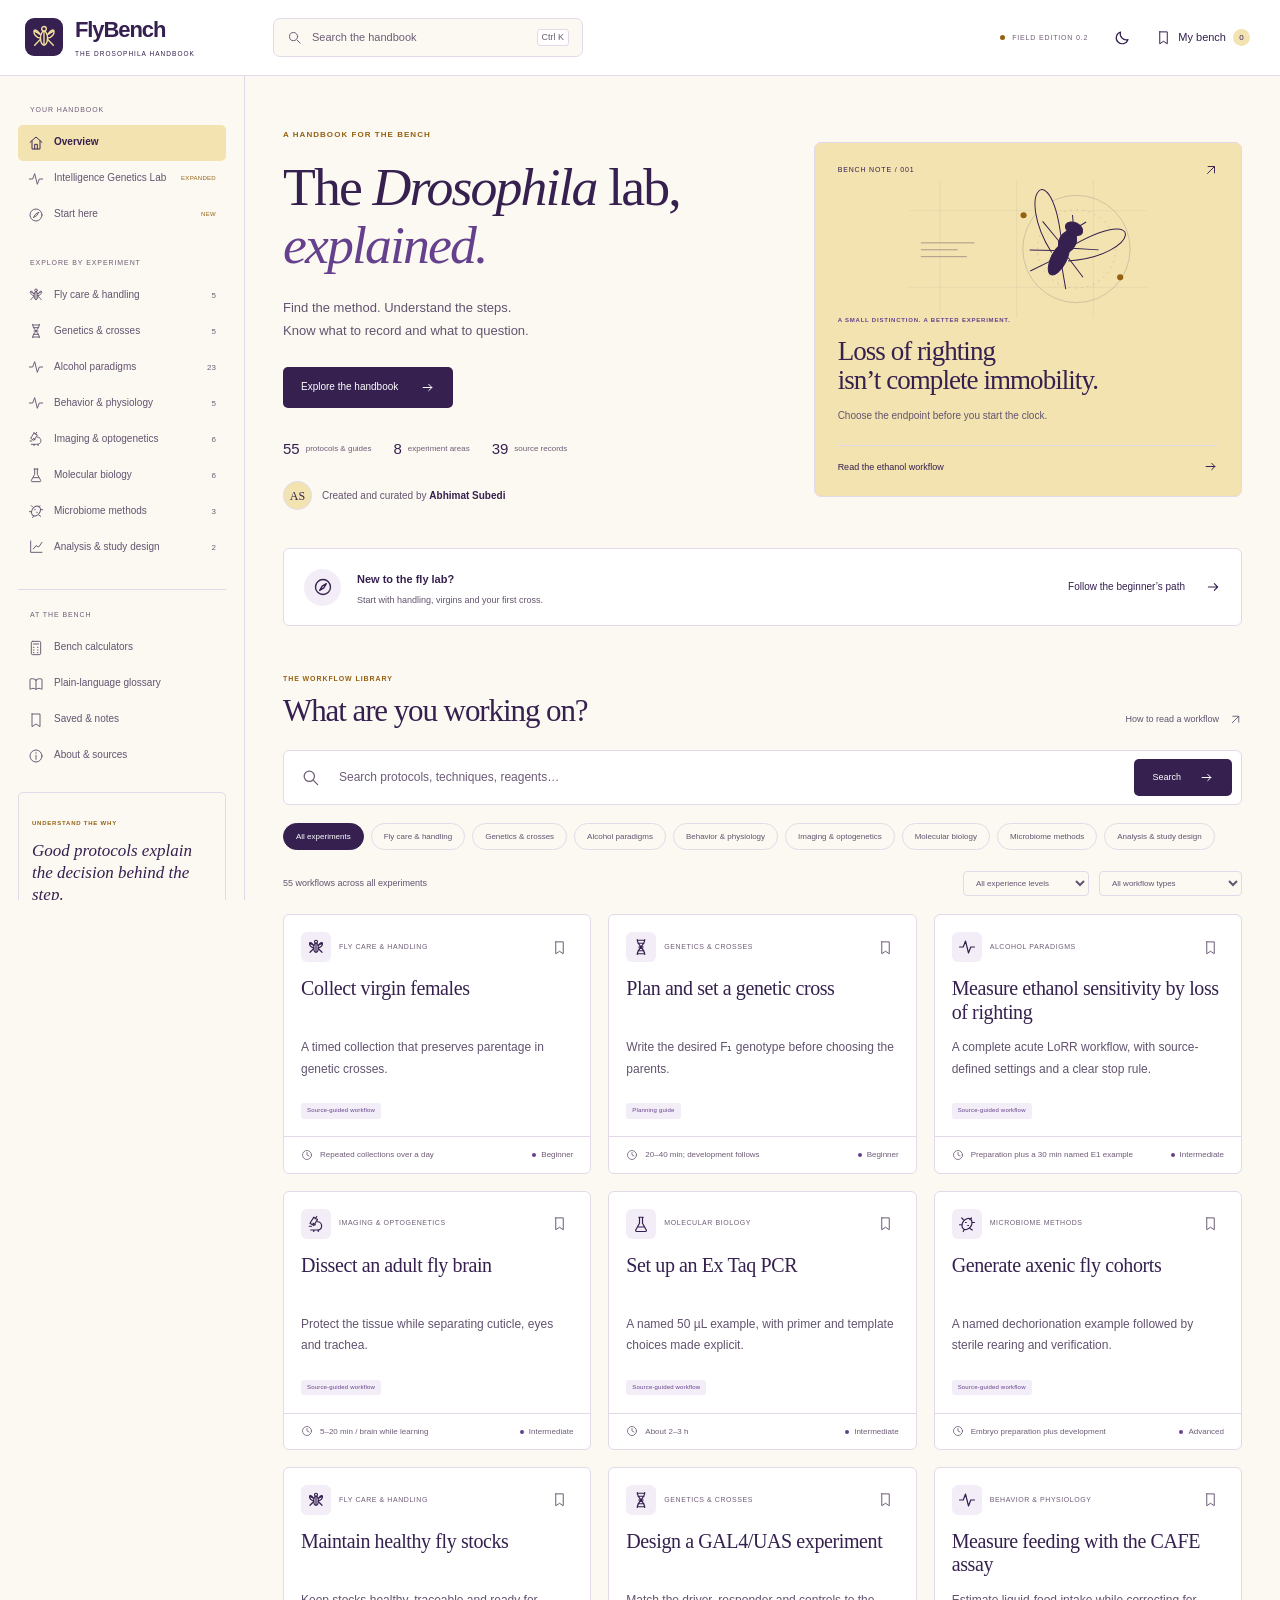
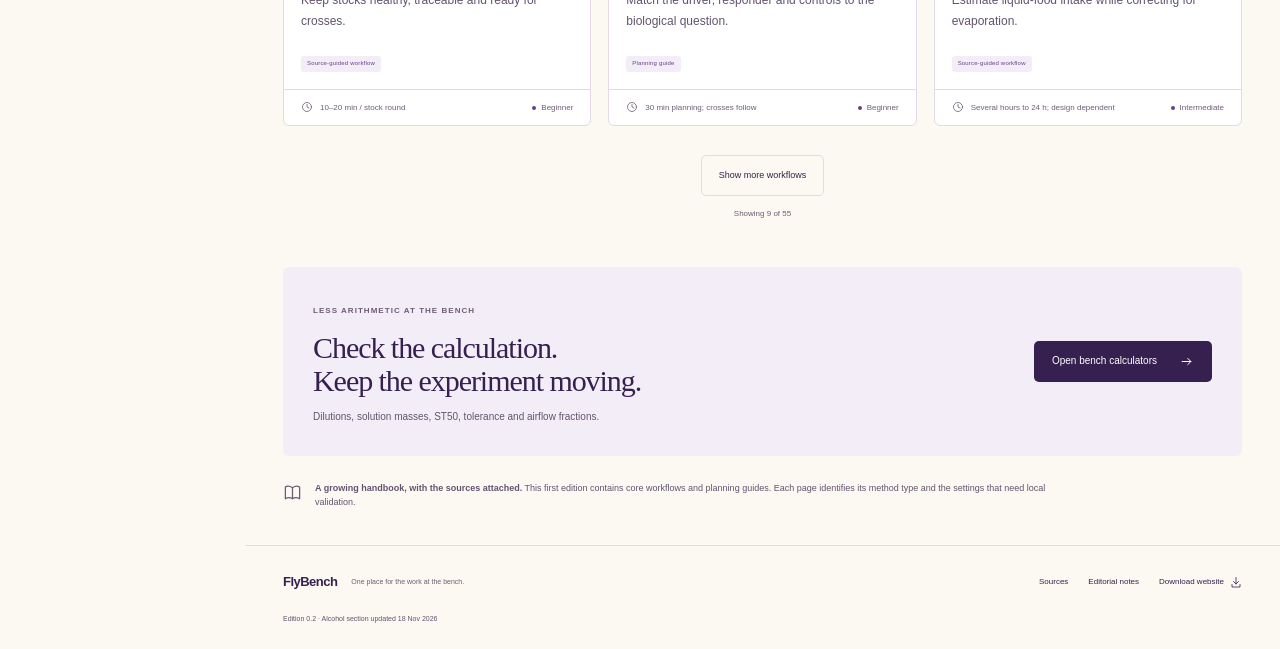
<file: index.html>
<!doctype html><html lang="en"><head><meta charset="utf-8"><meta name="viewport" content="width=device-width,initial-scale=1"><meta name="color-scheme" content="light dark"><title>The Drosophila lab handbook · FlyBench</title><meta name="description" content="A source-linked Drosophila lab handbook with practical workflows, explanations, troubleshooting and bench calculators."><meta name="theme-color" content="#35204f"><meta property="og:title" content="The Drosophila lab handbook · FlyBench"><meta property="og:description" content="A source-linked Drosophila lab handbook with practical workflows, explanations, troubleshooting and bench calculators."><meta property="og:type" content="website"><link rel="icon" type="image/svg+xml" href="assets/favicon.svg?v=20261118-gold-purple"><link rel="stylesheet" href="assets/styles.css?v=20261118-curator-v1"><script src="assets/theme.js"></script><script src="assets/handbook-data.js?v=20261118-igl-v1" defer></script><script src="assets/app.js?v=20261118-igl-v1" defer></script></head><body data-page="index"><svg xmlns="http://www.w3.org/2000/svg" style="display:none" aria-hidden="true"><symbol id="i-fly" viewBox="0 0 24 24"><path d="M12 7v12m-3-9C2 0 1 12 9 13m6-3c7-10 8 2 0 3M9 14l-5 5m11-5 5 5M9 10 4 7m11 3 5-3"/><ellipse cx="12" cy="13" rx="3" ry="6"/><circle cx="12" cy="5" r="2"/></symbol><symbol id="i-book" viewBox="0 0 24 24"><path d="M12 6c-4-3-8-2-9-1v15c3-2 6-2 9 0 3-2 6-2 9 0V5c-2-1-5-2-9 1Zm0 0v14"/></symbol><symbol id="i-dna" viewBox="0 0 24 24"><path d="M7 2c0 8 10 12 10 20M17 2c0 8-10 12-10 20M7 3h10M8 7h8m-7 5h6m-7 5h8M7 21h10"/></symbol><symbol id="i-activity" viewBox="0 0 24 24"><path d="M2 12h5l3-8 4 16 3-8h5"/></symbol><symbol id="i-scope" viewBox="0 0 24 24"><path d="m9 3 5 3-5 8-5-3 5-8Zm2 2 2-3m-5 9 3 2M14 9c7 0 8 11-1 11H5m1-5H3m6 5v2m6-2v2"/></symbol><symbol id="i-tube" viewBox="0 0 24 24"><path d="M9 3h6m-5 0v8L5 20c-.5 1 .3 2 1 2h12c1 0 1.5-1 1-2l-5-9V3M8 16h8"/></symbol><symbol id="i-microbe" viewBox="0 0 24 24"><ellipse cx="12" cy="12" rx="6" ry="8" transform="rotate(35 12 12)"/><path d="M7 6 5 4m11 2 2-2M5 13H2m17-3h3M8 20l-1 2m9-4 3 2m-9-10h1m2 4h1"/></symbol><symbol id="i-chart" viewBox="0 0 24 24"><path d="M4 3v17h17M8 15l4-5 4 2 5-7"/></symbol><symbol id="i-search" viewBox="0 0 24 24"><circle cx="10.5" cy="10.5" r="6.5"/><path d="m16 16 5 5"/></symbol><symbol id="i-arrow" viewBox="0 0 24 24"><path d="M5 12h14m-5-5 5 5-5 5"/></symbol><symbol id="i-external" viewBox="0 0 24 24"><path d="M6 18 18 6M7 6h11v11"/></symbol><symbol id="i-bookmark" viewBox="0 0 24 24"><path d="M6 3h12v19l-6-4-6 4V3Z"/></symbol><symbol id="i-clock" viewBox="0 0 24 24"><circle cx="12" cy="12" r="9"/><path d="M12 7v5l4 2"/></symbol><symbol id="i-check" viewBox="0 0 24 24"><path d="m5 12 4 4L20 5"/></symbol><symbol id="i-print" viewBox="0 0 24 24"><path d="M7 8V3h10v5M6 17H3V9h18v8h-3M7 14h10v8H7v-8Zm10-3h1"/></symbol><symbol id="i-download" viewBox="0 0 24 24"><path d="M12 3v13m-5-5 5 5 5-5M4 17v5h16v-5"/></symbol><symbol id="i-close" viewBox="0 0 24 24"><path d="m5 5 14 14M19 5 5 19"/></symbol><symbol id="i-menu" viewBox="0 0 24 24"><path d="M3 6h18M3 12h18M3 18h18"/></symbol><symbol id="i-home" viewBox="0 0 24 24"><path d="m3 11 9-8 9 8M6 9v12h12V9M10 21v-7h4v7"/></symbol><symbol id="i-compass" viewBox="0 0 24 24"><circle cx="12" cy="12" r="9"/><path d="m16 8-3 5-5 3 3-5 5-3Z"/></symbol><symbol id="i-info" viewBox="0 0 24 24"><circle cx="12" cy="12" r="9"/><path d="M12 11v6m0-10v1"/></symbol><symbol id="i-calculator" viewBox="0 0 24 24"><rect x="5" y="2" width="14" height="20" rx="2"/><path d="M8 6h8M8 11h1m5 0h1m-7 4h1m5 0h1m-7 4h1m5 0h1"/></symbol><symbol id="i-leaf" viewBox="0 0 24 24"><path d="M19 3C6 1 1 13 7 17c6 4 14-3 12-14ZM5 20 16 7"/></symbol><symbol id="i-moon" viewBox="0 0 24 24"><path d="M20 14A8 8 0 0 1 10 4a8 8 0 1 0 10 10Z"/></symbol></svg><a class="skip" href="#main">Skip to content</a><header class="topbar"><a class="brand" href="index.html"><span class="brand-icon"><svg class="icon " viewBox="0 0 24 24" fill="none" stroke="currentColor" stroke-width="1.6" stroke-linecap="round" stroke-linejoin="round" aria-hidden="true"><path d="M12 7v12m-3-9C2 0 1 12 9 13m6-3c7-10 8 2 0 3M9 14l-5 5m11-5 5 5M9 10 4 7m11 3 5-3"/><ellipse cx="12" cy="13" rx="3" ry="6"/><circle cx="12" cy="5" r="2"/></svg></span><span>FlyBench<small>THE DROSOPHILA HANDBOOK</small></span></a><button class="top-search" data-open-search aria-label="Search the handbook"><svg class="icon " viewBox="0 0 24 24" fill="none" stroke="currentColor" stroke-width="1.6" stroke-linecap="round" stroke-linejoin="round" aria-hidden="true"><circle cx="10.5" cy="10.5" r="6.5"/><path d="m16 16 5 5"/></svg><span>Search the handbook</span><kbd>Ctrl K</kbd></button><div class="top-actions"><span class="edition"><span></span> FIELD EDITION 0.2</span><button class="icon-button" data-theme aria-label="Switch to dark theme"><svg class="icon " viewBox="0 0 24 24" fill="none" stroke="currentColor" stroke-width="1.6" stroke-linecap="round" stroke-linejoin="round" aria-hidden="true"><path d="M20 14A8 8 0 0 1 10 4a8 8 0 1 0 10 10Z"/></svg></button><a class="bench-shortcut" href="bench.html"><svg class="icon " viewBox="0 0 24 24" fill="none" stroke="currentColor" stroke-width="1.6" stroke-linecap="round" stroke-linejoin="round" aria-hidden="true"><path d="M6 3h12v19l-6-4-6 4V3Z"/></svg><span>My bench</span><small data-saved-count>0</small></a><button class="icon-button mobile-menu" data-menu aria-label="Open topic navigation" aria-expanded="false" aria-controls="sidebar"><svg class="icon " viewBox="0 0 24 24" fill="none" stroke="currentColor" stroke-width="1.6" stroke-linecap="round" stroke-linejoin="round" aria-hidden="true"><path d="M3 6h18M3 12h18M3 18h18"/></svg></button></div></header><button class="sidebar-backdrop" aria-label="Close topic navigation" data-close-menu hidden></button><aside class="sidebar" id="sidebar"><div class="side-section"><p>YOUR HANDBOOK</p><a href="index.html" data-side="index"><svg class="icon " viewBox="0 0 24 24" fill="none" stroke="currentColor" stroke-width="1.6" stroke-linecap="round" stroke-linejoin="round" aria-hidden="true"><path d="m3 11 9-8 9 8M6 9v12h12V9M10 21v-7h4v7"/></svg><span>Overview</span></a><a href="alcohol.html" data-side="alcohol"><svg class="icon" viewBox="0 0 24 24" aria-hidden="true"><use href="#i-activity"></use></svg><span>Intelligence Genetics Lab</span><i>EXPANDED</i></a><a href="start.html" data-side="start"><svg class="icon " viewBox="0 0 24 24" fill="none" stroke="currentColor" stroke-width="1.6" stroke-linecap="round" stroke-linejoin="round" aria-hidden="true"><circle cx="12" cy="12" r="9"/><path d="m16 8-3 5-5 3 3-5 5-3Z"/></svg><span>Start here</span><i>NEW</i></a></div><div class="side-section"><p>EXPLORE BY EXPERIMENT</p><a href="index.html?category=care#library" data-category-link="care"><svg class="icon " viewBox="0 0 24 24" fill="none" stroke="currentColor" stroke-width="1.6" stroke-linecap="round" stroke-linejoin="round" aria-hidden="true"><path d="M12 7v12m-3-9C2 0 1 12 9 13m6-3c7-10 8 2 0 3M9 14l-5 5m11-5 5 5M9 10 4 7m11 3 5-3"/><ellipse cx="12" cy="13" rx="3" ry="6"/><circle cx="12" cy="5" r="2"/></svg><span>Fly care & handling</span><small>5</small></a><a href="index.html?category=genetics#library" data-category-link="genetics"><svg class="icon " viewBox="0 0 24 24" fill="none" stroke="currentColor" stroke-width="1.6" stroke-linecap="round" stroke-linejoin="round" aria-hidden="true"><path d="M7 2c0 8 10 12 10 20M17 2c0 8-10 12-10 20M7 3h10M8 7h8m-7 5h6m-7 5h8M7 21h10"/></svg><span>Genetics & crosses</span><small>5</small></a><a href="index.html?category=alcohol#library" data-category-link="alcohol"><svg class="icon" viewBox="0 0 24 24" aria-hidden="true"><use href="#i-activity"></use></svg><span>Alcohol paradigms</span><small>23</small></a><a href="index.html?category=behavior#library" data-category-link="behavior"><svg class="icon " viewBox="0 0 24 24" fill="none" stroke="currentColor" stroke-width="1.6" stroke-linecap="round" stroke-linejoin="round" aria-hidden="true"><path d="M2 12h5l3-8 4 16 3-8h5"/></svg><span>Behavior & physiology</span><small>5</small></a><a href="index.html?category=imaging#library" data-category-link="imaging"><svg class="icon " viewBox="0 0 24 24" fill="none" stroke="currentColor" stroke-width="1.6" stroke-linecap="round" stroke-linejoin="round" aria-hidden="true"><path d="m9 3 5 3-5 8-5-3 5-8Zm2 2 2-3m-5 9 3 2M14 9c7 0 8 11-1 11H5m1-5H3m6 5v2m6-2v2"/></svg><span>Imaging & optogenetics</span><small>6</small></a><a href="index.html?category=molecular#library" data-category-link="molecular"><svg class="icon " viewBox="0 0 24 24" fill="none" stroke="currentColor" stroke-width="1.6" stroke-linecap="round" stroke-linejoin="round" aria-hidden="true"><path d="M9 3h6m-5 0v8L5 20c-.5 1 .3 2 1 2h12c1 0 1.5-1 1-2l-5-9V3M8 16h8"/></svg><span>Molecular biology</span><small>6</small></a><a href="index.html?category=microbiome#library" data-category-link="microbiome"><svg class="icon " viewBox="0 0 24 24" fill="none" stroke="currentColor" stroke-width="1.6" stroke-linecap="round" stroke-linejoin="round" aria-hidden="true"><ellipse cx="12" cy="12" rx="6" ry="8" transform="rotate(35 12 12)"/><path d="M7 6 5 4m11 2 2-2M5 13H2m17-3h3M8 20l-1 2m9-4 3 2m-9-10h1m2 4h1"/></svg><span>Microbiome methods</span><small>3</small></a><a href="index.html?category=analysis#library" data-category-link="analysis"><svg class="icon " viewBox="0 0 24 24" fill="none" stroke="currentColor" stroke-width="1.6" stroke-linecap="round" stroke-linejoin="round" aria-hidden="true"><path d="M4 3v17h17M8 15l4-5 4 2 5-7"/></svg><span>Analysis & study design</span><small>2</small></a></div><div class="side-section resources"><p>AT THE BENCH</p><a href="tools.html" data-side="tools"><svg class="icon " viewBox="0 0 24 24" fill="none" stroke="currentColor" stroke-width="1.6" stroke-linecap="round" stroke-linejoin="round" aria-hidden="true"><rect x="5" y="2" width="14" height="20" rx="2"/><path d="M8 6h8M8 11h1m5 0h1m-7 4h1m5 0h1m-7 4h1m5 0h1"/></svg><span>Bench calculators</span></a><a href="glossary.html" data-side="glossary"><svg class="icon " viewBox="0 0 24 24" fill="none" stroke="currentColor" stroke-width="1.6" stroke-linecap="round" stroke-linejoin="round" aria-hidden="true"><path d="M12 6c-4-3-8-2-9-1v15c3-2 6-2 9 0 3-2 6-2 9 0V5c-2-1-5-2-9 1Zm0 0v14"/></svg><span>Plain-language glossary</span></a><a href="bench.html" data-side="bench"><svg class="icon " viewBox="0 0 24 24" fill="none" stroke="currentColor" stroke-width="1.6" stroke-linecap="round" stroke-linejoin="round" aria-hidden="true"><path d="M6 3h12v19l-6-4-6 4V3Z"/></svg><span>Saved & notes</span></a><a href="about.html" data-side="about"><svg class="icon " viewBox="0 0 24 24" fill="none" stroke="currentColor" stroke-width="1.6" stroke-linecap="round" stroke-linejoin="round" aria-hidden="true"><circle cx="12" cy="12" r="9"/><path d="M12 11v6m0-10v1"/></svg><span>About & sources</span></a></div><div class="sidebar-note"><span class="tiny-caps">UNDERSTAND THE WHY</span><p>Good protocols explain the decision behind the step.</p><a href="about.html#editorial">How this handbook is written <svg class="icon " viewBox="0 0 24 24" fill="none" stroke="currentColor" stroke-width="1.6" stroke-linecap="round" stroke-linejoin="round" aria-hidden="true"><path d="M5 12h14m-5-5 5 5-5 5"/></svg></a></div><div class="sidebar-bottom">55 workflows · 8 sections<span>Source-linked editorial draft</span></div></aside><div class="app-main"><main id="main"><div class="page-wrap"><section class="home-hero"><div class="hero-text"><p class="eyebrow">A HANDBOOK FOR THE BENCH</p><h1>The <i>Drosophila</i> lab,<br><em>explained.</em></h1><p>Find the method. Understand the steps.<br>Know what to record and what to question.</p><a class="button dark" href="#library">Explore the handbook <svg class="icon " viewBox="0 0 24 24" fill="none" stroke="currentColor" stroke-width="1.6" stroke-linecap="round" stroke-linejoin="round" aria-hidden="true"><path d="M5 12h14m-5-5 5 5-5 5"/></svg></a><div class="hero-metrics"><span><strong>55</strong> protocols & guides</span><span><strong>8</strong> experiment areas</span><span><strong>39</strong> source records</span></div><a class="curator-credit" href="about.html#curator"><span class="curator-credit-initials" aria-hidden="true">AS</span><span>Created and curated by <strong>Abhimat Subedi</strong></span></a></div><a class="field-card" href="protocol.html?slug=ethanol-sensitivity"><div class="field-card-heading"><span>BENCH NOTE / 001</span><svg class="icon " viewBox="0 0 24 24" fill="none" stroke="currentColor" stroke-width="1.6" stroke-linecap="round" stroke-linejoin="round" aria-hidden="true"><path d="M6 18 18 6M7 6h11v11"/></svg></div><svg class="hero-art" viewBox="0 0 310 180" fill="none" xmlns="http://www.w3.org/2000/svg" aria-hidden="true"><g stroke="currentColor" opacity=".22"><circle cx="218" cy="90" r="70"/><circle cx="218" cy="90" r="51" stroke-dasharray="2 6"/><path d="M0 140h310M0 40h310M40 0v180M140 0v180M240 0v180" opacity=".3"/></g><g transform="translate(204 85) rotate(27)" stroke="currentColor" stroke-width="1.3"><path d="M-6 0C-70-100-93-31-12 17M6 0C70-100 93-31 12 17" fill="var(--green)"/><path d="M-9 0-41-14M9 0l32-14M-10 13-39 27M10 13l29 14M-8 27-26 51M8 27l18 24"/><ellipse cy="20" rx="10" ry="23" fill="currentColor"/><ellipse cy="-5" rx="11" ry="15" fill="currentColor"/><ellipse cy="-24" rx="12" ry="8" fill="currentColor"/><path d="m-5-31-5-8m15 8 5-8"/></g><g fill="var(--ochre)"><circle cx="149" cy="46" r="4"/><circle cx="275" cy="127" r="4"/></g><path d="M15 82h70m-70 9h48m-48 9h60" stroke="currentColor" opacity=".5"/></svg><p class="tiny-caps">A SMALL DISTINCTION. A BETTER EXPERIMENT.</p><h2>Loss of righting<br>isn’t complete immobility.</h2><p>Choose the endpoint before you start the clock.</p><span class="field-card-link">Read the ethanol workflow <svg class="icon " viewBox="0 0 24 24" fill="none" stroke="currentColor" stroke-width="1.6" stroke-linecap="round" stroke-linejoin="round" aria-hidden="true"><path d="M5 12h14m-5-5 5 5-5 5"/></svg></span></a></section><section class="quick-path"><span class="path-icon"><svg class="icon " viewBox="0 0 24 24" fill="none" stroke="currentColor" stroke-width="1.6" stroke-linecap="round" stroke-linejoin="round" aria-hidden="true"><circle cx="12" cy="12" r="9"/><path d="m16 8-3 5-5 3 3-5 5-3Z"/></svg></span><div><strong>New to the fly lab?</strong><p>Start with handling, virgins and your first cross.</p></div><a href="start.html">Follow the beginner’s path <svg class="icon " viewBox="0 0 24 24" fill="none" stroke="currentColor" stroke-width="1.6" stroke-linecap="round" stroke-linejoin="round" aria-hidden="true"><path d="M5 12h14m-5-5 5 5-5 5"/></svg></a></section><section class="library-section" id="library"><div class="section-heading"><div><p class="eyebrow">THE WORKFLOW LIBRARY</p><h2>What are you working on?</h2></div><a class="subtle-link" href="about.html#editorial">How to read a workflow <svg class="icon " viewBox="0 0 24 24" fill="none" stroke="currentColor" stroke-width="1.6" stroke-linecap="round" stroke-linejoin="round" aria-hidden="true"><path d="M6 18 18 6M7 6h11v11"/></svg></a></div><form class="library-search" role="search"><label for="library-query"><svg class="icon " viewBox="0 0 24 24" fill="none" stroke="currentColor" stroke-width="1.6" stroke-linecap="round" stroke-linejoin="round" aria-hidden="true"><circle cx="10.5" cy="10.5" r="6.5"/><path d="m16 16 5 5"/></svg><span class="sr-only">Search workflows</span></label><input id="library-query" type="search" name="q" placeholder="Search protocols, techniques, reagents…" autocomplete="off"><button class="button dark" type="submit">Search <svg class="icon " viewBox="0 0 24 24" fill="none" stroke="currentColor" stroke-width="1.6" stroke-linecap="round" stroke-linejoin="round" aria-hidden="true"><path d="M5 12h14m-5-5 5 5-5 5"/></svg></button></form><div class="category-chips" role="group" aria-label="Filter by experiment"><button class="chip active" data-category="all" aria-pressed="true">All experiments</button><button class="chip" data-category="care" aria-pressed="false">Fly care & handling</button><button class="chip" data-category="genetics" aria-pressed="false">Genetics & crosses</button><button class="chip" data-category="alcohol" aria-pressed="false">Alcohol paradigms</button><button class="chip" data-category="behavior" aria-pressed="false">Behavior & physiology</button><button class="chip" data-category="imaging" aria-pressed="false">Imaging & optogenetics</button><button class="chip" data-category="molecular" aria-pressed="false">Molecular biology</button><button class="chip" data-category="microbiome" aria-pressed="false">Microbiome methods</button><button class="chip" data-category="analysis" aria-pressed="false">Analysis & study design</button></div><div class="library-controls"><p id="result-count" aria-live="polite"></p><div><label for="level-filter" class="sr-only">Filter by experience level</label><select id="level-filter"><option value="all">All experience levels</option><option>Beginner</option><option>Intermediate</option><option>Advanced</option></select><label for="kind-filter" class="sr-only">Filter by workflow type</label><select id="kind-filter"><option value="all">All workflow types</option><option value="source">Source-guided workflows</option><option value="guide">Guides</option><option value="template">Lab templates</option></select></div></div><div id="protocol-grid" class="protocol-grid"></div><div class="load-more-row"><button class="button outline" id="load-more">Show more workflows</button><span id="shown-count"></span></div><div class="library-empty" hidden><span><svg class="icon " viewBox="0 0 24 24" fill="none" stroke="currentColor" stroke-width="1.6" stroke-linecap="round" stroke-linejoin="round" aria-hidden="true"><circle cx="10.5" cy="10.5" r="6.5"/><path d="m16 16 5 5"/></svg></span><h3>No workflows match yet.</h3><p>Try a shorter term or clear your filters.</p><button class="button outline" data-clear-filters>Clear filters</button></div></section><section class="tools-promo"><div><span class="tiny-caps">LESS ARITHMETIC AT THE BENCH</span><h2>Check the calculation.<br>Keep the experiment moving.</h2><p>Dilutions, solution masses, ST50, tolerance and airflow fractions.</p></div><a class="button dark" href="tools.html">Open bench calculators <svg class="icon " viewBox="0 0 24 24" fill="none" stroke="currentColor" stroke-width="1.6" stroke-linecap="round" stroke-linejoin="round" aria-hidden="true"><path d="M5 12h14m-5-5 5 5-5 5"/></svg></a></section><div class="scope-note"><svg class="icon " viewBox="0 0 24 24" fill="none" stroke="currentColor" stroke-width="1.6" stroke-linecap="round" stroke-linejoin="round" aria-hidden="true"><path d="M12 6c-4-3-8-2-9-1v15c3-2 6-2 9 0 3-2 6-2 9 0V5c-2-1-5-2-9 1Zm0 0v14"/></svg><p><strong>A growing handbook, with the sources attached.</strong> This first edition contains core workflows and planning guides. Each page identifies its method type and the settings that need local validation.</p></div></div></main><footer class="site-footer"><div><strong>FlyBench</strong><span>One place for the work at the bench.</span></div><nav aria-label="Footer navigation"><a href="about.html#sources">Sources</a><a href="about.html#editorial">Editorial notes</a><a href="assets/FlyBench_GitHub_Pages.zip" download>Download website <svg class="icon " viewBox="0 0 24 24" fill="none" stroke="currentColor" stroke-width="1.6" stroke-linecap="round" stroke-linejoin="round" aria-hidden="true"><path d="M12 3v13m-5-5 5 5 5-5M4 17v5h16v-5"/></svg></a></nav><p>Edition 0.2 · Alcohol section updated 18 Nov 2026</p></footer><dialog class="search-dialog" aria-labelledby="search-title"><div class="search-dialog-top"><h2 id="search-title">Find your next step.</h2><button class="icon-button" data-close-search aria-label="Close search"><svg class="icon " viewBox="0 0 24 24" fill="none" stroke="currentColor" stroke-width="1.6" stroke-linecap="round" stroke-linejoin="round" aria-hidden="true"><path d="m5 5 14 14M19 5 5 19"/></svg></button></div><label class="modal-search"><svg class="icon " viewBox="0 0 24 24" fill="none" stroke="currentColor" stroke-width="1.6" stroke-linecap="round" stroke-linejoin="round" aria-hidden="true"><circle cx="10.5" cy="10.5" r="6.5"/><path d="m16 16 5 5"/></svg><input type="search" id="global-search" placeholder="Try ‘virgin’, ‘ethanol’, ‘PCR’…" aria-label="Search all handbook workflows"></label><p class="search-status" aria-live="polite"></p><div class="global-results"></div><div class="search-dialog-bottom">Search titles, steps, materials and definitions.<kbd>Esc to close</kbd></div></dialog><div class="toast" role="status" aria-live="polite"></div></div></body></html>
</file>
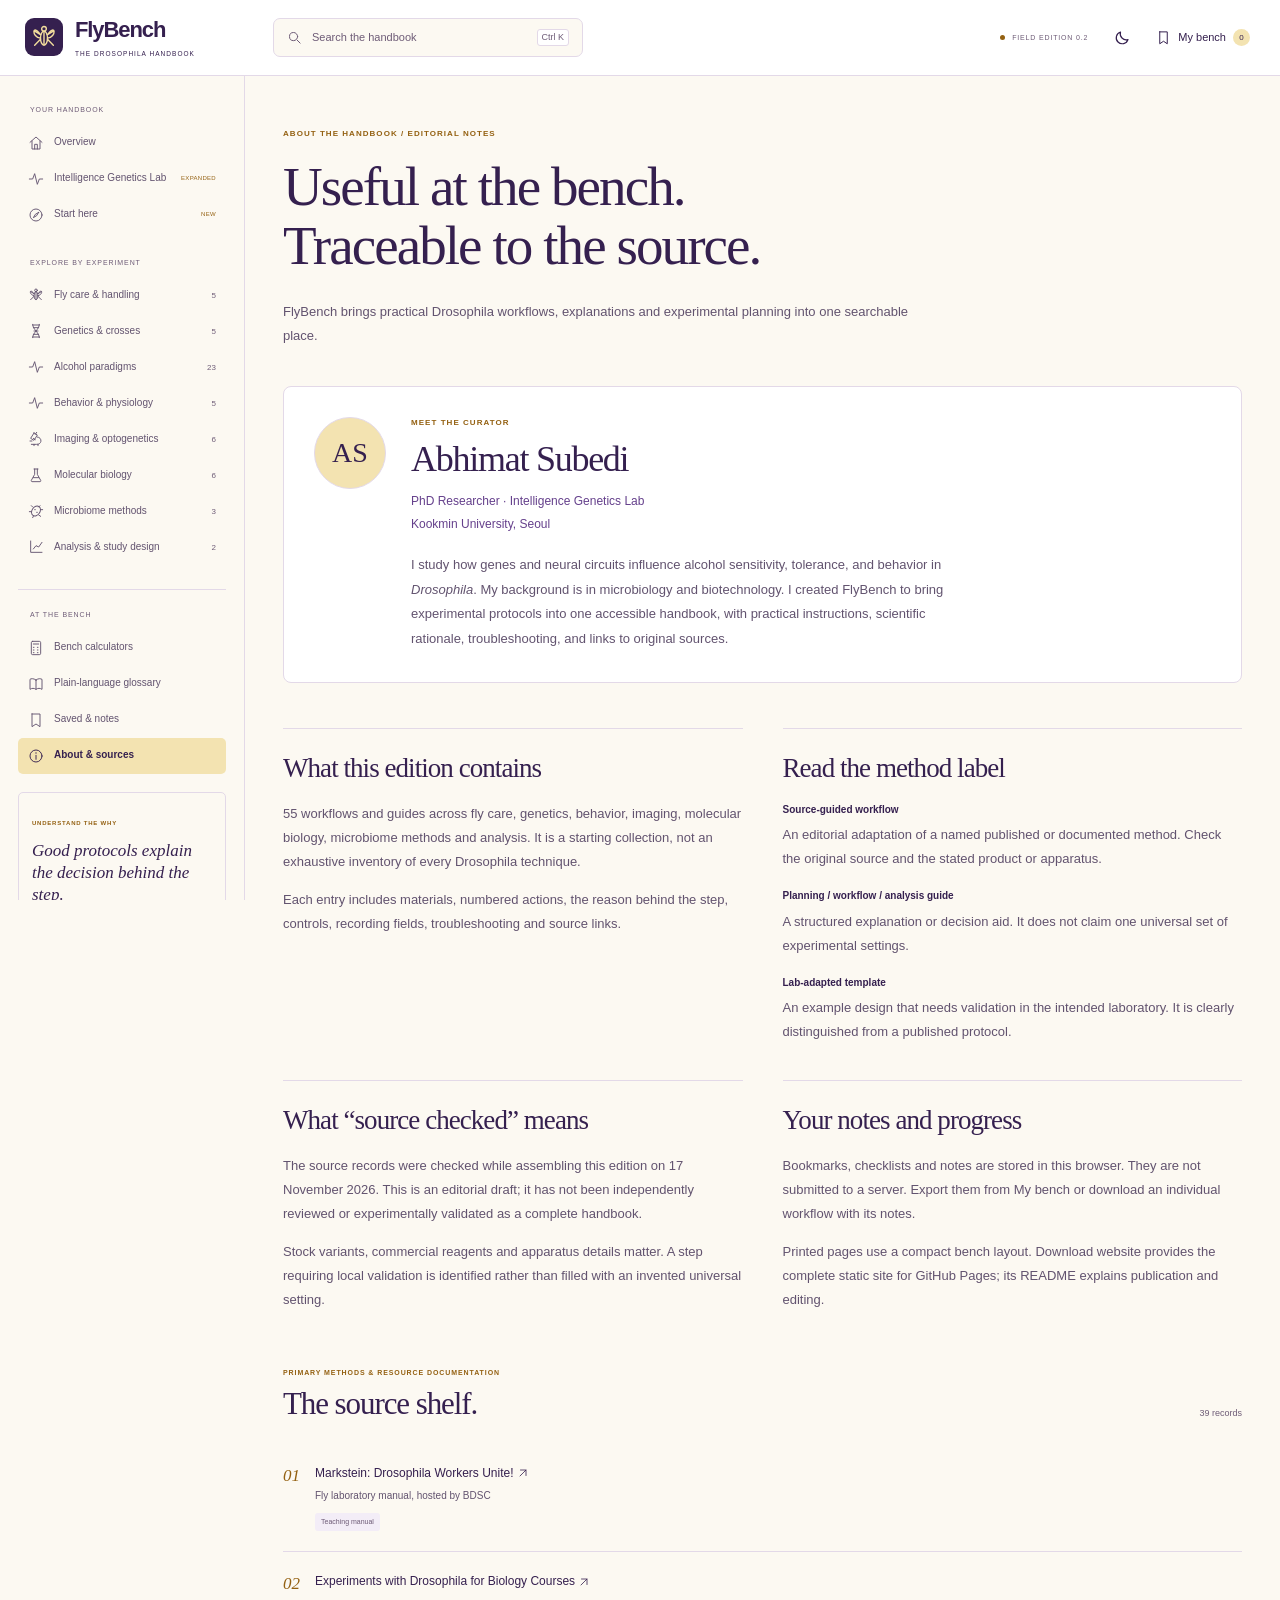
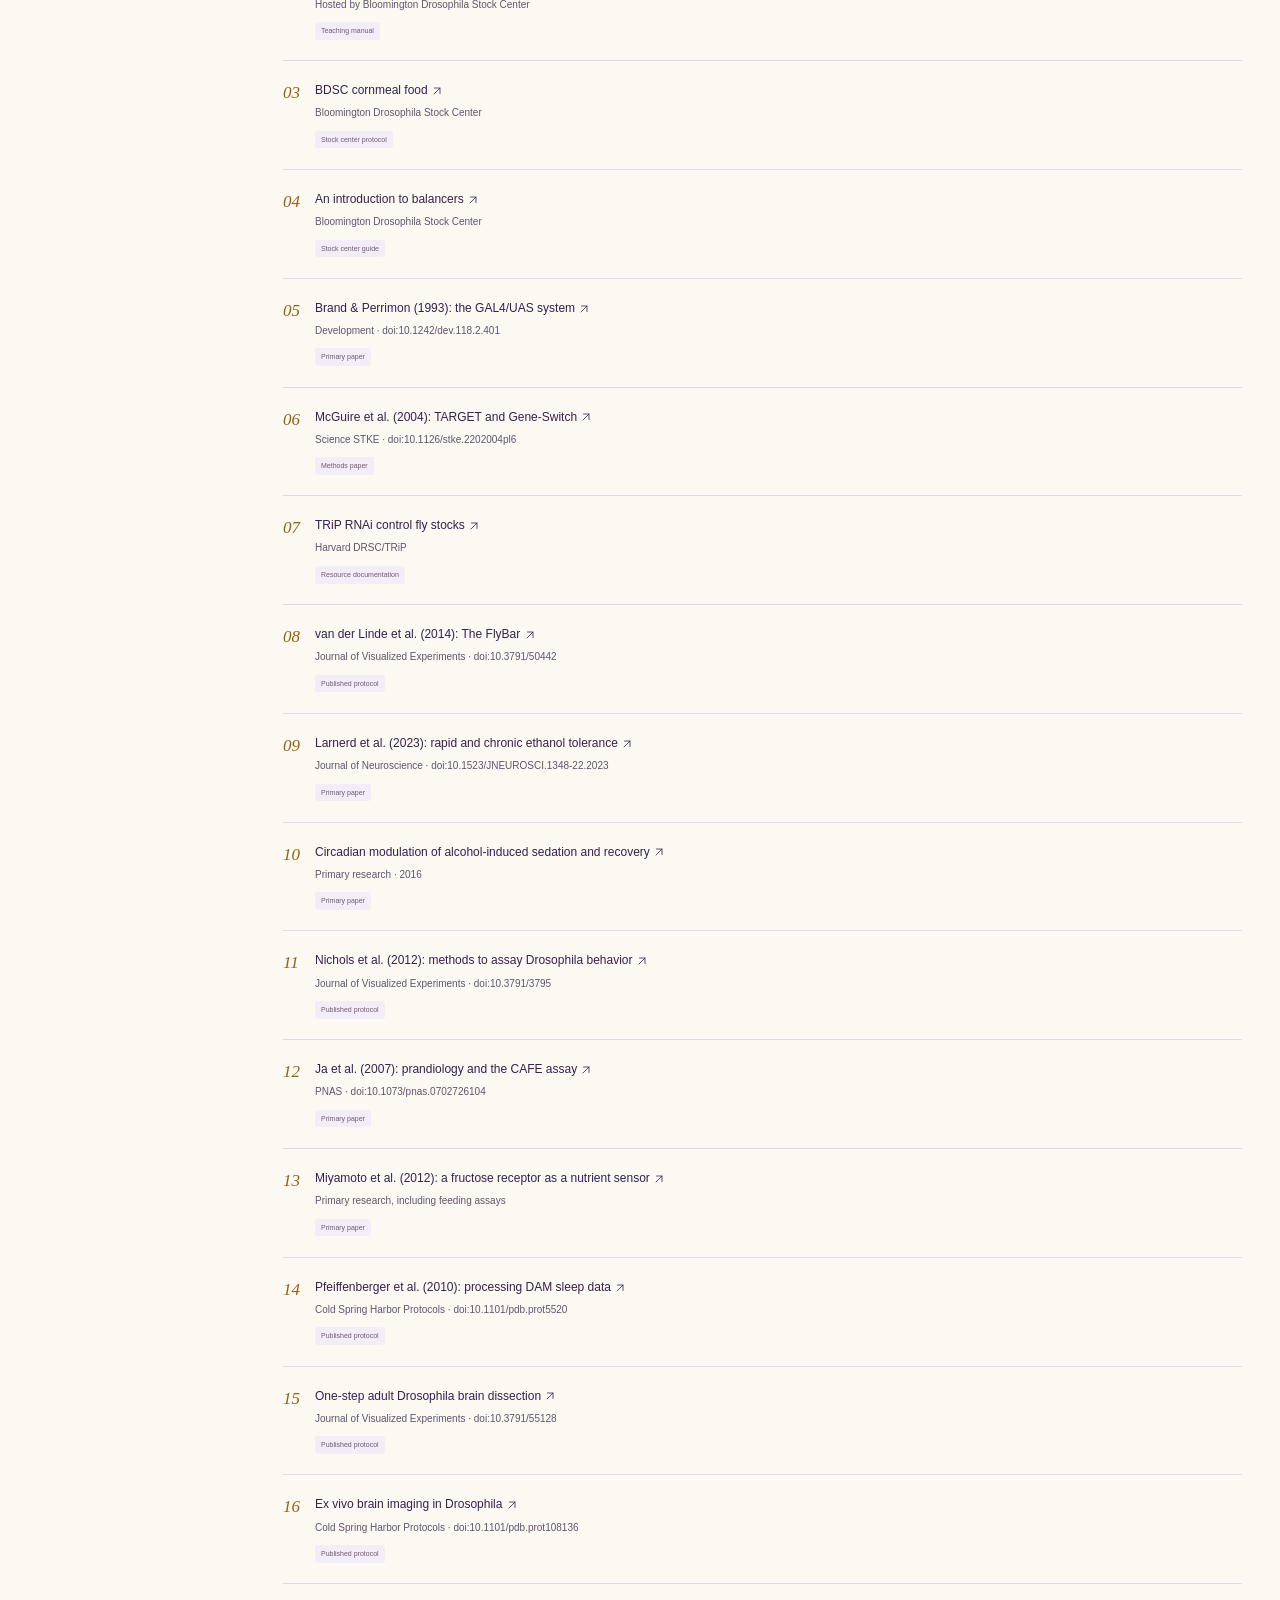
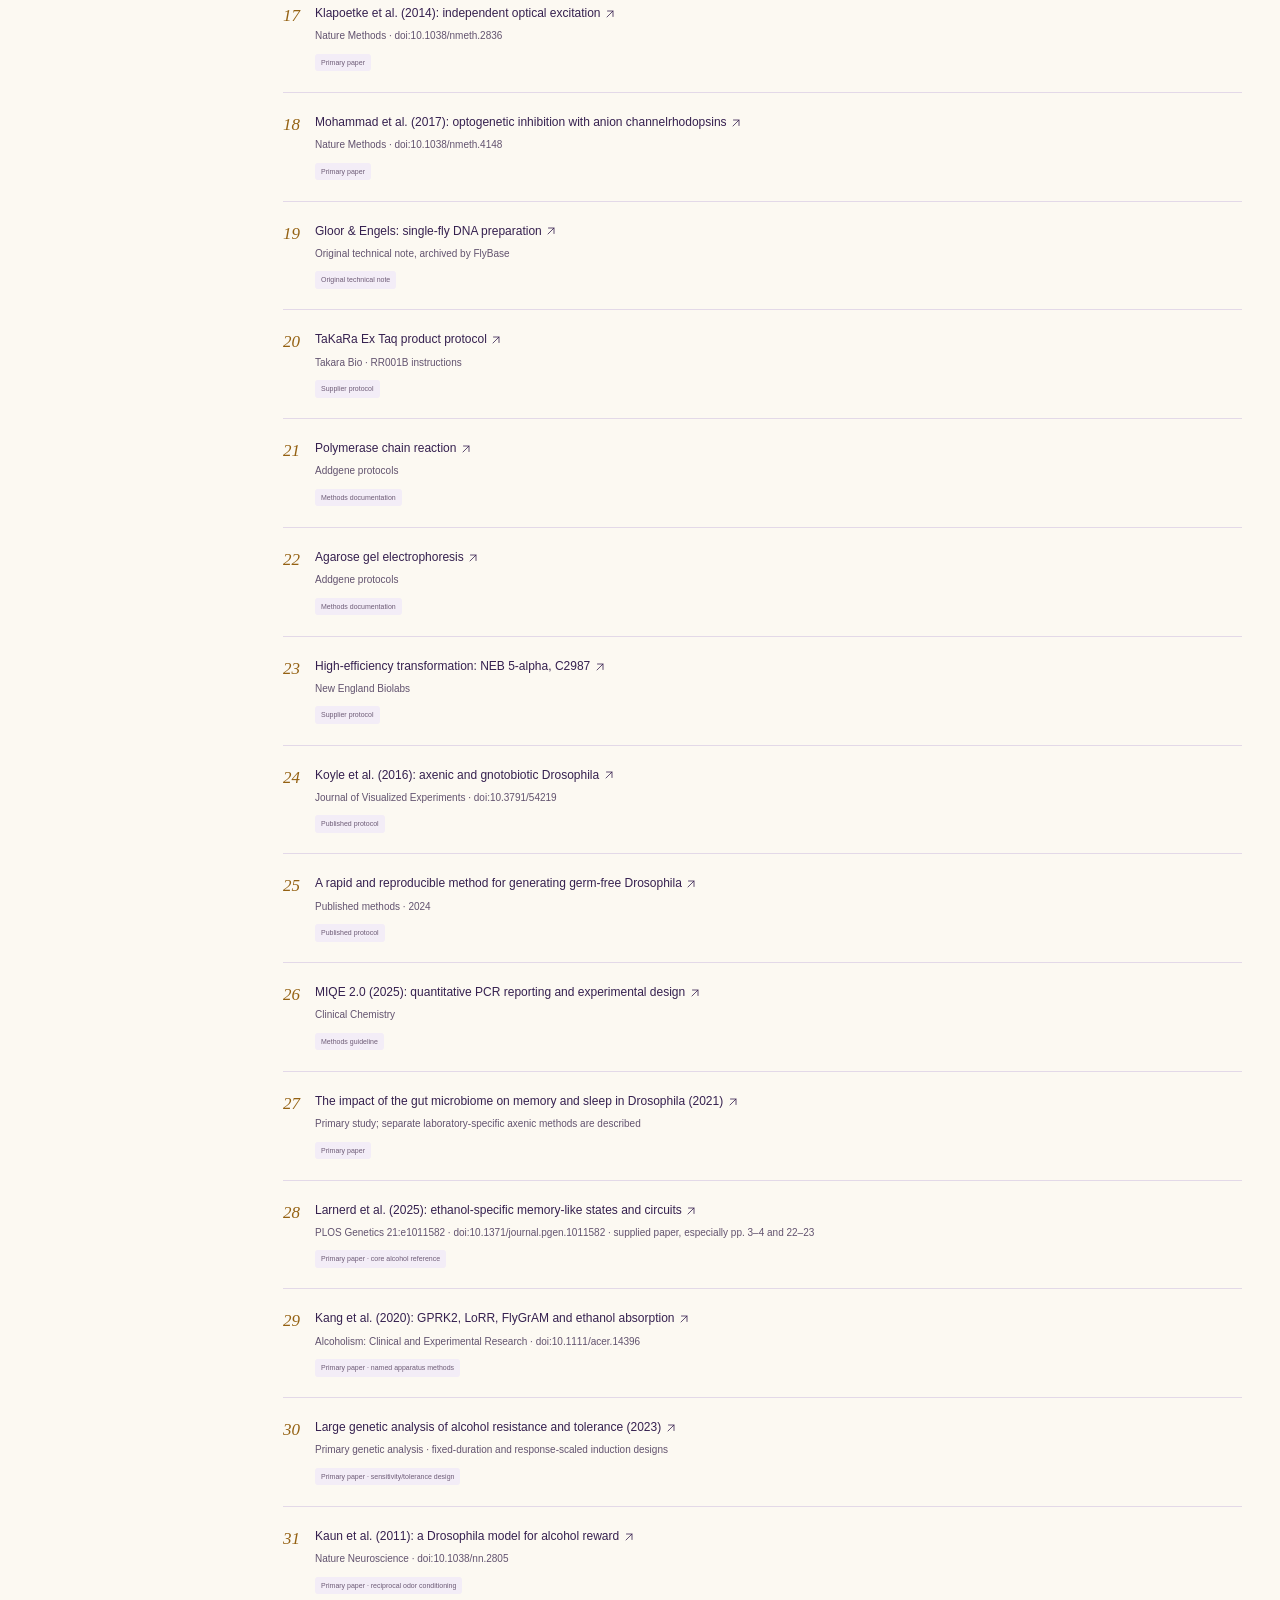
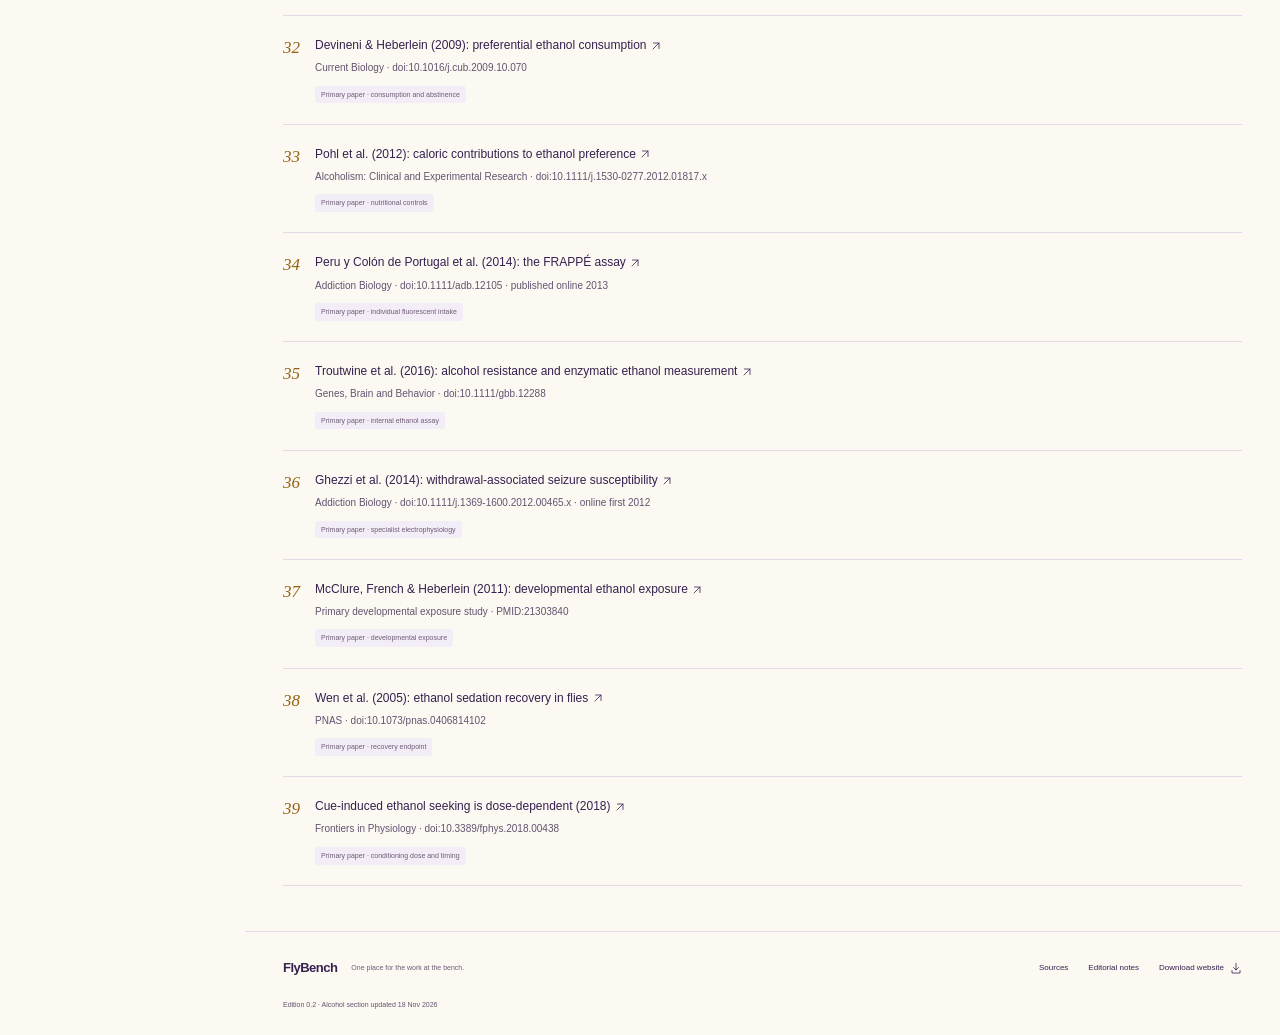
<file: about.html>
<!doctype html><html lang="en"><head><meta charset="utf-8"><meta name="viewport" content="width=device-width,initial-scale=1"><meta name="color-scheme" content="light dark"><title>About and sources · FlyBench</title><meta name="description" content="Read the handbook’s scope, method labels, editorial provenance and original source records."><meta name="theme-color" content="#35204f"><meta property="og:title" content="About and sources · FlyBench"><meta property="og:description" content="Read the handbook’s scope, method labels, editorial provenance and original source records."><meta property="og:type" content="website"><link rel="icon" type="image/svg+xml" href="assets/favicon.svg?v=20261118-gold-purple"><link rel="stylesheet" href="assets/styles.css?v=20261118-curator-v1"><script src="assets/theme.js"></script><script src="assets/handbook-data.js?v=20261118-igl-v1" defer></script><script src="assets/app.js?v=20261118-igl-v1" defer></script></head><body data-page="about"><svg xmlns="http://www.w3.org/2000/svg" style="display:none" aria-hidden="true"><symbol id="i-fly" viewBox="0 0 24 24"><path d="M12 7v12m-3-9C2 0 1 12 9 13m6-3c7-10 8 2 0 3M9 14l-5 5m11-5 5 5M9 10 4 7m11 3 5-3"/><ellipse cx="12" cy="13" rx="3" ry="6"/><circle cx="12" cy="5" r="2"/></symbol><symbol id="i-book" viewBox="0 0 24 24"><path d="M12 6c-4-3-8-2-9-1v15c3-2 6-2 9 0 3-2 6-2 9 0V5c-2-1-5-2-9 1Zm0 0v14"/></symbol><symbol id="i-dna" viewBox="0 0 24 24"><path d="M7 2c0 8 10 12 10 20M17 2c0 8-10 12-10 20M7 3h10M8 7h8m-7 5h6m-7 5h8M7 21h10"/></symbol><symbol id="i-activity" viewBox="0 0 24 24"><path d="M2 12h5l3-8 4 16 3-8h5"/></symbol><symbol id="i-scope" viewBox="0 0 24 24"><path d="m9 3 5 3-5 8-5-3 5-8Zm2 2 2-3m-5 9 3 2M14 9c7 0 8 11-1 11H5m1-5H3m6 5v2m6-2v2"/></symbol><symbol id="i-tube" viewBox="0 0 24 24"><path d="M9 3h6m-5 0v8L5 20c-.5 1 .3 2 1 2h12c1 0 1.5-1 1-2l-5-9V3M8 16h8"/></symbol><symbol id="i-microbe" viewBox="0 0 24 24"><ellipse cx="12" cy="12" rx="6" ry="8" transform="rotate(35 12 12)"/><path d="M7 6 5 4m11 2 2-2M5 13H2m17-3h3M8 20l-1 2m9-4 3 2m-9-10h1m2 4h1"/></symbol><symbol id="i-chart" viewBox="0 0 24 24"><path d="M4 3v17h17M8 15l4-5 4 2 5-7"/></symbol><symbol id="i-search" viewBox="0 0 24 24"><circle cx="10.5" cy="10.5" r="6.5"/><path d="m16 16 5 5"/></symbol><symbol id="i-arrow" viewBox="0 0 24 24"><path d="M5 12h14m-5-5 5 5-5 5"/></symbol><symbol id="i-external" viewBox="0 0 24 24"><path d="M6 18 18 6M7 6h11v11"/></symbol><symbol id="i-bookmark" viewBox="0 0 24 24"><path d="M6 3h12v19l-6-4-6 4V3Z"/></symbol><symbol id="i-clock" viewBox="0 0 24 24"><circle cx="12" cy="12" r="9"/><path d="M12 7v5l4 2"/></symbol><symbol id="i-check" viewBox="0 0 24 24"><path d="m5 12 4 4L20 5"/></symbol><symbol id="i-print" viewBox="0 0 24 24"><path d="M7 8V3h10v5M6 17H3V9h18v8h-3M7 14h10v8H7v-8Zm10-3h1"/></symbol><symbol id="i-download" viewBox="0 0 24 24"><path d="M12 3v13m-5-5 5 5 5-5M4 17v5h16v-5"/></symbol><symbol id="i-close" viewBox="0 0 24 24"><path d="m5 5 14 14M19 5 5 19"/></symbol><symbol id="i-menu" viewBox="0 0 24 24"><path d="M3 6h18M3 12h18M3 18h18"/></symbol><symbol id="i-home" viewBox="0 0 24 24"><path d="m3 11 9-8 9 8M6 9v12h12V9M10 21v-7h4v7"/></symbol><symbol id="i-compass" viewBox="0 0 24 24"><circle cx="12" cy="12" r="9"/><path d="m16 8-3 5-5 3 3-5 5-3Z"/></symbol><symbol id="i-info" viewBox="0 0 24 24"><circle cx="12" cy="12" r="9"/><path d="M12 11v6m0-10v1"/></symbol><symbol id="i-calculator" viewBox="0 0 24 24"><rect x="5" y="2" width="14" height="20" rx="2"/><path d="M8 6h8M8 11h1m5 0h1m-7 4h1m5 0h1m-7 4h1m5 0h1"/></symbol><symbol id="i-leaf" viewBox="0 0 24 24"><path d="M19 3C6 1 1 13 7 17c6 4 14-3 12-14ZM5 20 16 7"/></symbol><symbol id="i-moon" viewBox="0 0 24 24"><path d="M20 14A8 8 0 0 1 10 4a8 8 0 1 0 10 10Z"/></symbol></svg><a class="skip" href="#main">Skip to content</a><header class="topbar"><a class="brand" href="index.html"><span class="brand-icon"><svg class="icon " viewBox="0 0 24 24" fill="none" stroke="currentColor" stroke-width="1.6" stroke-linecap="round" stroke-linejoin="round" aria-hidden="true"><path d="M12 7v12m-3-9C2 0 1 12 9 13m6-3c7-10 8 2 0 3M9 14l-5 5m11-5 5 5M9 10 4 7m11 3 5-3"/><ellipse cx="12" cy="13" rx="3" ry="6"/><circle cx="12" cy="5" r="2"/></svg></span><span>FlyBench<small>THE DROSOPHILA HANDBOOK</small></span></a><button class="top-search" data-open-search aria-label="Search the handbook"><svg class="icon " viewBox="0 0 24 24" fill="none" stroke="currentColor" stroke-width="1.6" stroke-linecap="round" stroke-linejoin="round" aria-hidden="true"><circle cx="10.5" cy="10.5" r="6.5"/><path d="m16 16 5 5"/></svg><span>Search the handbook</span><kbd>Ctrl K</kbd></button><div class="top-actions"><span class="edition"><span></span> FIELD EDITION 0.2</span><button class="icon-button" data-theme aria-label="Switch to dark theme"><svg class="icon " viewBox="0 0 24 24" fill="none" stroke="currentColor" stroke-width="1.6" stroke-linecap="round" stroke-linejoin="round" aria-hidden="true"><path d="M20 14A8 8 0 0 1 10 4a8 8 0 1 0 10 10Z"/></svg></button><a class="bench-shortcut" href="bench.html"><svg class="icon " viewBox="0 0 24 24" fill="none" stroke="currentColor" stroke-width="1.6" stroke-linecap="round" stroke-linejoin="round" aria-hidden="true"><path d="M6 3h12v19l-6-4-6 4V3Z"/></svg><span>My bench</span><small data-saved-count>0</small></a><button class="icon-button mobile-menu" data-menu aria-label="Open topic navigation" aria-expanded="false" aria-controls="sidebar"><svg class="icon " viewBox="0 0 24 24" fill="none" stroke="currentColor" stroke-width="1.6" stroke-linecap="round" stroke-linejoin="round" aria-hidden="true"><path d="M3 6h18M3 12h18M3 18h18"/></svg></button></div></header><button class="sidebar-backdrop" aria-label="Close topic navigation" data-close-menu hidden></button><aside class="sidebar" id="sidebar"><div class="side-section"><p>YOUR HANDBOOK</p><a href="index.html" data-side="index"><svg class="icon " viewBox="0 0 24 24" fill="none" stroke="currentColor" stroke-width="1.6" stroke-linecap="round" stroke-linejoin="round" aria-hidden="true"><path d="m3 11 9-8 9 8M6 9v12h12V9M10 21v-7h4v7"/></svg><span>Overview</span></a><a href="alcohol.html" data-side="alcohol"><svg class="icon" viewBox="0 0 24 24" aria-hidden="true"><use href="#i-activity"></use></svg><span>Intelligence Genetics Lab</span><i>EXPANDED</i></a><a href="start.html" data-side="start"><svg class="icon " viewBox="0 0 24 24" fill="none" stroke="currentColor" stroke-width="1.6" stroke-linecap="round" stroke-linejoin="round" aria-hidden="true"><circle cx="12" cy="12" r="9"/><path d="m16 8-3 5-5 3 3-5 5-3Z"/></svg><span>Start here</span><i>NEW</i></a></div><div class="side-section"><p>EXPLORE BY EXPERIMENT</p><a href="index.html?category=care#library" data-category-link="care"><svg class="icon " viewBox="0 0 24 24" fill="none" stroke="currentColor" stroke-width="1.6" stroke-linecap="round" stroke-linejoin="round" aria-hidden="true"><path d="M12 7v12m-3-9C2 0 1 12 9 13m6-3c7-10 8 2 0 3M9 14l-5 5m11-5 5 5M9 10 4 7m11 3 5-3"/><ellipse cx="12" cy="13" rx="3" ry="6"/><circle cx="12" cy="5" r="2"/></svg><span>Fly care & handling</span><small>5</small></a><a href="index.html?category=genetics#library" data-category-link="genetics"><svg class="icon " viewBox="0 0 24 24" fill="none" stroke="currentColor" stroke-width="1.6" stroke-linecap="round" stroke-linejoin="round" aria-hidden="true"><path d="M7 2c0 8 10 12 10 20M17 2c0 8-10 12-10 20M7 3h10M8 7h8m-7 5h6m-7 5h8M7 21h10"/></svg><span>Genetics & crosses</span><small>5</small></a><a href="index.html?category=alcohol#library" data-category-link="alcohol"><svg class="icon" viewBox="0 0 24 24" aria-hidden="true"><use href="#i-activity"></use></svg><span>Alcohol paradigms</span><small>23</small></a><a href="index.html?category=behavior#library" data-category-link="behavior"><svg class="icon " viewBox="0 0 24 24" fill="none" stroke="currentColor" stroke-width="1.6" stroke-linecap="round" stroke-linejoin="round" aria-hidden="true"><path d="M2 12h5l3-8 4 16 3-8h5"/></svg><span>Behavior & physiology</span><small>5</small></a><a href="index.html?category=imaging#library" data-category-link="imaging"><svg class="icon " viewBox="0 0 24 24" fill="none" stroke="currentColor" stroke-width="1.6" stroke-linecap="round" stroke-linejoin="round" aria-hidden="true"><path d="m9 3 5 3-5 8-5-3 5-8Zm2 2 2-3m-5 9 3 2M14 9c7 0 8 11-1 11H5m1-5H3m6 5v2m6-2v2"/></svg><span>Imaging & optogenetics</span><small>6</small></a><a href="index.html?category=molecular#library" data-category-link="molecular"><svg class="icon " viewBox="0 0 24 24" fill="none" stroke="currentColor" stroke-width="1.6" stroke-linecap="round" stroke-linejoin="round" aria-hidden="true"><path d="M9 3h6m-5 0v8L5 20c-.5 1 .3 2 1 2h12c1 0 1.5-1 1-2l-5-9V3M8 16h8"/></svg><span>Molecular biology</span><small>6</small></a><a href="index.html?category=microbiome#library" data-category-link="microbiome"><svg class="icon " viewBox="0 0 24 24" fill="none" stroke="currentColor" stroke-width="1.6" stroke-linecap="round" stroke-linejoin="round" aria-hidden="true"><ellipse cx="12" cy="12" rx="6" ry="8" transform="rotate(35 12 12)"/><path d="M7 6 5 4m11 2 2-2M5 13H2m17-3h3M8 20l-1 2m9-4 3 2m-9-10h1m2 4h1"/></svg><span>Microbiome methods</span><small>3</small></a><a href="index.html?category=analysis#library" data-category-link="analysis"><svg class="icon " viewBox="0 0 24 24" fill="none" stroke="currentColor" stroke-width="1.6" stroke-linecap="round" stroke-linejoin="round" aria-hidden="true"><path d="M4 3v17h17M8 15l4-5 4 2 5-7"/></svg><span>Analysis & study design</span><small>2</small></a></div><div class="side-section resources"><p>AT THE BENCH</p><a href="tools.html" data-side="tools"><svg class="icon " viewBox="0 0 24 24" fill="none" stroke="currentColor" stroke-width="1.6" stroke-linecap="round" stroke-linejoin="round" aria-hidden="true"><rect x="5" y="2" width="14" height="20" rx="2"/><path d="M8 6h8M8 11h1m5 0h1m-7 4h1m5 0h1m-7 4h1m5 0h1"/></svg><span>Bench calculators</span></a><a href="glossary.html" data-side="glossary"><svg class="icon " viewBox="0 0 24 24" fill="none" stroke="currentColor" stroke-width="1.6" stroke-linecap="round" stroke-linejoin="round" aria-hidden="true"><path d="M12 6c-4-3-8-2-9-1v15c3-2 6-2 9 0 3-2 6-2 9 0V5c-2-1-5-2-9 1Zm0 0v14"/></svg><span>Plain-language glossary</span></a><a href="bench.html" data-side="bench"><svg class="icon " viewBox="0 0 24 24" fill="none" stroke="currentColor" stroke-width="1.6" stroke-linecap="round" stroke-linejoin="round" aria-hidden="true"><path d="M6 3h12v19l-6-4-6 4V3Z"/></svg><span>Saved & notes</span></a><a href="about.html" data-side="about"><svg class="icon " viewBox="0 0 24 24" fill="none" stroke="currentColor" stroke-width="1.6" stroke-linecap="round" stroke-linejoin="round" aria-hidden="true"><circle cx="12" cy="12" r="9"/><path d="M12 11v6m0-10v1"/></svg><span>About & sources</span></a></div><div class="sidebar-note"><span class="tiny-caps">UNDERSTAND THE WHY</span><p>Good protocols explain the decision behind the step.</p><a href="about.html#editorial">How this handbook is written <svg class="icon " viewBox="0 0 24 24" fill="none" stroke="currentColor" stroke-width="1.6" stroke-linecap="round" stroke-linejoin="round" aria-hidden="true"><path d="M5 12h14m-5-5 5 5-5 5"/></svg></a></div><div class="sidebar-bottom">55 workflows · 8 sections<span>Source-linked editorial draft</span></div></aside><div class="app-main"><main id="main"><div class="page-wrap"><header class="page-intro"><p class="eyebrow">ABOUT THE HANDBOOK / EDITORIAL NOTES</p><h1>Useful at the bench.<br>Traceable to the source.</h1><p>FlyBench brings practical Drosophila workflows, explanations and experimental planning into one searchable place.</p></header><section class="curator-profile" id="curator" aria-labelledby="curator-name"><div class="curator-initials" aria-hidden="true">AS</div><div><p class="eyebrow">MEET THE CURATOR</p><h2 id="curator-name">Abhimat Subedi</h2><p class="curator-affiliation">PhD Researcher · Intelligence Genetics Lab<br>Kookmin University, Seoul</p><p class="curator-bio">I study how genes and neural circuits influence alcohol sensitivity, tolerance, and behavior in <i>Drosophila</i>. My background is in microbiology and biotechnology. I created FlyBench to bring experimental protocols into one accessible handbook, with practical instructions, scientific rationale, troubleshooting, and links to original sources.</p></div></section><section class="about-editorial" id="editorial"><div><h2>What this edition contains</h2><p>55 workflows and guides across fly care, genetics, behavior, imaging, molecular biology, microbiome methods and analysis. It is a starting collection, not an exhaustive inventory of every Drosophila technique.</p><p>Each entry includes materials, numbered actions, the reason behind the step, controls, recording fields, troubleshooting and source links.</p></div><div><h2>Read the method label</h2><dl><dt>Source-guided workflow</dt><dd>An editorial adaptation of a named published or documented method. Check the original source and the stated product or apparatus.</dd><dt>Planning / workflow / analysis guide</dt><dd>A structured explanation or decision aid. It does not claim one universal set of experimental settings.</dd><dt>Lab-adapted template</dt><dd>An example design that needs validation in the intended laboratory. It is clearly distinguished from a published protocol.</dd></dl></div><div><h2>What “source checked” means</h2><p>The source records were checked while assembling this edition on 17 November 2026. This is an editorial draft; it has not been independently reviewed or experimentally validated as a complete handbook.</p><p>Stock variants, commercial reagents and apparatus details matter. A step requiring local validation is identified rather than filled with an invented universal setting.</p></div><div><h2>Your notes and progress</h2><p>Bookmarks, checklists and notes are stored in this browser. They are not submitted to a server. Export them from My bench or download an individual workflow with its notes.</p><p>Printed pages use a compact bench layout. Download website provides the complete static site for GitHub Pages; its README explains publication and editing.</p></div></section><section class="sources-section" id="sources"><div class="section-heading"><div><p class="eyebrow">PRIMARY METHODS & RESOURCE DOCUMENTATION</p><h2>The source shelf.</h2></div><span class="small muted">39 records</span></div><div id="source-list"></div></section></div></main><footer class="site-footer"><div><strong>FlyBench</strong><span>One place for the work at the bench.</span></div><nav aria-label="Footer navigation"><a href="about.html#sources">Sources</a><a href="about.html#editorial">Editorial notes</a><a href="assets/FlyBench_GitHub_Pages.zip" download>Download website <svg class="icon " viewBox="0 0 24 24" fill="none" stroke="currentColor" stroke-width="1.6" stroke-linecap="round" stroke-linejoin="round" aria-hidden="true"><path d="M12 3v13m-5-5 5 5 5-5M4 17v5h16v-5"/></svg></a></nav><p>Edition 0.2 · Alcohol section updated 18 Nov 2026</p></footer><dialog class="search-dialog" aria-labelledby="search-title"><div class="search-dialog-top"><h2 id="search-title">Find your next step.</h2><button class="icon-button" data-close-search aria-label="Close search"><svg class="icon " viewBox="0 0 24 24" fill="none" stroke="currentColor" stroke-width="1.6" stroke-linecap="round" stroke-linejoin="round" aria-hidden="true"><path d="m5 5 14 14M19 5 5 19"/></svg></button></div><label class="modal-search"><svg class="icon " viewBox="0 0 24 24" fill="none" stroke="currentColor" stroke-width="1.6" stroke-linecap="round" stroke-linejoin="round" aria-hidden="true"><circle cx="10.5" cy="10.5" r="6.5"/><path d="m16 16 5 5"/></svg><input type="search" id="global-search" placeholder="Try ‘virgin’, ‘ethanol’, ‘PCR’…" aria-label="Search all handbook workflows"></label><p class="search-status" aria-live="polite"></p><div class="global-results"></div><div class="search-dialog-bottom">Search titles, steps, materials and definitions.<kbd>Esc to close</kbd></div></dialog><div class="toast" role="status" aria-live="polite"></div></div></body></html>
</file>
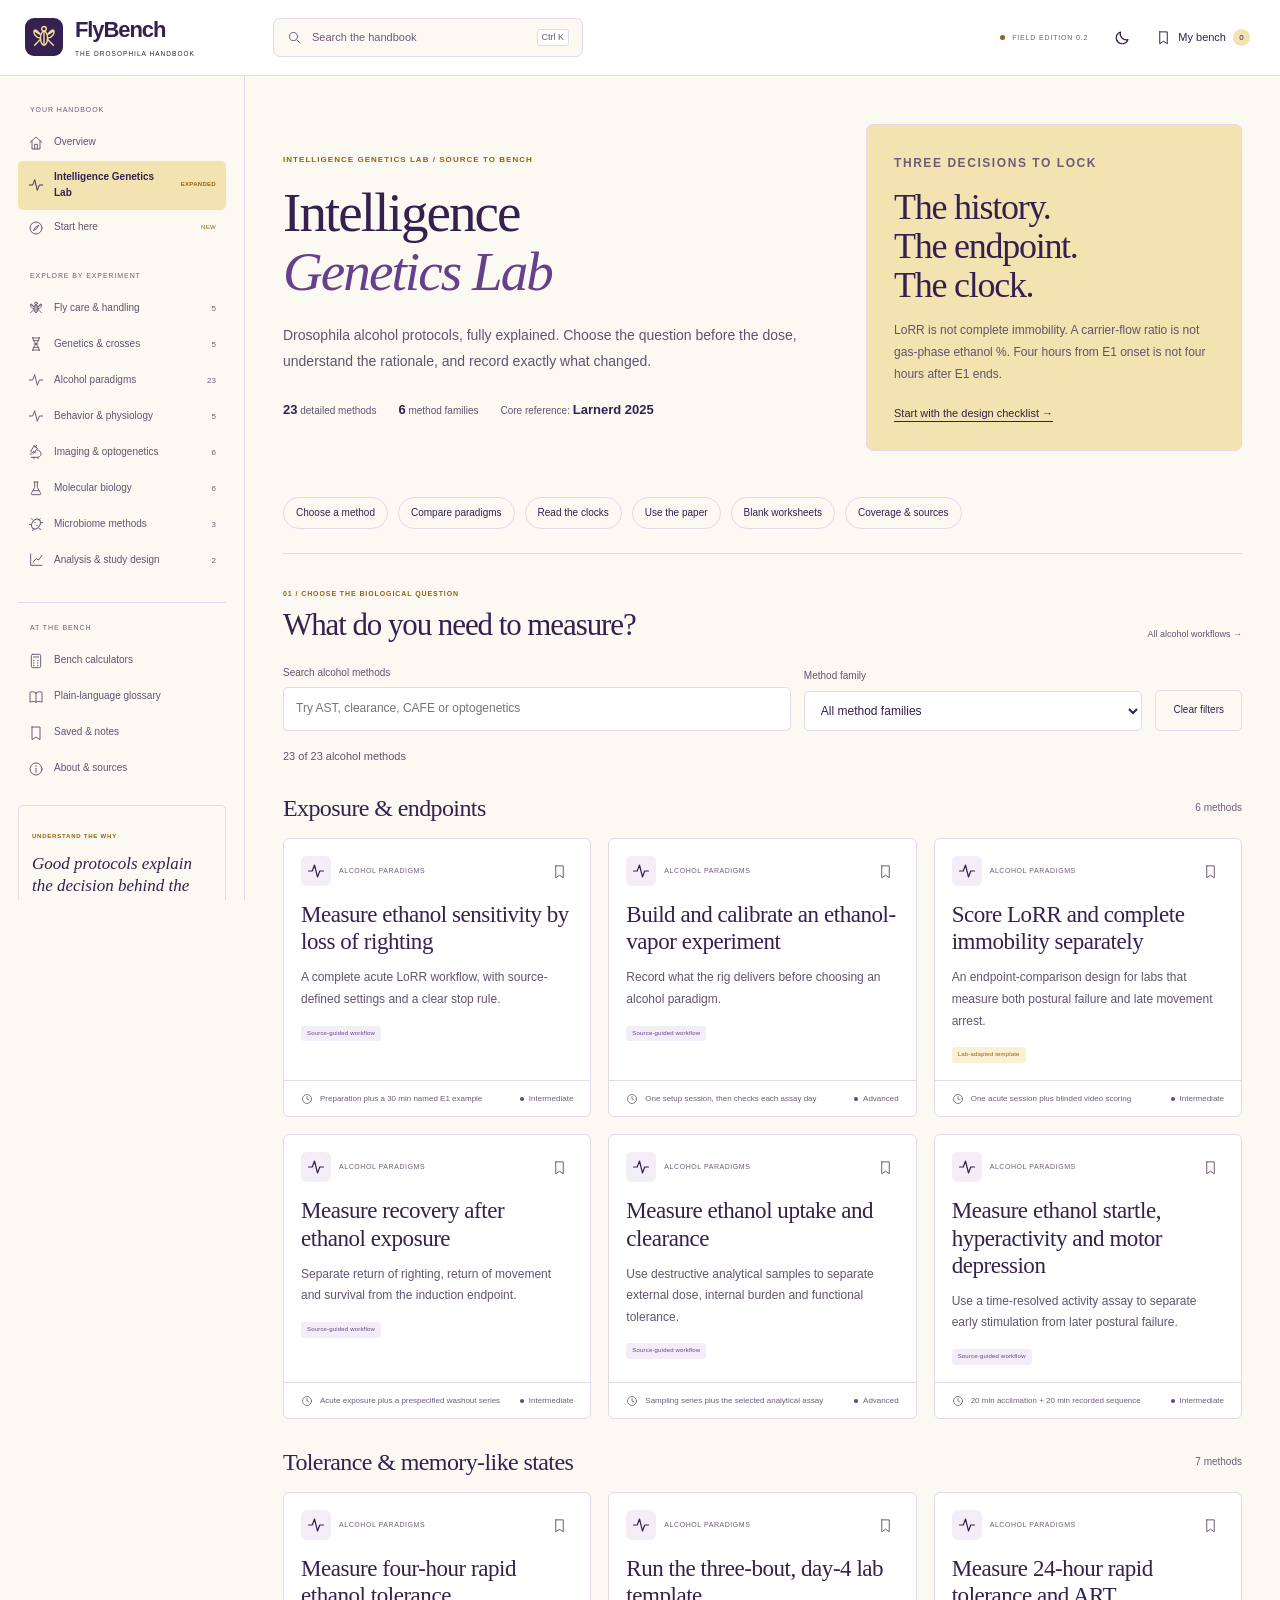
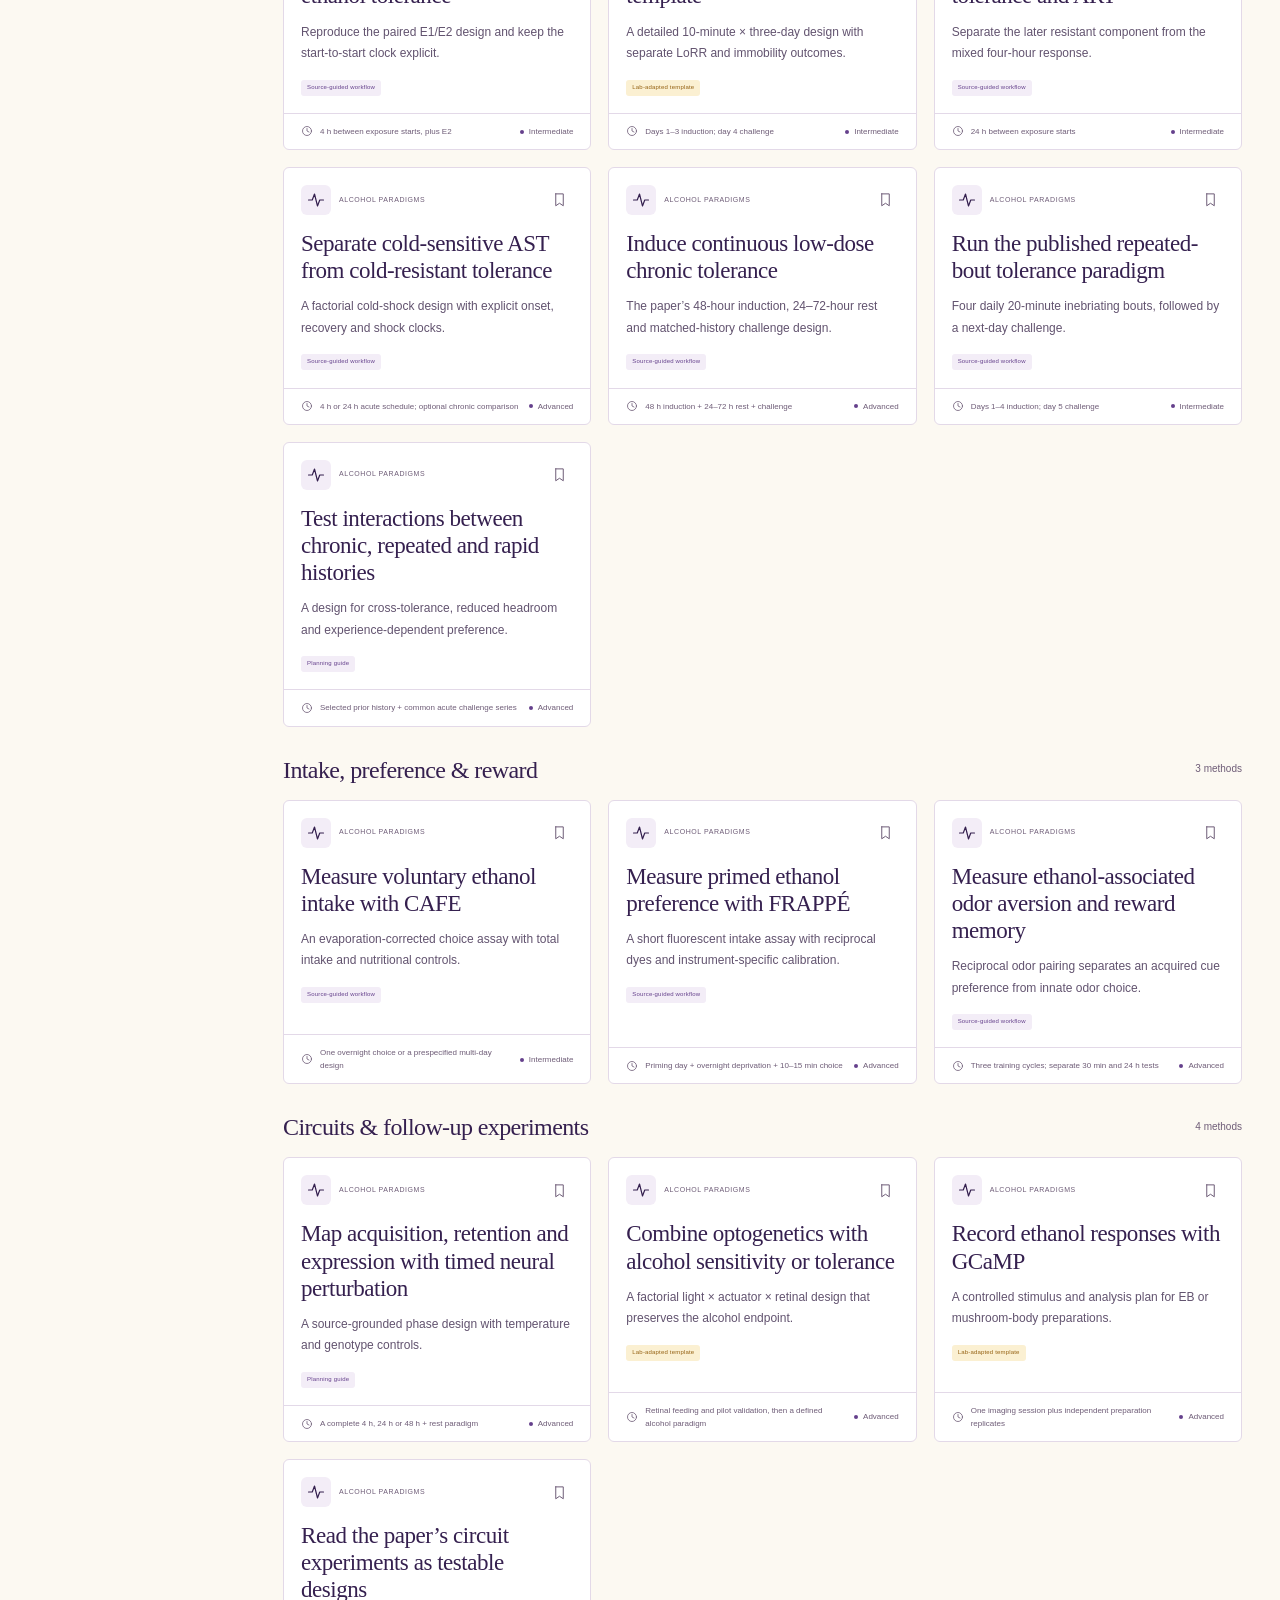
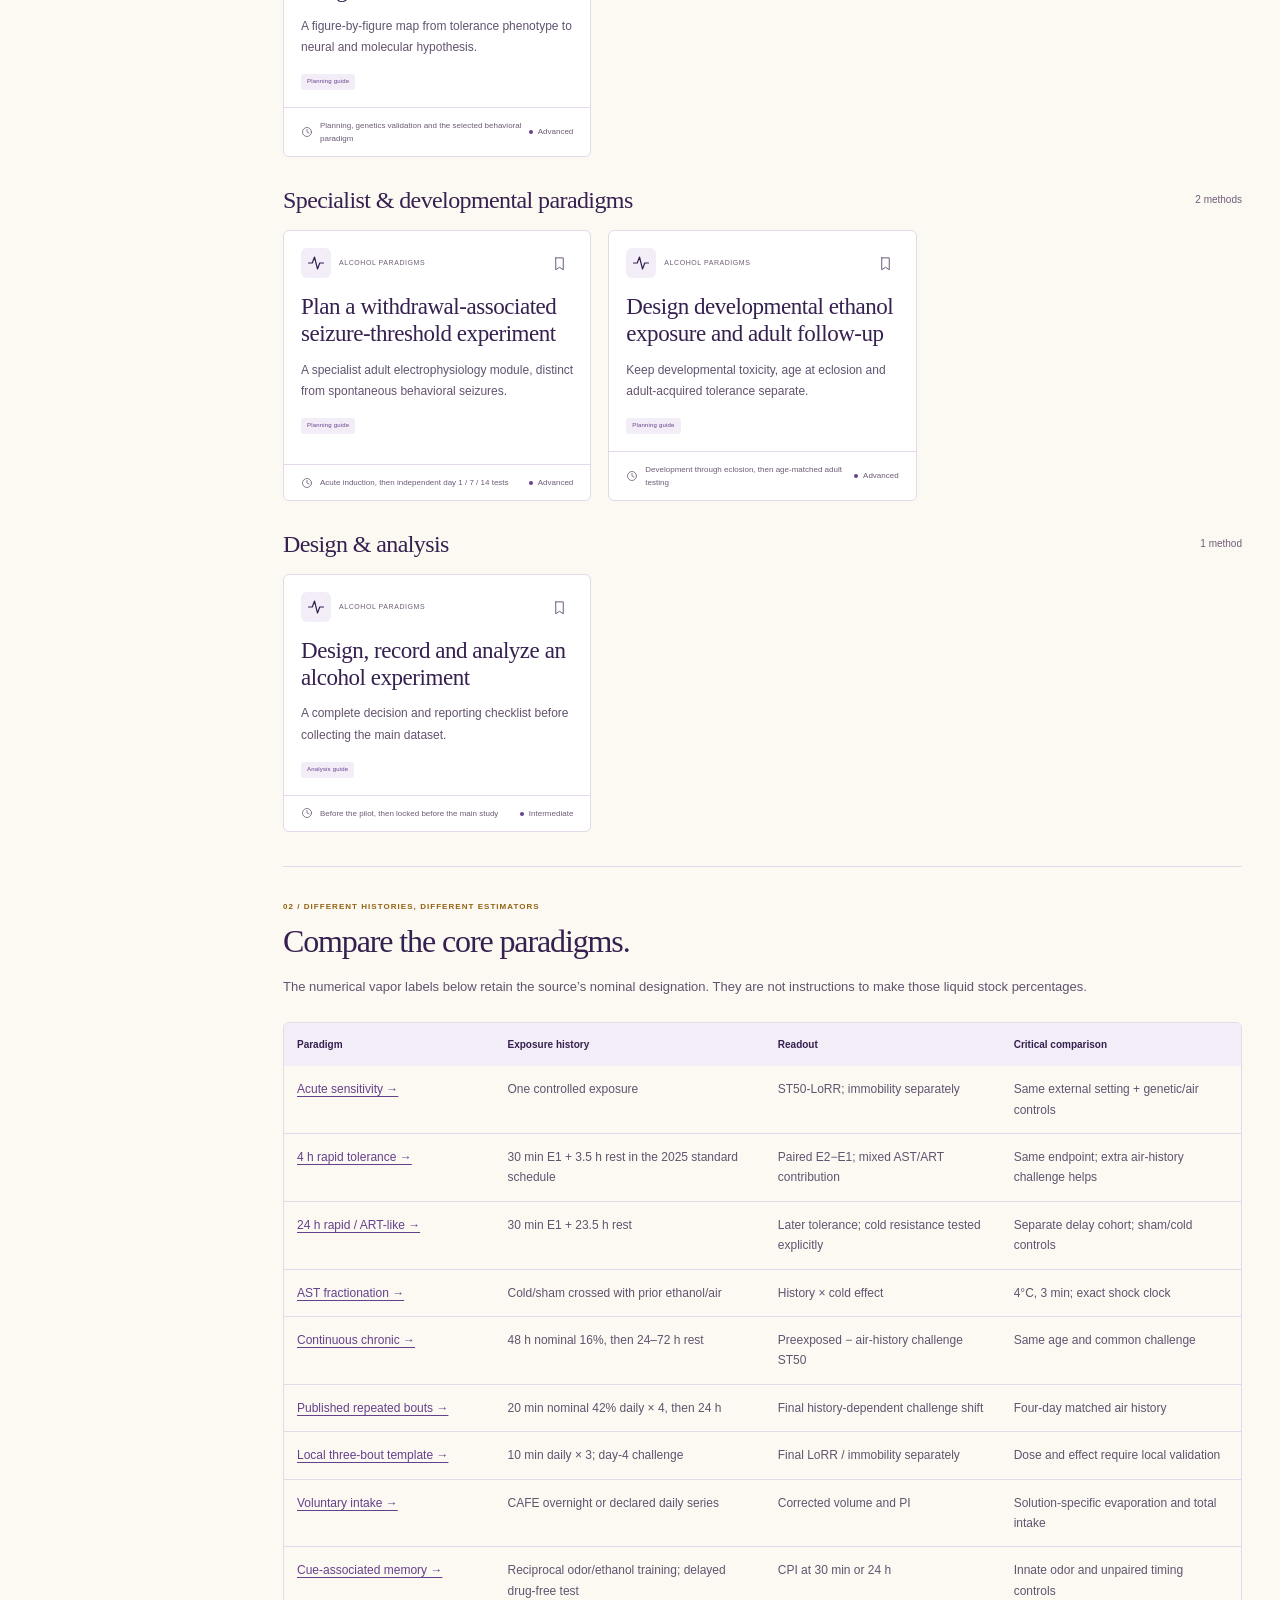
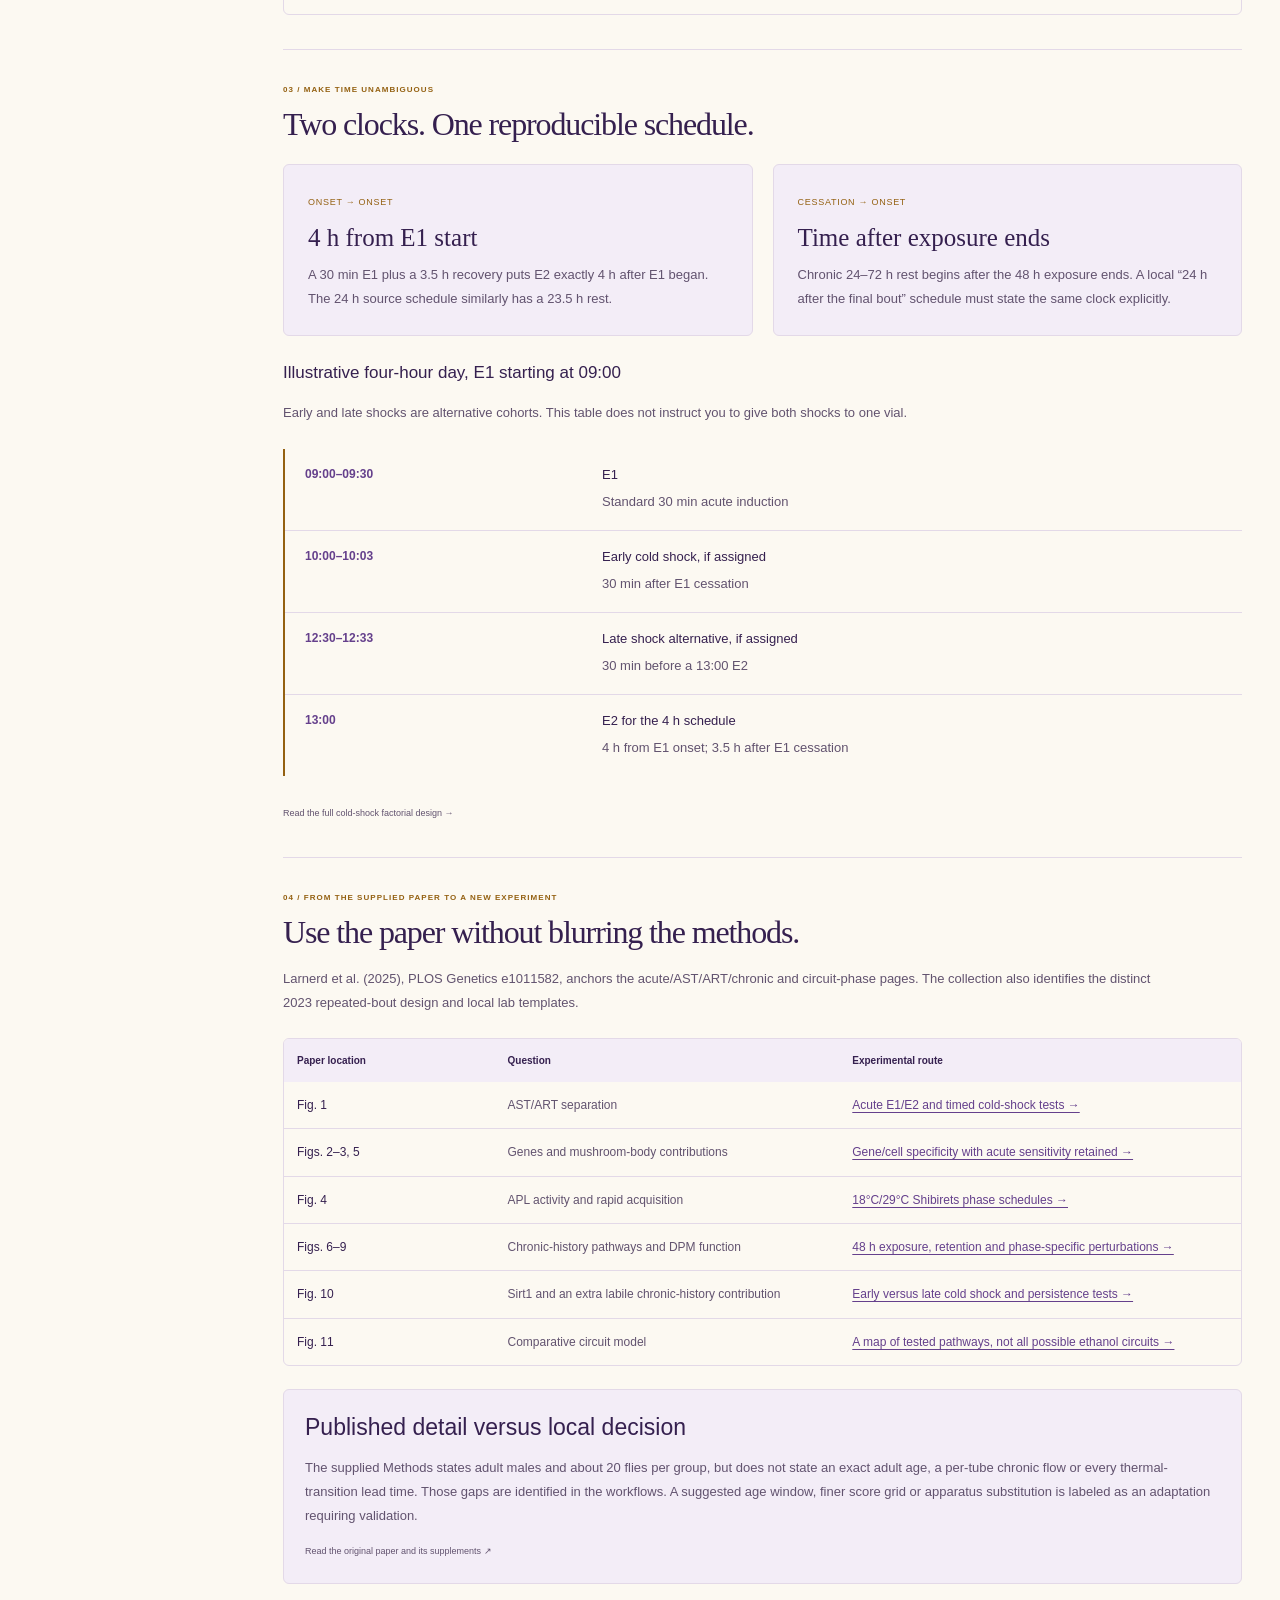
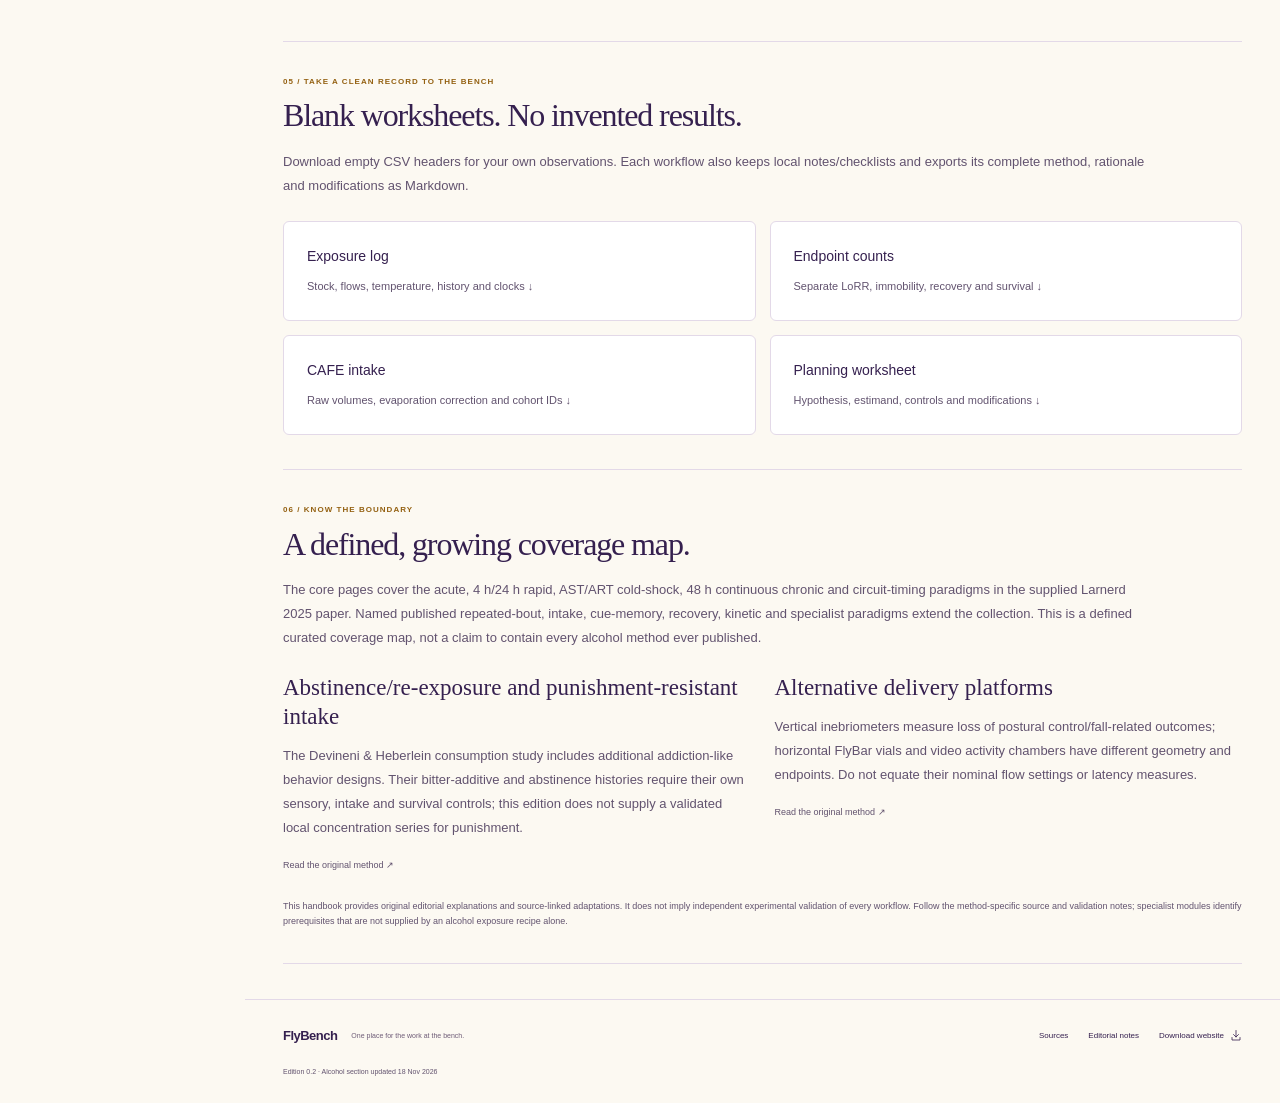
<file: alcohol.html>
<!doctype html><html lang="en"><head><meta charset="utf-8"><meta name="viewport" content="width=device-width,initial-scale=1"><meta name="color-scheme" content="light dark"><title>Intelligence Genetics Lab · FlyBench</title><meta name="description" content="Detailed Drosophila alcohol protocols: sensitivity, AST/ART, rapid, chronic and repeated tolerance, intake, reward, kinetics and circuit experiments."><meta name="theme-color" content="#35204f"><meta property="og:title" content="Intelligence Genetics Lab · FlyBench"><meta property="og:description" content="Detailed Drosophila alcohol protocols: sensitivity, AST/ART, rapid, chronic and repeated tolerance, intake, reward, kinetics and circuit experiments."><meta property="og:type" content="website"><link rel="icon" type="image/svg+xml" href="assets/favicon.svg?v=20261118-gold-purple"><link rel="stylesheet" href="assets/styles.css?v=20261118-igl-v1"><script src="assets/theme.js"></script><script src="assets/handbook-data.js?v=20261118-igl-v1" defer></script><script src="assets/app.js?v=20261118-igl-v1" defer></script></head><body data-page="alcohol"><svg xmlns="http://www.w3.org/2000/svg" style="display:none" aria-hidden="true"><symbol id="i-fly" viewBox="0 0 24 24"><path d="M12 7v12m-3-9C2 0 1 12 9 13m6-3c7-10 8 2 0 3M9 14l-5 5m11-5 5 5M9 10 4 7m11 3 5-3"/><ellipse cx="12" cy="13" rx="3" ry="6"/><circle cx="12" cy="5" r="2"/></symbol><symbol id="i-book" viewBox="0 0 24 24"><path d="M12 6c-4-3-8-2-9-1v15c3-2 6-2 9 0 3-2 6-2 9 0V5c-2-1-5-2-9 1Zm0 0v14"/></symbol><symbol id="i-dna" viewBox="0 0 24 24"><path d="M7 2c0 8 10 12 10 20M17 2c0 8-10 12-10 20M7 3h10M8 7h8m-7 5h6m-7 5h8M7 21h10"/></symbol><symbol id="i-activity" viewBox="0 0 24 24"><path d="M2 12h5l3-8 4 16 3-8h5"/></symbol><symbol id="i-scope" viewBox="0 0 24 24"><path d="m9 3 5 3-5 8-5-3 5-8Zm2 2 2-3m-5 9 3 2M14 9c7 0 8 11-1 11H5m1-5H3m6 5v2m6-2v2"/></symbol><symbol id="i-tube" viewBox="0 0 24 24"><path d="M9 3h6m-5 0v8L5 20c-.5 1 .3 2 1 2h12c1 0 1.5-1 1-2l-5-9V3M8 16h8"/></symbol><symbol id="i-microbe" viewBox="0 0 24 24"><ellipse cx="12" cy="12" rx="6" ry="8" transform="rotate(35 12 12)"/><path d="M7 6 5 4m11 2 2-2M5 13H2m17-3h3M8 20l-1 2m9-4 3 2m-9-10h1m2 4h1"/></symbol><symbol id="i-chart" viewBox="0 0 24 24"><path d="M4 3v17h17M8 15l4-5 4 2 5-7"/></symbol><symbol id="i-search" viewBox="0 0 24 24"><circle cx="10.5" cy="10.5" r="6.5"/><path d="m16 16 5 5"/></symbol><symbol id="i-arrow" viewBox="0 0 24 24"><path d="M5 12h14m-5-5 5 5-5 5"/></symbol><symbol id="i-external" viewBox="0 0 24 24"><path d="M6 18 18 6M7 6h11v11"/></symbol><symbol id="i-bookmark" viewBox="0 0 24 24"><path d="M6 3h12v19l-6-4-6 4V3Z"/></symbol><symbol id="i-clock" viewBox="0 0 24 24"><circle cx="12" cy="12" r="9"/><path d="M12 7v5l4 2"/></symbol><symbol id="i-check" viewBox="0 0 24 24"><path d="m5 12 4 4L20 5"/></symbol><symbol id="i-print" viewBox="0 0 24 24"><path d="M7 8V3h10v5M6 17H3V9h18v8h-3M7 14h10v8H7v-8Zm10-3h1"/></symbol><symbol id="i-download" viewBox="0 0 24 24"><path d="M12 3v13m-5-5 5 5 5-5M4 17v5h16v-5"/></symbol><symbol id="i-close" viewBox="0 0 24 24"><path d="m5 5 14 14M19 5 5 19"/></symbol><symbol id="i-menu" viewBox="0 0 24 24"><path d="M3 6h18M3 12h18M3 18h18"/></symbol><symbol id="i-home" viewBox="0 0 24 24"><path d="m3 11 9-8 9 8M6 9v12h12V9M10 21v-7h4v7"/></symbol><symbol id="i-compass" viewBox="0 0 24 24"><circle cx="12" cy="12" r="9"/><path d="m16 8-3 5-5 3 3-5 5-3Z"/></symbol><symbol id="i-info" viewBox="0 0 24 24"><circle cx="12" cy="12" r="9"/><path d="M12 11v6m0-10v1"/></symbol><symbol id="i-calculator" viewBox="0 0 24 24"><rect x="5" y="2" width="14" height="20" rx="2"/><path d="M8 6h8M8 11h1m5 0h1m-7 4h1m5 0h1m-7 4h1m5 0h1"/></symbol><symbol id="i-leaf" viewBox="0 0 24 24"><path d="M19 3C6 1 1 13 7 17c6 4 14-3 12-14ZM5 20 16 7"/></symbol><symbol id="i-moon" viewBox="0 0 24 24"><path d="M20 14A8 8 0 0 1 10 4a8 8 0 1 0 10 10Z"/></symbol></svg><a class="skip" href="#main">Skip to content</a><header class="topbar"><a class="brand" href="index.html"><span class="brand-icon"><svg class="icon " viewBox="0 0 24 24" fill="none" stroke="currentColor" stroke-width="1.6" stroke-linecap="round" stroke-linejoin="round" aria-hidden="true"><path d="M12 7v12m-3-9C2 0 1 12 9 13m6-3c7-10 8 2 0 3M9 14l-5 5m11-5 5 5M9 10 4 7m11 3 5-3"/><ellipse cx="12" cy="13" rx="3" ry="6"/><circle cx="12" cy="5" r="2"/></svg></span><span>FlyBench<small>THE DROSOPHILA HANDBOOK</small></span></a><button class="top-search" data-open-search aria-label="Search the handbook"><svg class="icon " viewBox="0 0 24 24" fill="none" stroke="currentColor" stroke-width="1.6" stroke-linecap="round" stroke-linejoin="round" aria-hidden="true"><circle cx="10.5" cy="10.5" r="6.5"/><path d="m16 16 5 5"/></svg><span>Search the handbook</span><kbd>Ctrl K</kbd></button><div class="top-actions"><span class="edition"><span></span> FIELD EDITION 0.2</span><button class="icon-button" data-theme aria-label="Switch to dark theme"><svg class="icon " viewBox="0 0 24 24" fill="none" stroke="currentColor" stroke-width="1.6" stroke-linecap="round" stroke-linejoin="round" aria-hidden="true"><path d="M20 14A8 8 0 0 1 10 4a8 8 0 1 0 10 10Z"/></svg></button><a class="bench-shortcut" href="bench.html"><svg class="icon " viewBox="0 0 24 24" fill="none" stroke="currentColor" stroke-width="1.6" stroke-linecap="round" stroke-linejoin="round" aria-hidden="true"><path d="M6 3h12v19l-6-4-6 4V3Z"/></svg><span>My bench</span><small data-saved-count>0</small></a><button class="icon-button mobile-menu" data-menu aria-label="Open topic navigation" aria-expanded="false" aria-controls="sidebar"><svg class="icon " viewBox="0 0 24 24" fill="none" stroke="currentColor" stroke-width="1.6" stroke-linecap="round" stroke-linejoin="round" aria-hidden="true"><path d="M3 6h18M3 12h18M3 18h18"/></svg></button></div></header><button class="sidebar-backdrop" aria-label="Close topic navigation" data-close-menu hidden></button><aside class="sidebar" id="sidebar"><div class="side-section"><p>YOUR HANDBOOK</p><a href="index.html" data-side="index"><svg class="icon " viewBox="0 0 24 24" fill="none" stroke="currentColor" stroke-width="1.6" stroke-linecap="round" stroke-linejoin="round" aria-hidden="true"><path d="m3 11 9-8 9 8M6 9v12h12V9M10 21v-7h4v7"/></svg><span>Overview</span></a><a href="alcohol.html" data-side="alcohol"><svg class="icon" viewBox="0 0 24 24" aria-hidden="true"><use href="#i-activity"></use></svg><span>Intelligence Genetics Lab</span><i>EXPANDED</i></a><a href="start.html" data-side="start"><svg class="icon " viewBox="0 0 24 24" fill="none" stroke="currentColor" stroke-width="1.6" stroke-linecap="round" stroke-linejoin="round" aria-hidden="true"><circle cx="12" cy="12" r="9"/><path d="m16 8-3 5-5 3 3-5 5-3Z"/></svg><span>Start here</span><i>NEW</i></a></div><div class="side-section"><p>EXPLORE BY EXPERIMENT</p><a href="index.html?category=care#library" data-category-link="care"><svg class="icon " viewBox="0 0 24 24" fill="none" stroke="currentColor" stroke-width="1.6" stroke-linecap="round" stroke-linejoin="round" aria-hidden="true"><path d="M12 7v12m-3-9C2 0 1 12 9 13m6-3c7-10 8 2 0 3M9 14l-5 5m11-5 5 5M9 10 4 7m11 3 5-3"/><ellipse cx="12" cy="13" rx="3" ry="6"/><circle cx="12" cy="5" r="2"/></svg><span>Fly care & handling</span><small>5</small></a><a href="index.html?category=genetics#library" data-category-link="genetics"><svg class="icon " viewBox="0 0 24 24" fill="none" stroke="currentColor" stroke-width="1.6" stroke-linecap="round" stroke-linejoin="round" aria-hidden="true"><path d="M7 2c0 8 10 12 10 20M17 2c0 8-10 12-10 20M7 3h10M8 7h8m-7 5h6m-7 5h8M7 21h10"/></svg><span>Genetics & crosses</span><small>5</small></a><a href="index.html?category=alcohol#library" data-category-link="alcohol"><svg class="icon" viewBox="0 0 24 24" aria-hidden="true"><use href="#i-activity"></use></svg><span>Alcohol paradigms</span><small>23</small></a><a href="index.html?category=behavior#library" data-category-link="behavior"><svg class="icon " viewBox="0 0 24 24" fill="none" stroke="currentColor" stroke-width="1.6" stroke-linecap="round" stroke-linejoin="round" aria-hidden="true"><path d="M2 12h5l3-8 4 16 3-8h5"/></svg><span>Behavior & physiology</span><small>5</small></a><a href="index.html?category=imaging#library" data-category-link="imaging"><svg class="icon " viewBox="0 0 24 24" fill="none" stroke="currentColor" stroke-width="1.6" stroke-linecap="round" stroke-linejoin="round" aria-hidden="true"><path d="m9 3 5 3-5 8-5-3 5-8Zm2 2 2-3m-5 9 3 2M14 9c7 0 8 11-1 11H5m1-5H3m6 5v2m6-2v2"/></svg><span>Imaging & optogenetics</span><small>6</small></a><a href="index.html?category=molecular#library" data-category-link="molecular"><svg class="icon " viewBox="0 0 24 24" fill="none" stroke="currentColor" stroke-width="1.6" stroke-linecap="round" stroke-linejoin="round" aria-hidden="true"><path d="M9 3h6m-5 0v8L5 20c-.5 1 .3 2 1 2h12c1 0 1.5-1 1-2l-5-9V3M8 16h8"/></svg><span>Molecular biology</span><small>6</small></a><a href="index.html?category=microbiome#library" data-category-link="microbiome"><svg class="icon " viewBox="0 0 24 24" fill="none" stroke="currentColor" stroke-width="1.6" stroke-linecap="round" stroke-linejoin="round" aria-hidden="true"><ellipse cx="12" cy="12" rx="6" ry="8" transform="rotate(35 12 12)"/><path d="M7 6 5 4m11 2 2-2M5 13H2m17-3h3M8 20l-1 2m9-4 3 2m-9-10h1m2 4h1"/></svg><span>Microbiome methods</span><small>3</small></a><a href="index.html?category=analysis#library" data-category-link="analysis"><svg class="icon " viewBox="0 0 24 24" fill="none" stroke="currentColor" stroke-width="1.6" stroke-linecap="round" stroke-linejoin="round" aria-hidden="true"><path d="M4 3v17h17M8 15l4-5 4 2 5-7"/></svg><span>Analysis & study design</span><small>2</small></a></div><div class="side-section resources"><p>AT THE BENCH</p><a href="tools.html" data-side="tools"><svg class="icon " viewBox="0 0 24 24" fill="none" stroke="currentColor" stroke-width="1.6" stroke-linecap="round" stroke-linejoin="round" aria-hidden="true"><rect x="5" y="2" width="14" height="20" rx="2"/><path d="M8 6h8M8 11h1m5 0h1m-7 4h1m5 0h1m-7 4h1m5 0h1"/></svg><span>Bench calculators</span></a><a href="glossary.html" data-side="glossary"><svg class="icon " viewBox="0 0 24 24" fill="none" stroke="currentColor" stroke-width="1.6" stroke-linecap="round" stroke-linejoin="round" aria-hidden="true"><path d="M12 6c-4-3-8-2-9-1v15c3-2 6-2 9 0 3-2 6-2 9 0V5c-2-1-5-2-9 1Zm0 0v14"/></svg><span>Plain-language glossary</span></a><a href="bench.html" data-side="bench"><svg class="icon " viewBox="0 0 24 24" fill="none" stroke="currentColor" stroke-width="1.6" stroke-linecap="round" stroke-linejoin="round" aria-hidden="true"><path d="M6 3h12v19l-6-4-6 4V3Z"/></svg><span>Saved & notes</span></a><a href="about.html" data-side="about"><svg class="icon " viewBox="0 0 24 24" fill="none" stroke="currentColor" stroke-width="1.6" stroke-linecap="round" stroke-linejoin="round" aria-hidden="true"><circle cx="12" cy="12" r="9"/><path d="M12 11v6m0-10v1"/></svg><span>About & sources</span></a></div><div class="sidebar-note"><span class="tiny-caps">UNDERSTAND THE WHY</span><p>Good protocols explain the decision behind the step.</p><a href="about.html#editorial">How this handbook is written <svg class="icon " viewBox="0 0 24 24" fill="none" stroke="currentColor" stroke-width="1.6" stroke-linecap="round" stroke-linejoin="round" aria-hidden="true"><path d="M5 12h14m-5-5 5 5-5 5"/></svg></a></div><div class="sidebar-bottom">55 workflows · 8 sections<span>Source-linked editorial draft</span></div></aside><div class="app-main"><main id="main"><div class="page-wrap alcohol-hub">
<section class="alcohol-intro"><div><p class="eyebrow">INTELLIGENCE GENETICS LAB / SOURCE TO BENCH</p><h1>Intelligence<br><em>Genetics Lab</em></h1><p>Drosophila alcohol protocols, fully explained. Choose the question before the dose, understand the rationale, and record exactly what changed.</p><div class="alcohol-metrics"><span><strong>23</strong> detailed methods</span><span><strong>6</strong> method families</span><span>Core reference: <strong>Larnerd 2025</strong></span></div></div><aside class="alcohol-principle"><p class="tiny-caps">THREE DECISIONS TO LOCK</p><h2>The history.<br>The endpoint.<br>The clock.</h2><p>LoRR is not complete immobility. A carrier-flow ratio is not gas-phase ethanol %. Four hours from E1 onset is not four hours after E1 ends.</p><a href="protocol.html?slug=ethanol-study-design">Start with the design checklist →</a></aside></section>
<nav class="alcohol-jump" aria-label="Intelligence Genetics Lab sections"><a href="#choose">Choose a method</a><a href="#comparison">Compare paradigms</a><a href="#clocks">Read the clocks</a><a href="#paper-map">Use the paper</a><a href="#worksheets">Blank worksheets</a><a href="#coverage">Coverage & sources</a></nav>
<section class="alcohol-section" id="choose"><div class="section-heading"><div><p class="eyebrow">01 / CHOOSE THE BIOLOGICAL QUESTION</p><h2>What do you need to measure?</h2></div><a class="subtle-link" href="index.html?category=alcohol#library">All alcohol workflows →</a></div><div class="alcohol-filters"><label>Search alcohol methods<input type="search" id="alcohol-query" placeholder="Try AST, clearance, CAFE or optogenetics"></label><label>Method family<select id="alcohol-family"><option value="all">All method families</option></select></label><button class="button outline" id="alcohol-clear">Clear filters</button></div><p class="alcohol-result-count" id="alcohol-result-count" aria-live="polite"></p><div id="alcohol-library"></div></section>
<section class="alcohol-section" id="comparison"><p class="eyebrow">02 / DIFFERENT HISTORIES, DIFFERENT ESTIMATORS</p><h2>Compare the core paradigms.</h2><p class="section-lead">The numerical vapor labels below retain the source’s nominal designation. They are not instructions to make those liquid stock percentages.</p><div class="table-scroll" role="region" aria-label="Alcohol paradigm comparison" tabindex="0"><table class="method-table"><thead><tr><th>Paradigm</th><th>Exposure history</th><th>Readout</th><th>Critical comparison</th></tr></thead><tbody id="alcohol-comparison"></tbody></table></div></section>
<section class="alcohol-section" id="clocks"><p class="eyebrow">03 / MAKE TIME UNAMBIGUOUS</p><h2>Two clocks. One reproducible schedule.</h2><div class="clock-definition"><article><span>ONSET → ONSET</span><h3>4 h from E1 start</h3><p>A 30 min E1 plus a 3.5 h recovery puts E2 exactly 4 h after E1 began. The 24 h source schedule similarly has a 23.5 h rest.</p></article><article><span>CESSATION → ONSET</span><h3>Time after exposure ends</h3><p>Chronic 24–72 h rest begins after the 48 h exposure ends. A local “24 h after the final bout” schedule must state the same clock explicitly.</p></article></div><h3 class="subsection-title">Illustrative four-hour day, E1 starting at 09:00</h3><p class="section-lead">Early and late shocks are alternative cohorts. This table does not instruct you to give both shocks to one vial.</p><div class="alcohol-timeline" id="alcohol-clock-example"></div><a class="subtle-link" href="protocol.html?slug=ethanol-cold-shock">Read the full cold-shock factorial design →</a></section>
<section class="alcohol-section" id="paper-map"><p class="eyebrow">04 / FROM THE SUPPLIED PAPER TO A NEW EXPERIMENT</p><h2>Use the paper without blurring the methods.</h2><p class="section-lead">Larnerd et al. (2025), PLOS Genetics e1011582, anchors the acute/AST/ART/chronic and circuit-phase pages. The collection also identifies the distinct 2023 repeated-bout design and local lab templates.</p><div class="table-scroll" role="region" aria-label="Paper figure to protocol map" tabindex="0"><table class="method-table"><thead><tr><th>Paper location</th><th>Question</th><th>Experimental route</th></tr></thead><tbody id="alcohol-paper-map"></tbody></table></div><div class="method-boundary"><h3>Published detail versus local decision</h3><p>The supplied Methods states adult males and about 20 flies per group, but does not state an exact adult age, a per-tube chronic flow or every thermal-transition lead time. Those gaps are identified in the workflows. A suggested age window, finer score grid or apparatus substitution is labeled as an adaptation requiring validation.</p><a class="subtle-link" href="https://journals.plos.org/plosgenetics/article?id=10.1371/journal.pgen.1011582" target="_blank" rel="noopener noreferrer">Read the original paper and its supplements ↗</a></div></section>
<section class="alcohol-section" id="worksheets"><p class="eyebrow">05 / TAKE A CLEAN RECORD TO THE BENCH</p><h2>Blank worksheets. No invented results.</h2><p class="section-lead">Download empty CSV headers for your own observations. Each workflow also keeps local notes/checklists and exports its complete method, rationale and modifications as Markdown.</p><div class="worksheet-grid"><a href="assets/templates/alcohol-exposure-log.csv" download><strong>Exposure log</strong><span>Stock, flows, temperature, history and clocks ↓</span></a><a href="assets/templates/alcohol-endpoint-counts.csv" download><strong>Endpoint counts</strong><span>Separate LoRR, immobility, recovery and survival ↓</span></a><a href="assets/templates/alcohol-cafe-intake.csv" download><strong>CAFE intake</strong><span>Raw volumes, evaporation correction and cohort IDs ↓</span></a><a href="assets/templates/alcohol-analysis-plan.md" download><strong>Planning worksheet</strong><span>Hypothesis, estimand, controls and modifications ↓</span></a></div></section>
<section class="alcohol-section" id="coverage"><p class="eyebrow">06 / KNOW THE BOUNDARY</p><h2>A defined, growing coverage map.</h2><p class="section-lead" id="alcohol-scope"></p><div class="further-reading" id="alcohol-further"></div><p class="source-context">This handbook provides original editorial explanations and source-linked adaptations. It does not imply independent experimental validation of every workflow. Follow the method-specific source and validation notes; specialist modules identify prerequisites that are not supplied by an alcohol exposure recipe alone.</p></section>
</div></main><footer class="site-footer"><div><strong>FlyBench</strong><span>One place for the work at the bench.</span></div><nav aria-label="Footer navigation"><a href="about.html#sources">Sources</a><a href="about.html#editorial">Editorial notes</a><a href="assets/FlyBench_GitHub_Pages.zip" download>Download website <svg class="icon " viewBox="0 0 24 24" fill="none" stroke="currentColor" stroke-width="1.6" stroke-linecap="round" stroke-linejoin="round" aria-hidden="true"><path d="M12 3v13m-5-5 5 5 5-5M4 17v5h16v-5"/></svg></a></nav><p>Edition 0.2 · Alcohol section updated 18 Nov 2026</p></footer><dialog class="search-dialog" aria-labelledby="search-title"><div class="search-dialog-top"><h2 id="search-title">Find your next step.</h2><button class="icon-button" data-close-search aria-label="Close search"><svg class="icon " viewBox="0 0 24 24" fill="none" stroke="currentColor" stroke-width="1.6" stroke-linecap="round" stroke-linejoin="round" aria-hidden="true"><path d="m5 5 14 14M19 5 5 19"/></svg></button></div><label class="modal-search"><svg class="icon " viewBox="0 0 24 24" fill="none" stroke="currentColor" stroke-width="1.6" stroke-linecap="round" stroke-linejoin="round" aria-hidden="true"><circle cx="10.5" cy="10.5" r="6.5"/><path d="m16 16 5 5"/></svg><input type="search" id="global-search" placeholder="Try ‘virgin’, ‘ethanol’, ‘PCR’…" aria-label="Search all handbook workflows"></label><p class="search-status" aria-live="polite"></p><div class="global-results"></div><div class="search-dialog-bottom">Search titles, steps, materials and definitions.<kbd>Esc to close</kbd></div></dialog><div class="toast" role="status" aria-live="polite"></div></div></body></html>
</file>
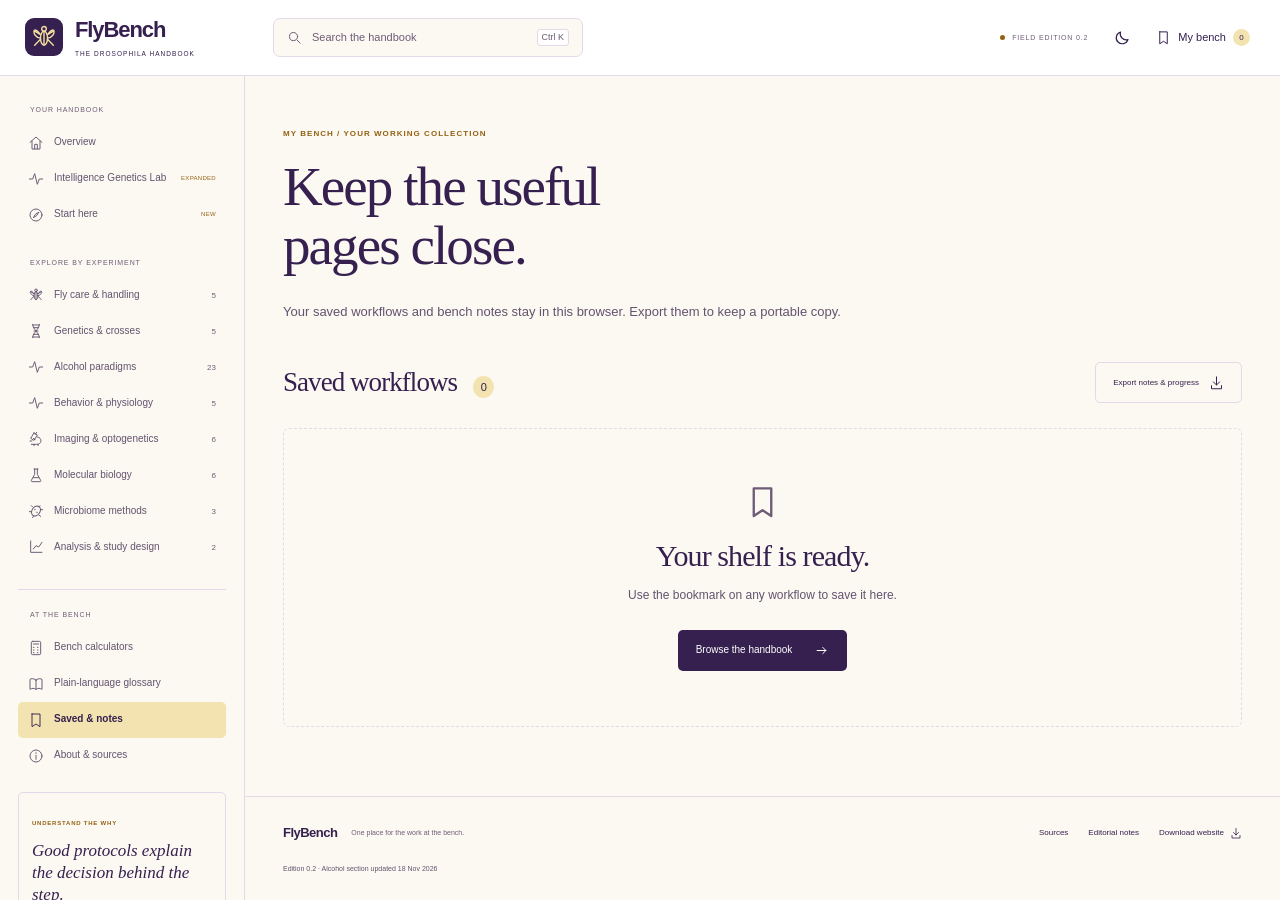
<file: bench.html>
<!doctype html><html lang="en"><head><meta charset="utf-8"><meta name="viewport" content="width=device-width,initial-scale=1"><meta name="color-scheme" content="light dark"><title>Your bench shelf · FlyBench</title><meta name="description" content="Save workflows and keep local notes for Drosophila experiments."><meta name="theme-color" content="#35204f"><meta property="og:title" content="Your bench shelf · FlyBench"><meta property="og:description" content="Save workflows and keep local notes for Drosophila experiments."><meta property="og:type" content="website"><link rel="icon" type="image/svg+xml" href="assets/favicon.svg?v=20261118-gold-purple"><link rel="stylesheet" href="assets/styles.css?v=20261118-igl-v1"><script src="assets/theme.js"></script><script src="assets/handbook-data.js?v=20261118-igl-v1" defer></script><script src="assets/app.js?v=20261118-igl-v1" defer></script></head><body data-page="bench"><svg xmlns="http://www.w3.org/2000/svg" style="display:none" aria-hidden="true"><symbol id="i-fly" viewBox="0 0 24 24"><path d="M12 7v12m-3-9C2 0 1 12 9 13m6-3c7-10 8 2 0 3M9 14l-5 5m11-5 5 5M9 10 4 7m11 3 5-3"/><ellipse cx="12" cy="13" rx="3" ry="6"/><circle cx="12" cy="5" r="2"/></symbol><symbol id="i-book" viewBox="0 0 24 24"><path d="M12 6c-4-3-8-2-9-1v15c3-2 6-2 9 0 3-2 6-2 9 0V5c-2-1-5-2-9 1Zm0 0v14"/></symbol><symbol id="i-dna" viewBox="0 0 24 24"><path d="M7 2c0 8 10 12 10 20M17 2c0 8-10 12-10 20M7 3h10M8 7h8m-7 5h6m-7 5h8M7 21h10"/></symbol><symbol id="i-activity" viewBox="0 0 24 24"><path d="M2 12h5l3-8 4 16 3-8h5"/></symbol><symbol id="i-scope" viewBox="0 0 24 24"><path d="m9 3 5 3-5 8-5-3 5-8Zm2 2 2-3m-5 9 3 2M14 9c7 0 8 11-1 11H5m1-5H3m6 5v2m6-2v2"/></symbol><symbol id="i-tube" viewBox="0 0 24 24"><path d="M9 3h6m-5 0v8L5 20c-.5 1 .3 2 1 2h12c1 0 1.5-1 1-2l-5-9V3M8 16h8"/></symbol><symbol id="i-microbe" viewBox="0 0 24 24"><ellipse cx="12" cy="12" rx="6" ry="8" transform="rotate(35 12 12)"/><path d="M7 6 5 4m11 2 2-2M5 13H2m17-3h3M8 20l-1 2m9-4 3 2m-9-10h1m2 4h1"/></symbol><symbol id="i-chart" viewBox="0 0 24 24"><path d="M4 3v17h17M8 15l4-5 4 2 5-7"/></symbol><symbol id="i-search" viewBox="0 0 24 24"><circle cx="10.5" cy="10.5" r="6.5"/><path d="m16 16 5 5"/></symbol><symbol id="i-arrow" viewBox="0 0 24 24"><path d="M5 12h14m-5-5 5 5-5 5"/></symbol><symbol id="i-external" viewBox="0 0 24 24"><path d="M6 18 18 6M7 6h11v11"/></symbol><symbol id="i-bookmark" viewBox="0 0 24 24"><path d="M6 3h12v19l-6-4-6 4V3Z"/></symbol><symbol id="i-clock" viewBox="0 0 24 24"><circle cx="12" cy="12" r="9"/><path d="M12 7v5l4 2"/></symbol><symbol id="i-check" viewBox="0 0 24 24"><path d="m5 12 4 4L20 5"/></symbol><symbol id="i-print" viewBox="0 0 24 24"><path d="M7 8V3h10v5M6 17H3V9h18v8h-3M7 14h10v8H7v-8Zm10-3h1"/></symbol><symbol id="i-download" viewBox="0 0 24 24"><path d="M12 3v13m-5-5 5 5 5-5M4 17v5h16v-5"/></symbol><symbol id="i-close" viewBox="0 0 24 24"><path d="m5 5 14 14M19 5 5 19"/></symbol><symbol id="i-menu" viewBox="0 0 24 24"><path d="M3 6h18M3 12h18M3 18h18"/></symbol><symbol id="i-home" viewBox="0 0 24 24"><path d="m3 11 9-8 9 8M6 9v12h12V9M10 21v-7h4v7"/></symbol><symbol id="i-compass" viewBox="0 0 24 24"><circle cx="12" cy="12" r="9"/><path d="m16 8-3 5-5 3 3-5 5-3Z"/></symbol><symbol id="i-info" viewBox="0 0 24 24"><circle cx="12" cy="12" r="9"/><path d="M12 11v6m0-10v1"/></symbol><symbol id="i-calculator" viewBox="0 0 24 24"><rect x="5" y="2" width="14" height="20" rx="2"/><path d="M8 6h8M8 11h1m5 0h1m-7 4h1m5 0h1m-7 4h1m5 0h1"/></symbol><symbol id="i-leaf" viewBox="0 0 24 24"><path d="M19 3C6 1 1 13 7 17c6 4 14-3 12-14ZM5 20 16 7"/></symbol><symbol id="i-moon" viewBox="0 0 24 24"><path d="M20 14A8 8 0 0 1 10 4a8 8 0 1 0 10 10Z"/></symbol></svg><a class="skip" href="#main">Skip to content</a><header class="topbar"><a class="brand" href="index.html"><span class="brand-icon"><svg class="icon " viewBox="0 0 24 24" fill="none" stroke="currentColor" stroke-width="1.6" stroke-linecap="round" stroke-linejoin="round" aria-hidden="true"><path d="M12 7v12m-3-9C2 0 1 12 9 13m6-3c7-10 8 2 0 3M9 14l-5 5m11-5 5 5M9 10 4 7m11 3 5-3"/><ellipse cx="12" cy="13" rx="3" ry="6"/><circle cx="12" cy="5" r="2"/></svg></span><span>FlyBench<small>THE DROSOPHILA HANDBOOK</small></span></a><button class="top-search" data-open-search aria-label="Search the handbook"><svg class="icon " viewBox="0 0 24 24" fill="none" stroke="currentColor" stroke-width="1.6" stroke-linecap="round" stroke-linejoin="round" aria-hidden="true"><circle cx="10.5" cy="10.5" r="6.5"/><path d="m16 16 5 5"/></svg><span>Search the handbook</span><kbd>Ctrl K</kbd></button><div class="top-actions"><span class="edition"><span></span> FIELD EDITION 0.2</span><button class="icon-button" data-theme aria-label="Switch to dark theme"><svg class="icon " viewBox="0 0 24 24" fill="none" stroke="currentColor" stroke-width="1.6" stroke-linecap="round" stroke-linejoin="round" aria-hidden="true"><path d="M20 14A8 8 0 0 1 10 4a8 8 0 1 0 10 10Z"/></svg></button><a class="bench-shortcut" href="bench.html"><svg class="icon " viewBox="0 0 24 24" fill="none" stroke="currentColor" stroke-width="1.6" stroke-linecap="round" stroke-linejoin="round" aria-hidden="true"><path d="M6 3h12v19l-6-4-6 4V3Z"/></svg><span>My bench</span><small data-saved-count>0</small></a><button class="icon-button mobile-menu" data-menu aria-label="Open topic navigation" aria-expanded="false" aria-controls="sidebar"><svg class="icon " viewBox="0 0 24 24" fill="none" stroke="currentColor" stroke-width="1.6" stroke-linecap="round" stroke-linejoin="round" aria-hidden="true"><path d="M3 6h18M3 12h18M3 18h18"/></svg></button></div></header><button class="sidebar-backdrop" aria-label="Close topic navigation" data-close-menu hidden></button><aside class="sidebar" id="sidebar"><div class="side-section"><p>YOUR HANDBOOK</p><a href="index.html" data-side="index"><svg class="icon " viewBox="0 0 24 24" fill="none" stroke="currentColor" stroke-width="1.6" stroke-linecap="round" stroke-linejoin="round" aria-hidden="true"><path d="m3 11 9-8 9 8M6 9v12h12V9M10 21v-7h4v7"/></svg><span>Overview</span></a><a href="alcohol.html" data-side="alcohol"><svg class="icon" viewBox="0 0 24 24" aria-hidden="true"><use href="#i-activity"></use></svg><span>Intelligence Genetics Lab</span><i>EXPANDED</i></a><a href="start.html" data-side="start"><svg class="icon " viewBox="0 0 24 24" fill="none" stroke="currentColor" stroke-width="1.6" stroke-linecap="round" stroke-linejoin="round" aria-hidden="true"><circle cx="12" cy="12" r="9"/><path d="m16 8-3 5-5 3 3-5 5-3Z"/></svg><span>Start here</span><i>NEW</i></a></div><div class="side-section"><p>EXPLORE BY EXPERIMENT</p><a href="index.html?category=care#library" data-category-link="care"><svg class="icon " viewBox="0 0 24 24" fill="none" stroke="currentColor" stroke-width="1.6" stroke-linecap="round" stroke-linejoin="round" aria-hidden="true"><path d="M12 7v12m-3-9C2 0 1 12 9 13m6-3c7-10 8 2 0 3M9 14l-5 5m11-5 5 5M9 10 4 7m11 3 5-3"/><ellipse cx="12" cy="13" rx="3" ry="6"/><circle cx="12" cy="5" r="2"/></svg><span>Fly care & handling</span><small>5</small></a><a href="index.html?category=genetics#library" data-category-link="genetics"><svg class="icon " viewBox="0 0 24 24" fill="none" stroke="currentColor" stroke-width="1.6" stroke-linecap="round" stroke-linejoin="round" aria-hidden="true"><path d="M7 2c0 8 10 12 10 20M17 2c0 8-10 12-10 20M7 3h10M8 7h8m-7 5h6m-7 5h8M7 21h10"/></svg><span>Genetics & crosses</span><small>5</small></a><a href="index.html?category=alcohol#library" data-category-link="alcohol"><svg class="icon" viewBox="0 0 24 24" aria-hidden="true"><use href="#i-activity"></use></svg><span>Alcohol paradigms</span><small>23</small></a><a href="index.html?category=behavior#library" data-category-link="behavior"><svg class="icon " viewBox="0 0 24 24" fill="none" stroke="currentColor" stroke-width="1.6" stroke-linecap="round" stroke-linejoin="round" aria-hidden="true"><path d="M2 12h5l3-8 4 16 3-8h5"/></svg><span>Behavior & physiology</span><small>5</small></a><a href="index.html?category=imaging#library" data-category-link="imaging"><svg class="icon " viewBox="0 0 24 24" fill="none" stroke="currentColor" stroke-width="1.6" stroke-linecap="round" stroke-linejoin="round" aria-hidden="true"><path d="m9 3 5 3-5 8-5-3 5-8Zm2 2 2-3m-5 9 3 2M14 9c7 0 8 11-1 11H5m1-5H3m6 5v2m6-2v2"/></svg><span>Imaging & optogenetics</span><small>6</small></a><a href="index.html?category=molecular#library" data-category-link="molecular"><svg class="icon " viewBox="0 0 24 24" fill="none" stroke="currentColor" stroke-width="1.6" stroke-linecap="round" stroke-linejoin="round" aria-hidden="true"><path d="M9 3h6m-5 0v8L5 20c-.5 1 .3 2 1 2h12c1 0 1.5-1 1-2l-5-9V3M8 16h8"/></svg><span>Molecular biology</span><small>6</small></a><a href="index.html?category=microbiome#library" data-category-link="microbiome"><svg class="icon " viewBox="0 0 24 24" fill="none" stroke="currentColor" stroke-width="1.6" stroke-linecap="round" stroke-linejoin="round" aria-hidden="true"><ellipse cx="12" cy="12" rx="6" ry="8" transform="rotate(35 12 12)"/><path d="M7 6 5 4m11 2 2-2M5 13H2m17-3h3M8 20l-1 2m9-4 3 2m-9-10h1m2 4h1"/></svg><span>Microbiome methods</span><small>3</small></a><a href="index.html?category=analysis#library" data-category-link="analysis"><svg class="icon " viewBox="0 0 24 24" fill="none" stroke="currentColor" stroke-width="1.6" stroke-linecap="round" stroke-linejoin="round" aria-hidden="true"><path d="M4 3v17h17M8 15l4-5 4 2 5-7"/></svg><span>Analysis & study design</span><small>2</small></a></div><div class="side-section resources"><p>AT THE BENCH</p><a href="tools.html" data-side="tools"><svg class="icon " viewBox="0 0 24 24" fill="none" stroke="currentColor" stroke-width="1.6" stroke-linecap="round" stroke-linejoin="round" aria-hidden="true"><rect x="5" y="2" width="14" height="20" rx="2"/><path d="M8 6h8M8 11h1m5 0h1m-7 4h1m5 0h1m-7 4h1m5 0h1"/></svg><span>Bench calculators</span></a><a href="glossary.html" data-side="glossary"><svg class="icon " viewBox="0 0 24 24" fill="none" stroke="currentColor" stroke-width="1.6" stroke-linecap="round" stroke-linejoin="round" aria-hidden="true"><path d="M12 6c-4-3-8-2-9-1v15c3-2 6-2 9 0 3-2 6-2 9 0V5c-2-1-5-2-9 1Zm0 0v14"/></svg><span>Plain-language glossary</span></a><a href="bench.html" data-side="bench"><svg class="icon " viewBox="0 0 24 24" fill="none" stroke="currentColor" stroke-width="1.6" stroke-linecap="round" stroke-linejoin="round" aria-hidden="true"><path d="M6 3h12v19l-6-4-6 4V3Z"/></svg><span>Saved & notes</span></a><a href="about.html" data-side="about"><svg class="icon " viewBox="0 0 24 24" fill="none" stroke="currentColor" stroke-width="1.6" stroke-linecap="round" stroke-linejoin="round" aria-hidden="true"><circle cx="12" cy="12" r="9"/><path d="M12 11v6m0-10v1"/></svg><span>About & sources</span></a></div><div class="sidebar-note"><span class="tiny-caps">UNDERSTAND THE WHY</span><p>Good protocols explain the decision behind the step.</p><a href="about.html#editorial">How this handbook is written <svg class="icon " viewBox="0 0 24 24" fill="none" stroke="currentColor" stroke-width="1.6" stroke-linecap="round" stroke-linejoin="round" aria-hidden="true"><path d="M5 12h14m-5-5 5 5-5 5"/></svg></a></div><div class="sidebar-bottom">55 workflows · 8 sections<span>Source-linked editorial draft</span></div></aside><div class="app-main"><main id="main"><div class="page-wrap"><header class="page-intro"><p class="eyebrow">MY BENCH / YOUR WORKING COLLECTION</p><h1>Keep the useful<br>pages close.</h1><p>Your saved workflows and bench notes stay in this browser. Export them to keep a portable copy.</p></header><div class="bench-toolbar"><h2>Saved workflows <span id="bench-total">0</span></h2><button class="button outline" id="export-bench">Export notes & progress <svg class="icon " viewBox="0 0 24 24" fill="none" stroke="currentColor" stroke-width="1.6" stroke-linecap="round" stroke-linejoin="round" aria-hidden="true"><path d="M12 3v13m-5-5 5 5 5-5M4 17v5h16v-5"/></svg></button></div><div class="protocol-grid" id="bench-grid"></div><div class="bench-empty" hidden><svg class="icon " viewBox="0 0 24 24" fill="none" stroke="currentColor" stroke-width="1.6" stroke-linecap="round" stroke-linejoin="round" aria-hidden="true"><path d="M6 3h12v19l-6-4-6 4V3Z"/></svg><h2>Your shelf is ready.</h2><p>Use the bookmark on any workflow to save it here.</p><a class="button dark" href="index.html#library">Browse the handbook <svg class="icon " viewBox="0 0 24 24" fill="none" stroke="currentColor" stroke-width="1.6" stroke-linecap="round" stroke-linejoin="round" aria-hidden="true"><path d="M5 12h14m-5-5 5 5-5 5"/></svg></a></div><section id="notes-index" class="notes-index"></section></div></main><footer class="site-footer"><div><strong>FlyBench</strong><span>One place for the work at the bench.</span></div><nav aria-label="Footer navigation"><a href="about.html#sources">Sources</a><a href="about.html#editorial">Editorial notes</a><a href="assets/FlyBench_GitHub_Pages.zip" download>Download website <svg class="icon " viewBox="0 0 24 24" fill="none" stroke="currentColor" stroke-width="1.6" stroke-linecap="round" stroke-linejoin="round" aria-hidden="true"><path d="M12 3v13m-5-5 5 5 5-5M4 17v5h16v-5"/></svg></a></nav><p>Edition 0.2 · Alcohol section updated 18 Nov 2026</p></footer><dialog class="search-dialog" aria-labelledby="search-title"><div class="search-dialog-top"><h2 id="search-title">Find your next step.</h2><button class="icon-button" data-close-search aria-label="Close search"><svg class="icon " viewBox="0 0 24 24" fill="none" stroke="currentColor" stroke-width="1.6" stroke-linecap="round" stroke-linejoin="round" aria-hidden="true"><path d="m5 5 14 14M19 5 5 19"/></svg></button></div><label class="modal-search"><svg class="icon " viewBox="0 0 24 24" fill="none" stroke="currentColor" stroke-width="1.6" stroke-linecap="round" stroke-linejoin="round" aria-hidden="true"><circle cx="10.5" cy="10.5" r="6.5"/><path d="m16 16 5 5"/></svg><input type="search" id="global-search" placeholder="Try ‘virgin’, ‘ethanol’, ‘PCR’…" aria-label="Search all handbook workflows"></label><p class="search-status" aria-live="polite"></p><div class="global-results"></div><div class="search-dialog-bottom">Search titles, steps, materials and definitions.<kbd>Esc to close</kbd></div></dialog><div class="toast" role="status" aria-live="polite"></div></div></body></html>
</file>
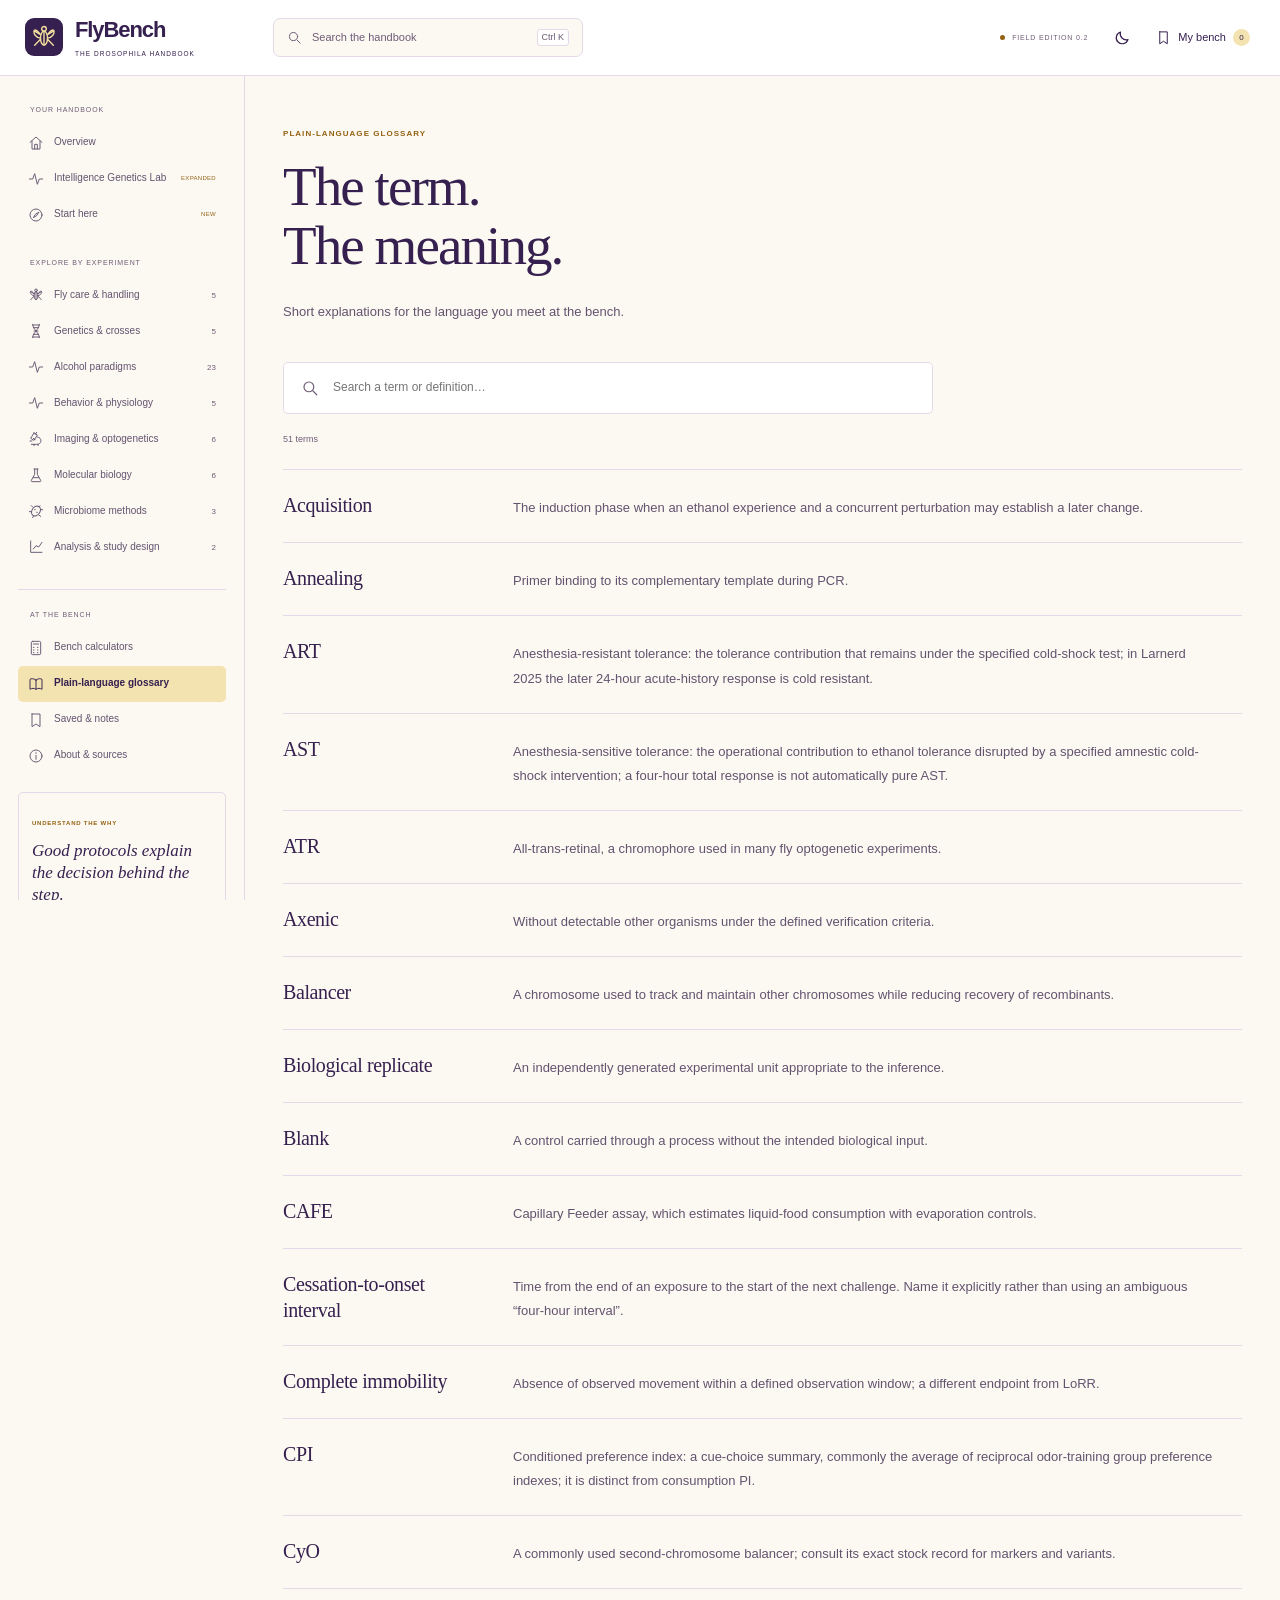
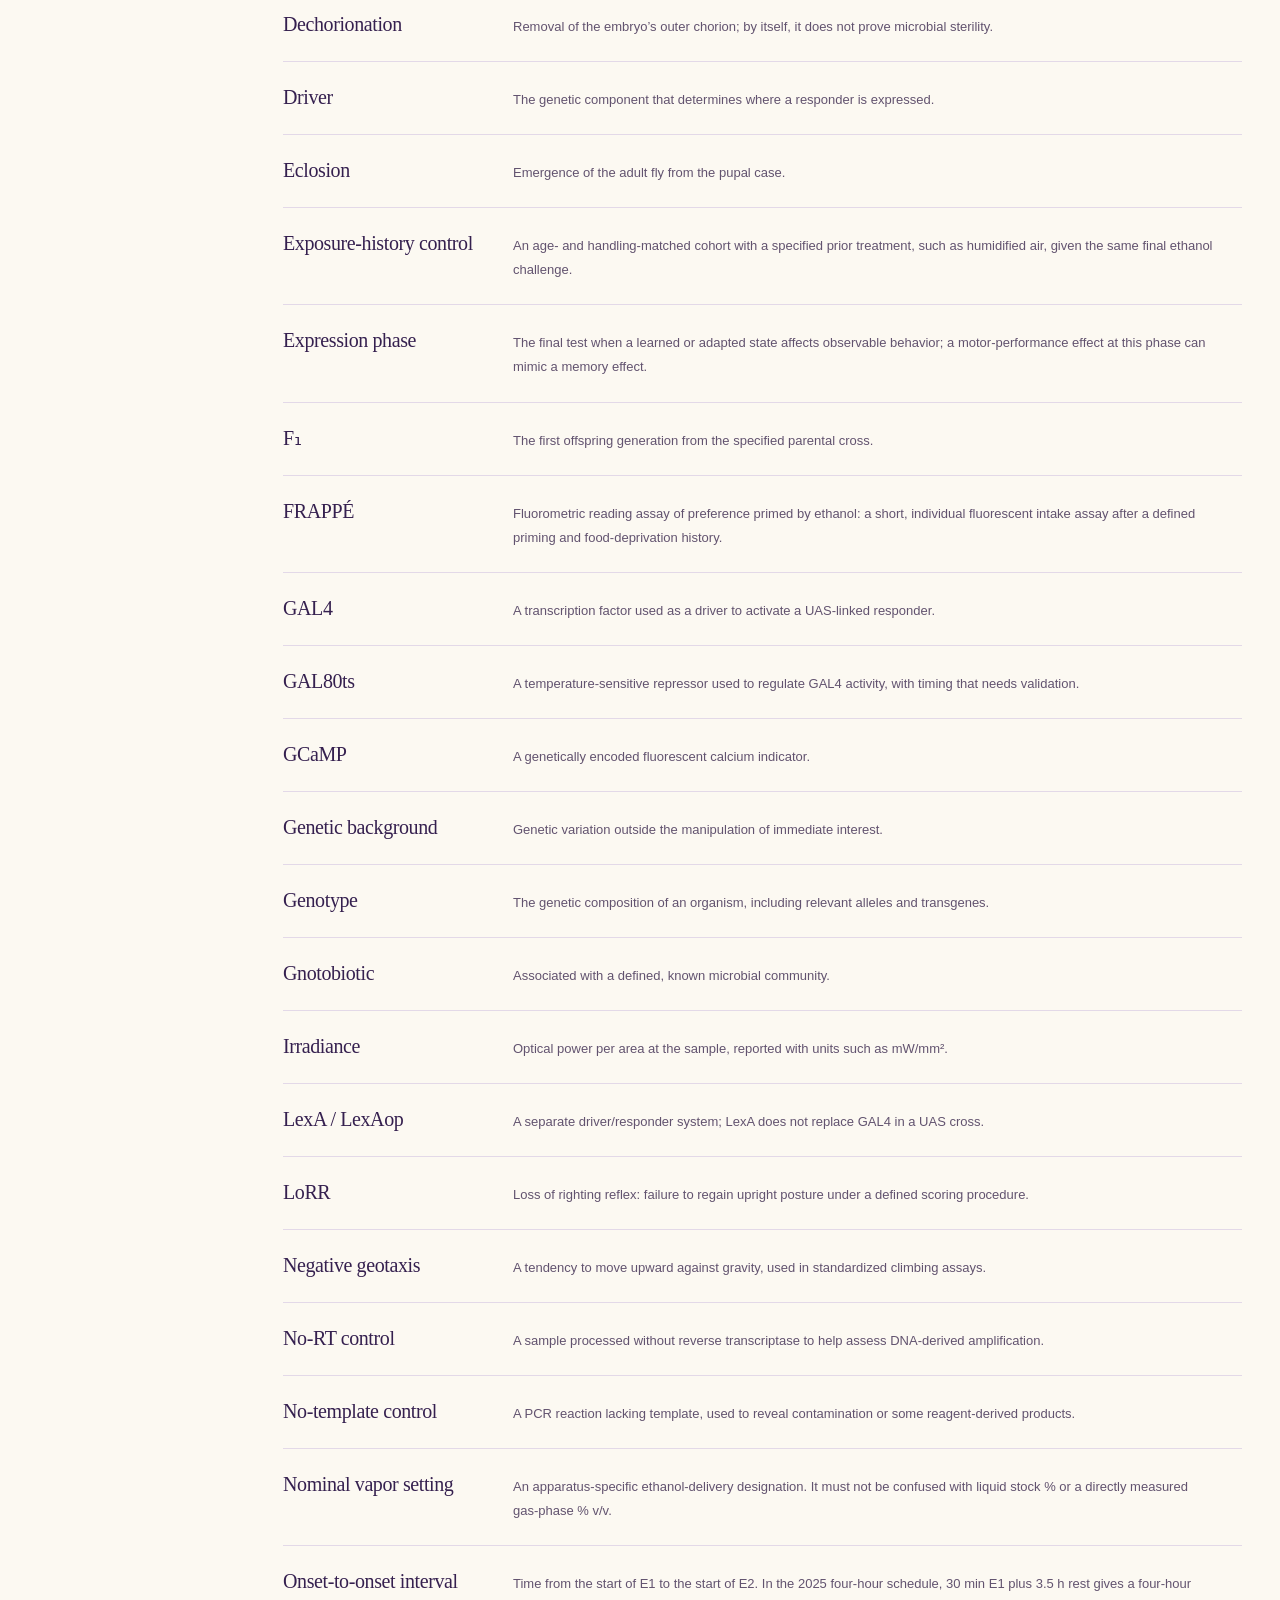
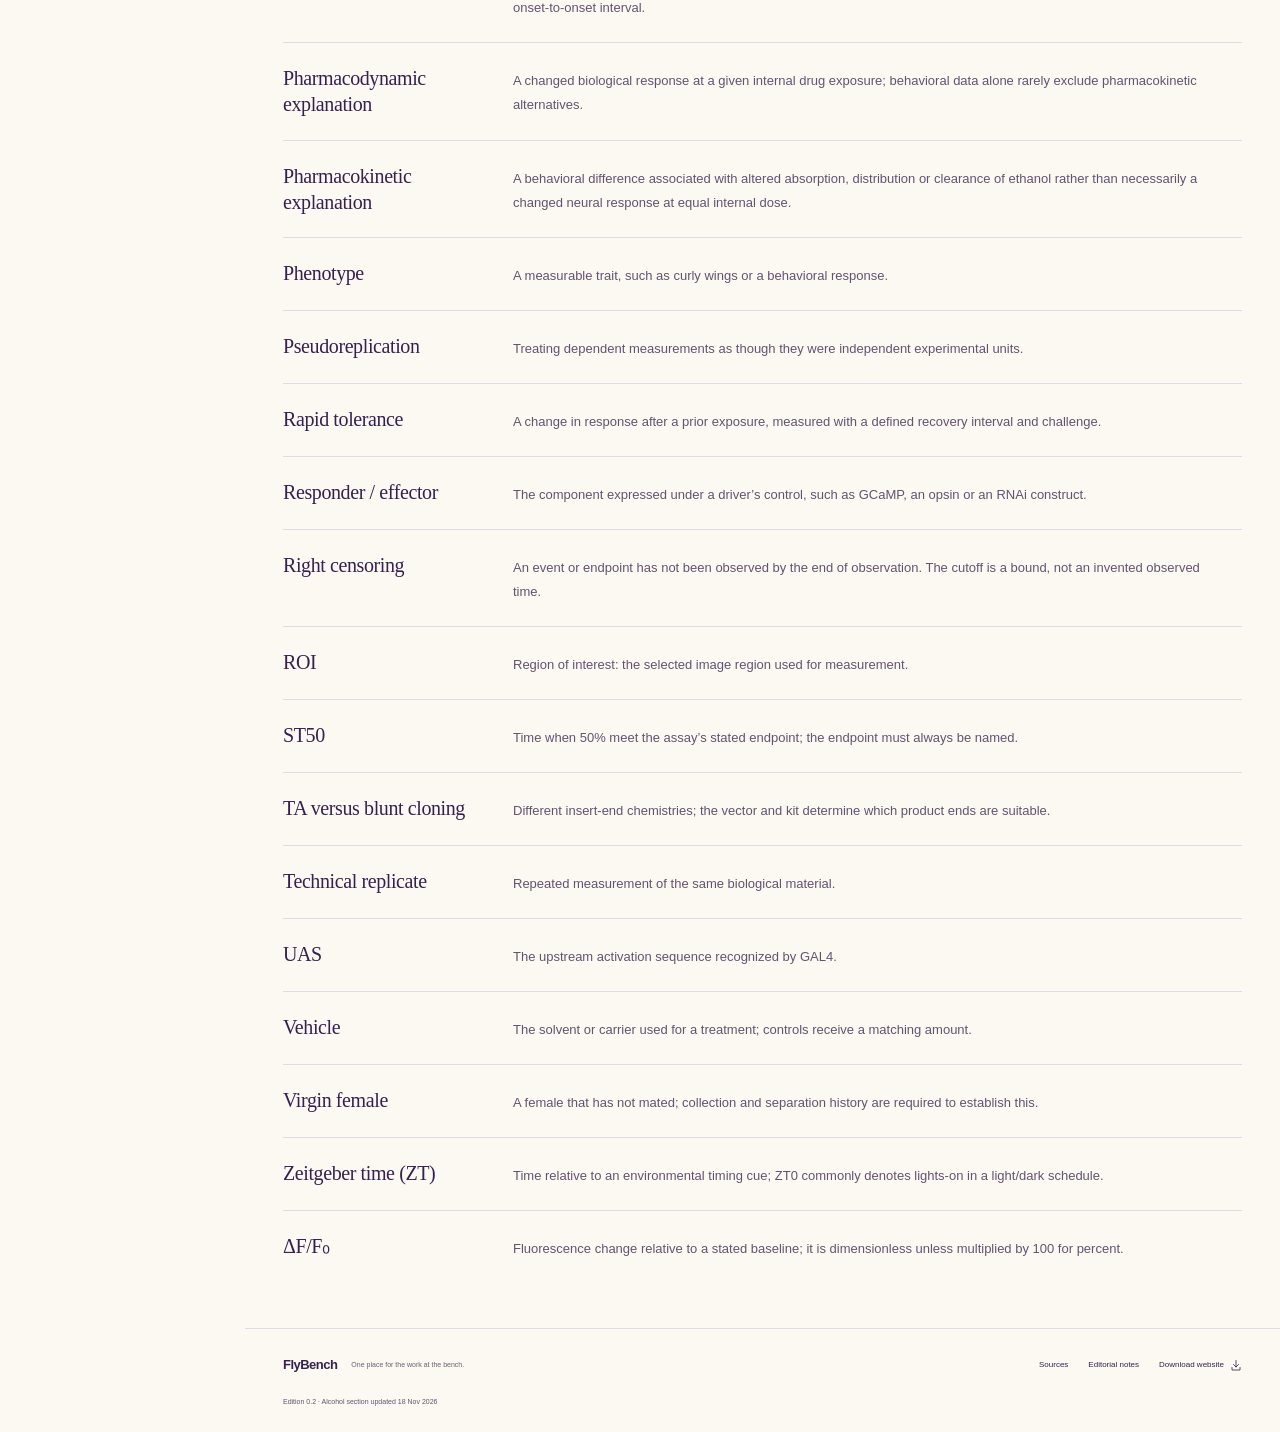
<file: glossary.html>
<!doctype html><html lang="en"><head><meta charset="utf-8"><meta name="viewport" content="width=device-width,initial-scale=1"><meta name="color-scheme" content="light dark"><title>Plain-language glossary · FlyBench</title><meta name="description" content="Clear definitions of common Drosophila genetics, behavior, imaging and analysis terms."><meta name="theme-color" content="#35204f"><meta property="og:title" content="Plain-language glossary · FlyBench"><meta property="og:description" content="Clear definitions of common Drosophila genetics, behavior, imaging and analysis terms."><meta property="og:type" content="website"><link rel="icon" type="image/svg+xml" href="assets/favicon.svg?v=20261118-gold-purple"><link rel="stylesheet" href="assets/styles.css?v=20261118-igl-v1"><script src="assets/theme.js"></script><script src="assets/handbook-data.js?v=20261118-igl-v1" defer></script><script src="assets/app.js?v=20261118-igl-v1" defer></script></head><body data-page="glossary"><svg xmlns="http://www.w3.org/2000/svg" style="display:none" aria-hidden="true"><symbol id="i-fly" viewBox="0 0 24 24"><path d="M12 7v12m-3-9C2 0 1 12 9 13m6-3c7-10 8 2 0 3M9 14l-5 5m11-5 5 5M9 10 4 7m11 3 5-3"/><ellipse cx="12" cy="13" rx="3" ry="6"/><circle cx="12" cy="5" r="2"/></symbol><symbol id="i-book" viewBox="0 0 24 24"><path d="M12 6c-4-3-8-2-9-1v15c3-2 6-2 9 0 3-2 6-2 9 0V5c-2-1-5-2-9 1Zm0 0v14"/></symbol><symbol id="i-dna" viewBox="0 0 24 24"><path d="M7 2c0 8 10 12 10 20M17 2c0 8-10 12-10 20M7 3h10M8 7h8m-7 5h6m-7 5h8M7 21h10"/></symbol><symbol id="i-activity" viewBox="0 0 24 24"><path d="M2 12h5l3-8 4 16 3-8h5"/></symbol><symbol id="i-scope" viewBox="0 0 24 24"><path d="m9 3 5 3-5 8-5-3 5-8Zm2 2 2-3m-5 9 3 2M14 9c7 0 8 11-1 11H5m1-5H3m6 5v2m6-2v2"/></symbol><symbol id="i-tube" viewBox="0 0 24 24"><path d="M9 3h6m-5 0v8L5 20c-.5 1 .3 2 1 2h12c1 0 1.5-1 1-2l-5-9V3M8 16h8"/></symbol><symbol id="i-microbe" viewBox="0 0 24 24"><ellipse cx="12" cy="12" rx="6" ry="8" transform="rotate(35 12 12)"/><path d="M7 6 5 4m11 2 2-2M5 13H2m17-3h3M8 20l-1 2m9-4 3 2m-9-10h1m2 4h1"/></symbol><symbol id="i-chart" viewBox="0 0 24 24"><path d="M4 3v17h17M8 15l4-5 4 2 5-7"/></symbol><symbol id="i-search" viewBox="0 0 24 24"><circle cx="10.5" cy="10.5" r="6.5"/><path d="m16 16 5 5"/></symbol><symbol id="i-arrow" viewBox="0 0 24 24"><path d="M5 12h14m-5-5 5 5-5 5"/></symbol><symbol id="i-external" viewBox="0 0 24 24"><path d="M6 18 18 6M7 6h11v11"/></symbol><symbol id="i-bookmark" viewBox="0 0 24 24"><path d="M6 3h12v19l-6-4-6 4V3Z"/></symbol><symbol id="i-clock" viewBox="0 0 24 24"><circle cx="12" cy="12" r="9"/><path d="M12 7v5l4 2"/></symbol><symbol id="i-check" viewBox="0 0 24 24"><path d="m5 12 4 4L20 5"/></symbol><symbol id="i-print" viewBox="0 0 24 24"><path d="M7 8V3h10v5M6 17H3V9h18v8h-3M7 14h10v8H7v-8Zm10-3h1"/></symbol><symbol id="i-download" viewBox="0 0 24 24"><path d="M12 3v13m-5-5 5 5 5-5M4 17v5h16v-5"/></symbol><symbol id="i-close" viewBox="0 0 24 24"><path d="m5 5 14 14M19 5 5 19"/></symbol><symbol id="i-menu" viewBox="0 0 24 24"><path d="M3 6h18M3 12h18M3 18h18"/></symbol><symbol id="i-home" viewBox="0 0 24 24"><path d="m3 11 9-8 9 8M6 9v12h12V9M10 21v-7h4v7"/></symbol><symbol id="i-compass" viewBox="0 0 24 24"><circle cx="12" cy="12" r="9"/><path d="m16 8-3 5-5 3 3-5 5-3Z"/></symbol><symbol id="i-info" viewBox="0 0 24 24"><circle cx="12" cy="12" r="9"/><path d="M12 11v6m0-10v1"/></symbol><symbol id="i-calculator" viewBox="0 0 24 24"><rect x="5" y="2" width="14" height="20" rx="2"/><path d="M8 6h8M8 11h1m5 0h1m-7 4h1m5 0h1m-7 4h1m5 0h1"/></symbol><symbol id="i-leaf" viewBox="0 0 24 24"><path d="M19 3C6 1 1 13 7 17c6 4 14-3 12-14ZM5 20 16 7"/></symbol><symbol id="i-moon" viewBox="0 0 24 24"><path d="M20 14A8 8 0 0 1 10 4a8 8 0 1 0 10 10Z"/></symbol></svg><a class="skip" href="#main">Skip to content</a><header class="topbar"><a class="brand" href="index.html"><span class="brand-icon"><svg class="icon " viewBox="0 0 24 24" fill="none" stroke="currentColor" stroke-width="1.6" stroke-linecap="round" stroke-linejoin="round" aria-hidden="true"><path d="M12 7v12m-3-9C2 0 1 12 9 13m6-3c7-10 8 2 0 3M9 14l-5 5m11-5 5 5M9 10 4 7m11 3 5-3"/><ellipse cx="12" cy="13" rx="3" ry="6"/><circle cx="12" cy="5" r="2"/></svg></span><span>FlyBench<small>THE DROSOPHILA HANDBOOK</small></span></a><button class="top-search" data-open-search aria-label="Search the handbook"><svg class="icon " viewBox="0 0 24 24" fill="none" stroke="currentColor" stroke-width="1.6" stroke-linecap="round" stroke-linejoin="round" aria-hidden="true"><circle cx="10.5" cy="10.5" r="6.5"/><path d="m16 16 5 5"/></svg><span>Search the handbook</span><kbd>Ctrl K</kbd></button><div class="top-actions"><span class="edition"><span></span> FIELD EDITION 0.2</span><button class="icon-button" data-theme aria-label="Switch to dark theme"><svg class="icon " viewBox="0 0 24 24" fill="none" stroke="currentColor" stroke-width="1.6" stroke-linecap="round" stroke-linejoin="round" aria-hidden="true"><path d="M20 14A8 8 0 0 1 10 4a8 8 0 1 0 10 10Z"/></svg></button><a class="bench-shortcut" href="bench.html"><svg class="icon " viewBox="0 0 24 24" fill="none" stroke="currentColor" stroke-width="1.6" stroke-linecap="round" stroke-linejoin="round" aria-hidden="true"><path d="M6 3h12v19l-6-4-6 4V3Z"/></svg><span>My bench</span><small data-saved-count>0</small></a><button class="icon-button mobile-menu" data-menu aria-label="Open topic navigation" aria-expanded="false" aria-controls="sidebar"><svg class="icon " viewBox="0 0 24 24" fill="none" stroke="currentColor" stroke-width="1.6" stroke-linecap="round" stroke-linejoin="round" aria-hidden="true"><path d="M3 6h18M3 12h18M3 18h18"/></svg></button></div></header><button class="sidebar-backdrop" aria-label="Close topic navigation" data-close-menu hidden></button><aside class="sidebar" id="sidebar"><div class="side-section"><p>YOUR HANDBOOK</p><a href="index.html" data-side="index"><svg class="icon " viewBox="0 0 24 24" fill="none" stroke="currentColor" stroke-width="1.6" stroke-linecap="round" stroke-linejoin="round" aria-hidden="true"><path d="m3 11 9-8 9 8M6 9v12h12V9M10 21v-7h4v7"/></svg><span>Overview</span></a><a href="alcohol.html" data-side="alcohol"><svg class="icon" viewBox="0 0 24 24" aria-hidden="true"><use href="#i-activity"></use></svg><span>Intelligence Genetics Lab</span><i>EXPANDED</i></a><a href="start.html" data-side="start"><svg class="icon " viewBox="0 0 24 24" fill="none" stroke="currentColor" stroke-width="1.6" stroke-linecap="round" stroke-linejoin="round" aria-hidden="true"><circle cx="12" cy="12" r="9"/><path d="m16 8-3 5-5 3 3-5 5-3Z"/></svg><span>Start here</span><i>NEW</i></a></div><div class="side-section"><p>EXPLORE BY EXPERIMENT</p><a href="index.html?category=care#library" data-category-link="care"><svg class="icon " viewBox="0 0 24 24" fill="none" stroke="currentColor" stroke-width="1.6" stroke-linecap="round" stroke-linejoin="round" aria-hidden="true"><path d="M12 7v12m-3-9C2 0 1 12 9 13m6-3c7-10 8 2 0 3M9 14l-5 5m11-5 5 5M9 10 4 7m11 3 5-3"/><ellipse cx="12" cy="13" rx="3" ry="6"/><circle cx="12" cy="5" r="2"/></svg><span>Fly care & handling</span><small>5</small></a><a href="index.html?category=genetics#library" data-category-link="genetics"><svg class="icon " viewBox="0 0 24 24" fill="none" stroke="currentColor" stroke-width="1.6" stroke-linecap="round" stroke-linejoin="round" aria-hidden="true"><path d="M7 2c0 8 10 12 10 20M17 2c0 8-10 12-10 20M7 3h10M8 7h8m-7 5h6m-7 5h8M7 21h10"/></svg><span>Genetics & crosses</span><small>5</small></a><a href="index.html?category=alcohol#library" data-category-link="alcohol"><svg class="icon" viewBox="0 0 24 24" aria-hidden="true"><use href="#i-activity"></use></svg><span>Alcohol paradigms</span><small>23</small></a><a href="index.html?category=behavior#library" data-category-link="behavior"><svg class="icon " viewBox="0 0 24 24" fill="none" stroke="currentColor" stroke-width="1.6" stroke-linecap="round" stroke-linejoin="round" aria-hidden="true"><path d="M2 12h5l3-8 4 16 3-8h5"/></svg><span>Behavior & physiology</span><small>5</small></a><a href="index.html?category=imaging#library" data-category-link="imaging"><svg class="icon " viewBox="0 0 24 24" fill="none" stroke="currentColor" stroke-width="1.6" stroke-linecap="round" stroke-linejoin="round" aria-hidden="true"><path d="m9 3 5 3-5 8-5-3 5-8Zm2 2 2-3m-5 9 3 2M14 9c7 0 8 11-1 11H5m1-5H3m6 5v2m6-2v2"/></svg><span>Imaging & optogenetics</span><small>6</small></a><a href="index.html?category=molecular#library" data-category-link="molecular"><svg class="icon " viewBox="0 0 24 24" fill="none" stroke="currentColor" stroke-width="1.6" stroke-linecap="round" stroke-linejoin="round" aria-hidden="true"><path d="M9 3h6m-5 0v8L5 20c-.5 1 .3 2 1 2h12c1 0 1.5-1 1-2l-5-9V3M8 16h8"/></svg><span>Molecular biology</span><small>6</small></a><a href="index.html?category=microbiome#library" data-category-link="microbiome"><svg class="icon " viewBox="0 0 24 24" fill="none" stroke="currentColor" stroke-width="1.6" stroke-linecap="round" stroke-linejoin="round" aria-hidden="true"><ellipse cx="12" cy="12" rx="6" ry="8" transform="rotate(35 12 12)"/><path d="M7 6 5 4m11 2 2-2M5 13H2m17-3h3M8 20l-1 2m9-4 3 2m-9-10h1m2 4h1"/></svg><span>Microbiome methods</span><small>3</small></a><a href="index.html?category=analysis#library" data-category-link="analysis"><svg class="icon " viewBox="0 0 24 24" fill="none" stroke="currentColor" stroke-width="1.6" stroke-linecap="round" stroke-linejoin="round" aria-hidden="true"><path d="M4 3v17h17M8 15l4-5 4 2 5-7"/></svg><span>Analysis & study design</span><small>2</small></a></div><div class="side-section resources"><p>AT THE BENCH</p><a href="tools.html" data-side="tools"><svg class="icon " viewBox="0 0 24 24" fill="none" stroke="currentColor" stroke-width="1.6" stroke-linecap="round" stroke-linejoin="round" aria-hidden="true"><rect x="5" y="2" width="14" height="20" rx="2"/><path d="M8 6h8M8 11h1m5 0h1m-7 4h1m5 0h1m-7 4h1m5 0h1"/></svg><span>Bench calculators</span></a><a href="glossary.html" data-side="glossary"><svg class="icon " viewBox="0 0 24 24" fill="none" stroke="currentColor" stroke-width="1.6" stroke-linecap="round" stroke-linejoin="round" aria-hidden="true"><path d="M12 6c-4-3-8-2-9-1v15c3-2 6-2 9 0 3-2 6-2 9 0V5c-2-1-5-2-9 1Zm0 0v14"/></svg><span>Plain-language glossary</span></a><a href="bench.html" data-side="bench"><svg class="icon " viewBox="0 0 24 24" fill="none" stroke="currentColor" stroke-width="1.6" stroke-linecap="round" stroke-linejoin="round" aria-hidden="true"><path d="M6 3h12v19l-6-4-6 4V3Z"/></svg><span>Saved & notes</span></a><a href="about.html" data-side="about"><svg class="icon " viewBox="0 0 24 24" fill="none" stroke="currentColor" stroke-width="1.6" stroke-linecap="round" stroke-linejoin="round" aria-hidden="true"><circle cx="12" cy="12" r="9"/><path d="M12 11v6m0-10v1"/></svg><span>About & sources</span></a></div><div class="sidebar-note"><span class="tiny-caps">UNDERSTAND THE WHY</span><p>Good protocols explain the decision behind the step.</p><a href="about.html#editorial">How this handbook is written <svg class="icon " viewBox="0 0 24 24" fill="none" stroke="currentColor" stroke-width="1.6" stroke-linecap="round" stroke-linejoin="round" aria-hidden="true"><path d="M5 12h14m-5-5 5 5-5 5"/></svg></a></div><div class="sidebar-bottom">55 workflows · 8 sections<span>Source-linked editorial draft</span></div></aside><div class="app-main"><main id="main"><div class="page-wrap"><header class="page-intro"><p class="eyebrow">PLAIN-LANGUAGE GLOSSARY</p><h1>The term.<br>The meaning.</h1><p>Short explanations for the language you meet at the bench.</p></header><label class="glossary-search"><svg class="icon " viewBox="0 0 24 24" fill="none" stroke="currentColor" stroke-width="1.6" stroke-linecap="round" stroke-linejoin="round" aria-hidden="true"><circle cx="10.5" cy="10.5" r="6.5"/><path d="m16 16 5 5"/></svg><input type="search" id="glossary-query" placeholder="Search a term or definition…" aria-label="Search glossary"></label><p id="glossary-count" class="muted small" aria-live="polite"></p><div id="glossary-list" class="glossary-list"></div></div></main><footer class="site-footer"><div><strong>FlyBench</strong><span>One place for the work at the bench.</span></div><nav aria-label="Footer navigation"><a href="about.html#sources">Sources</a><a href="about.html#editorial">Editorial notes</a><a href="assets/FlyBench_GitHub_Pages.zip" download>Download website <svg class="icon " viewBox="0 0 24 24" fill="none" stroke="currentColor" stroke-width="1.6" stroke-linecap="round" stroke-linejoin="round" aria-hidden="true"><path d="M12 3v13m-5-5 5 5 5-5M4 17v5h16v-5"/></svg></a></nav><p>Edition 0.2 · Alcohol section updated 18 Nov 2026</p></footer><dialog class="search-dialog" aria-labelledby="search-title"><div class="search-dialog-top"><h2 id="search-title">Find your next step.</h2><button class="icon-button" data-close-search aria-label="Close search"><svg class="icon " viewBox="0 0 24 24" fill="none" stroke="currentColor" stroke-width="1.6" stroke-linecap="round" stroke-linejoin="round" aria-hidden="true"><path d="m5 5 14 14M19 5 5 19"/></svg></button></div><label class="modal-search"><svg class="icon " viewBox="0 0 24 24" fill="none" stroke="currentColor" stroke-width="1.6" stroke-linecap="round" stroke-linejoin="round" aria-hidden="true"><circle cx="10.5" cy="10.5" r="6.5"/><path d="m16 16 5 5"/></svg><input type="search" id="global-search" placeholder="Try ‘virgin’, ‘ethanol’, ‘PCR’…" aria-label="Search all handbook workflows"></label><p class="search-status" aria-live="polite"></p><div class="global-results"></div><div class="search-dialog-bottom">Search titles, steps, materials and definitions.<kbd>Esc to close</kbd></div></dialog><div class="toast" role="status" aria-live="polite"></div></div></body></html>
</file>
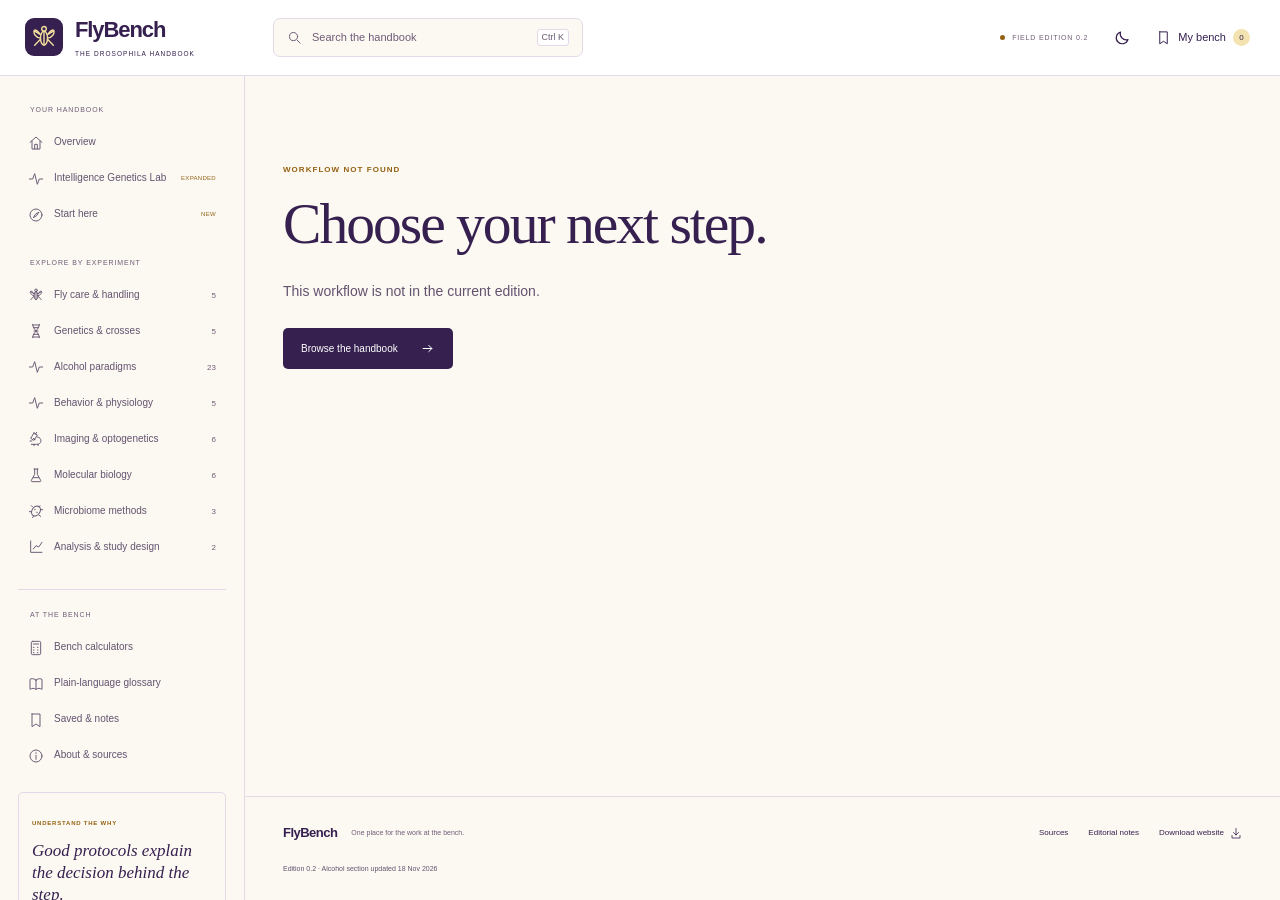
<file: protocol.html>
<!doctype html><html lang="en"><head><meta charset="utf-8"><meta name="viewport" content="width=device-width,initial-scale=1"><meta name="color-scheme" content="light dark"><title>Protocol reader · FlyBench</title><meta name="description" content="Read a step-by-step Drosophila workflow with materials, controls, troubleshooting and original sources."><meta name="theme-color" content="#35204f"><meta property="og:title" content="Protocol reader · FlyBench"><meta property="og:description" content="Read a step-by-step Drosophila workflow with materials, controls, troubleshooting and original sources."><meta property="og:type" content="website"><link rel="icon" type="image/svg+xml" href="assets/favicon.svg?v=20261118-gold-purple"><link rel="stylesheet" href="assets/styles.css?v=20261118-igl-v1"><script src="assets/theme.js"></script><script src="assets/handbook-data.js?v=20261118-igl-v1" defer></script><script src="assets/app.js?v=20261118-igl-v1" defer></script></head><body data-page="protocol"><svg xmlns="http://www.w3.org/2000/svg" style="display:none" aria-hidden="true"><symbol id="i-fly" viewBox="0 0 24 24"><path d="M12 7v12m-3-9C2 0 1 12 9 13m6-3c7-10 8 2 0 3M9 14l-5 5m11-5 5 5M9 10 4 7m11 3 5-3"/><ellipse cx="12" cy="13" rx="3" ry="6"/><circle cx="12" cy="5" r="2"/></symbol><symbol id="i-book" viewBox="0 0 24 24"><path d="M12 6c-4-3-8-2-9-1v15c3-2 6-2 9 0 3-2 6-2 9 0V5c-2-1-5-2-9 1Zm0 0v14"/></symbol><symbol id="i-dna" viewBox="0 0 24 24"><path d="M7 2c0 8 10 12 10 20M17 2c0 8-10 12-10 20M7 3h10M8 7h8m-7 5h6m-7 5h8M7 21h10"/></symbol><symbol id="i-activity" viewBox="0 0 24 24"><path d="M2 12h5l3-8 4 16 3-8h5"/></symbol><symbol id="i-scope" viewBox="0 0 24 24"><path d="m9 3 5 3-5 8-5-3 5-8Zm2 2 2-3m-5 9 3 2M14 9c7 0 8 11-1 11H5m1-5H3m6 5v2m6-2v2"/></symbol><symbol id="i-tube" viewBox="0 0 24 24"><path d="M9 3h6m-5 0v8L5 20c-.5 1 .3 2 1 2h12c1 0 1.5-1 1-2l-5-9V3M8 16h8"/></symbol><symbol id="i-microbe" viewBox="0 0 24 24"><ellipse cx="12" cy="12" rx="6" ry="8" transform="rotate(35 12 12)"/><path d="M7 6 5 4m11 2 2-2M5 13H2m17-3h3M8 20l-1 2m9-4 3 2m-9-10h1m2 4h1"/></symbol><symbol id="i-chart" viewBox="0 0 24 24"><path d="M4 3v17h17M8 15l4-5 4 2 5-7"/></symbol><symbol id="i-search" viewBox="0 0 24 24"><circle cx="10.5" cy="10.5" r="6.5"/><path d="m16 16 5 5"/></symbol><symbol id="i-arrow" viewBox="0 0 24 24"><path d="M5 12h14m-5-5 5 5-5 5"/></symbol><symbol id="i-external" viewBox="0 0 24 24"><path d="M6 18 18 6M7 6h11v11"/></symbol><symbol id="i-bookmark" viewBox="0 0 24 24"><path d="M6 3h12v19l-6-4-6 4V3Z"/></symbol><symbol id="i-clock" viewBox="0 0 24 24"><circle cx="12" cy="12" r="9"/><path d="M12 7v5l4 2"/></symbol><symbol id="i-check" viewBox="0 0 24 24"><path d="m5 12 4 4L20 5"/></symbol><symbol id="i-print" viewBox="0 0 24 24"><path d="M7 8V3h10v5M6 17H3V9h18v8h-3M7 14h10v8H7v-8Zm10-3h1"/></symbol><symbol id="i-download" viewBox="0 0 24 24"><path d="M12 3v13m-5-5 5 5 5-5M4 17v5h16v-5"/></symbol><symbol id="i-close" viewBox="0 0 24 24"><path d="m5 5 14 14M19 5 5 19"/></symbol><symbol id="i-menu" viewBox="0 0 24 24"><path d="M3 6h18M3 12h18M3 18h18"/></symbol><symbol id="i-home" viewBox="0 0 24 24"><path d="m3 11 9-8 9 8M6 9v12h12V9M10 21v-7h4v7"/></symbol><symbol id="i-compass" viewBox="0 0 24 24"><circle cx="12" cy="12" r="9"/><path d="m16 8-3 5-5 3 3-5 5-3Z"/></symbol><symbol id="i-info" viewBox="0 0 24 24"><circle cx="12" cy="12" r="9"/><path d="M12 11v6m0-10v1"/></symbol><symbol id="i-calculator" viewBox="0 0 24 24"><rect x="5" y="2" width="14" height="20" rx="2"/><path d="M8 6h8M8 11h1m5 0h1m-7 4h1m5 0h1m-7 4h1m5 0h1"/></symbol><symbol id="i-leaf" viewBox="0 0 24 24"><path d="M19 3C6 1 1 13 7 17c6 4 14-3 12-14ZM5 20 16 7"/></symbol><symbol id="i-moon" viewBox="0 0 24 24"><path d="M20 14A8 8 0 0 1 10 4a8 8 0 1 0 10 10Z"/></symbol></svg><a class="skip" href="#main">Skip to content</a><header class="topbar"><a class="brand" href="index.html"><span class="brand-icon"><svg class="icon " viewBox="0 0 24 24" fill="none" stroke="currentColor" stroke-width="1.6" stroke-linecap="round" stroke-linejoin="round" aria-hidden="true"><path d="M12 7v12m-3-9C2 0 1 12 9 13m6-3c7-10 8 2 0 3M9 14l-5 5m11-5 5 5M9 10 4 7m11 3 5-3"/><ellipse cx="12" cy="13" rx="3" ry="6"/><circle cx="12" cy="5" r="2"/></svg></span><span>FlyBench<small>THE DROSOPHILA HANDBOOK</small></span></a><button class="top-search" data-open-search aria-label="Search the handbook"><svg class="icon " viewBox="0 0 24 24" fill="none" stroke="currentColor" stroke-width="1.6" stroke-linecap="round" stroke-linejoin="round" aria-hidden="true"><circle cx="10.5" cy="10.5" r="6.5"/><path d="m16 16 5 5"/></svg><span>Search the handbook</span><kbd>Ctrl K</kbd></button><div class="top-actions"><span class="edition"><span></span> FIELD EDITION 0.2</span><button class="icon-button" data-theme aria-label="Switch to dark theme"><svg class="icon " viewBox="0 0 24 24" fill="none" stroke="currentColor" stroke-width="1.6" stroke-linecap="round" stroke-linejoin="round" aria-hidden="true"><path d="M20 14A8 8 0 0 1 10 4a8 8 0 1 0 10 10Z"/></svg></button><a class="bench-shortcut" href="bench.html"><svg class="icon " viewBox="0 0 24 24" fill="none" stroke="currentColor" stroke-width="1.6" stroke-linecap="round" stroke-linejoin="round" aria-hidden="true"><path d="M6 3h12v19l-6-4-6 4V3Z"/></svg><span>My bench</span><small data-saved-count>0</small></a><button class="icon-button mobile-menu" data-menu aria-label="Open topic navigation" aria-expanded="false" aria-controls="sidebar"><svg class="icon " viewBox="0 0 24 24" fill="none" stroke="currentColor" stroke-width="1.6" stroke-linecap="round" stroke-linejoin="round" aria-hidden="true"><path d="M3 6h18M3 12h18M3 18h18"/></svg></button></div></header><button class="sidebar-backdrop" aria-label="Close topic navigation" data-close-menu hidden></button><aside class="sidebar" id="sidebar"><div class="side-section"><p>YOUR HANDBOOK</p><a href="index.html" data-side="index"><svg class="icon " viewBox="0 0 24 24" fill="none" stroke="currentColor" stroke-width="1.6" stroke-linecap="round" stroke-linejoin="round" aria-hidden="true"><path d="m3 11 9-8 9 8M6 9v12h12V9M10 21v-7h4v7"/></svg><span>Overview</span></a><a href="alcohol.html" data-side="alcohol"><svg class="icon" viewBox="0 0 24 24" aria-hidden="true"><use href="#i-activity"></use></svg><span>Intelligence Genetics Lab</span><i>EXPANDED</i></a><a href="start.html" data-side="start"><svg class="icon " viewBox="0 0 24 24" fill="none" stroke="currentColor" stroke-width="1.6" stroke-linecap="round" stroke-linejoin="round" aria-hidden="true"><circle cx="12" cy="12" r="9"/><path d="m16 8-3 5-5 3 3-5 5-3Z"/></svg><span>Start here</span><i>NEW</i></a></div><div class="side-section"><p>EXPLORE BY EXPERIMENT</p><a href="index.html?category=care#library" data-category-link="care"><svg class="icon " viewBox="0 0 24 24" fill="none" stroke="currentColor" stroke-width="1.6" stroke-linecap="round" stroke-linejoin="round" aria-hidden="true"><path d="M12 7v12m-3-9C2 0 1 12 9 13m6-3c7-10 8 2 0 3M9 14l-5 5m11-5 5 5M9 10 4 7m11 3 5-3"/><ellipse cx="12" cy="13" rx="3" ry="6"/><circle cx="12" cy="5" r="2"/></svg><span>Fly care & handling</span><small>5</small></a><a href="index.html?category=genetics#library" data-category-link="genetics"><svg class="icon " viewBox="0 0 24 24" fill="none" stroke="currentColor" stroke-width="1.6" stroke-linecap="round" stroke-linejoin="round" aria-hidden="true"><path d="M7 2c0 8 10 12 10 20M17 2c0 8-10 12-10 20M7 3h10M8 7h8m-7 5h6m-7 5h8M7 21h10"/></svg><span>Genetics & crosses</span><small>5</small></a><a href="index.html?category=alcohol#library" data-category-link="alcohol"><svg class="icon" viewBox="0 0 24 24" aria-hidden="true"><use href="#i-activity"></use></svg><span>Alcohol paradigms</span><small>23</small></a><a href="index.html?category=behavior#library" data-category-link="behavior"><svg class="icon " viewBox="0 0 24 24" fill="none" stroke="currentColor" stroke-width="1.6" stroke-linecap="round" stroke-linejoin="round" aria-hidden="true"><path d="M2 12h5l3-8 4 16 3-8h5"/></svg><span>Behavior & physiology</span><small>5</small></a><a href="index.html?category=imaging#library" data-category-link="imaging"><svg class="icon " viewBox="0 0 24 24" fill="none" stroke="currentColor" stroke-width="1.6" stroke-linecap="round" stroke-linejoin="round" aria-hidden="true"><path d="m9 3 5 3-5 8-5-3 5-8Zm2 2 2-3m-5 9 3 2M14 9c7 0 8 11-1 11H5m1-5H3m6 5v2m6-2v2"/></svg><span>Imaging & optogenetics</span><small>6</small></a><a href="index.html?category=molecular#library" data-category-link="molecular"><svg class="icon " viewBox="0 0 24 24" fill="none" stroke="currentColor" stroke-width="1.6" stroke-linecap="round" stroke-linejoin="round" aria-hidden="true"><path d="M9 3h6m-5 0v8L5 20c-.5 1 .3 2 1 2h12c1 0 1.5-1 1-2l-5-9V3M8 16h8"/></svg><span>Molecular biology</span><small>6</small></a><a href="index.html?category=microbiome#library" data-category-link="microbiome"><svg class="icon " viewBox="0 0 24 24" fill="none" stroke="currentColor" stroke-width="1.6" stroke-linecap="round" stroke-linejoin="round" aria-hidden="true"><ellipse cx="12" cy="12" rx="6" ry="8" transform="rotate(35 12 12)"/><path d="M7 6 5 4m11 2 2-2M5 13H2m17-3h3M8 20l-1 2m9-4 3 2m-9-10h1m2 4h1"/></svg><span>Microbiome methods</span><small>3</small></a><a href="index.html?category=analysis#library" data-category-link="analysis"><svg class="icon " viewBox="0 0 24 24" fill="none" stroke="currentColor" stroke-width="1.6" stroke-linecap="round" stroke-linejoin="round" aria-hidden="true"><path d="M4 3v17h17M8 15l4-5 4 2 5-7"/></svg><span>Analysis & study design</span><small>2</small></a></div><div class="side-section resources"><p>AT THE BENCH</p><a href="tools.html" data-side="tools"><svg class="icon " viewBox="0 0 24 24" fill="none" stroke="currentColor" stroke-width="1.6" stroke-linecap="round" stroke-linejoin="round" aria-hidden="true"><rect x="5" y="2" width="14" height="20" rx="2"/><path d="M8 6h8M8 11h1m5 0h1m-7 4h1m5 0h1m-7 4h1m5 0h1"/></svg><span>Bench calculators</span></a><a href="glossary.html" data-side="glossary"><svg class="icon " viewBox="0 0 24 24" fill="none" stroke="currentColor" stroke-width="1.6" stroke-linecap="round" stroke-linejoin="round" aria-hidden="true"><path d="M12 6c-4-3-8-2-9-1v15c3-2 6-2 9 0 3-2 6-2 9 0V5c-2-1-5-2-9 1Zm0 0v14"/></svg><span>Plain-language glossary</span></a><a href="bench.html" data-side="bench"><svg class="icon " viewBox="0 0 24 24" fill="none" stroke="currentColor" stroke-width="1.6" stroke-linecap="round" stroke-linejoin="round" aria-hidden="true"><path d="M6 3h12v19l-6-4-6 4V3Z"/></svg><span>Saved & notes</span></a><a href="about.html" data-side="about"><svg class="icon " viewBox="0 0 24 24" fill="none" stroke="currentColor" stroke-width="1.6" stroke-linecap="round" stroke-linejoin="round" aria-hidden="true"><circle cx="12" cy="12" r="9"/><path d="M12 11v6m0-10v1"/></svg><span>About & sources</span></a></div><div class="sidebar-note"><span class="tiny-caps">UNDERSTAND THE WHY</span><p>Good protocols explain the decision behind the step.</p><a href="about.html#editorial">How this handbook is written <svg class="icon " viewBox="0 0 24 24" fill="none" stroke="currentColor" stroke-width="1.6" stroke-linecap="round" stroke-linejoin="round" aria-hidden="true"><path d="M5 12h14m-5-5 5 5-5 5"/></svg></a></div><div class="sidebar-bottom">55 workflows · 8 sections<span>Source-linked editorial draft</span></div></aside><div class="app-main"><main id="main"><div class="page-wrap reader-wrap" id="protocol-reader"><div class="loading-state"><h1>Opening the workflow…</h1><p>If this message remains, reload the page with JavaScript enabled.</p></div></div></main><footer class="site-footer"><div><strong>FlyBench</strong><span>One place for the work at the bench.</span></div><nav aria-label="Footer navigation"><a href="about.html#sources">Sources</a><a href="about.html#editorial">Editorial notes</a><a href="assets/FlyBench_GitHub_Pages.zip" download>Download website <svg class="icon " viewBox="0 0 24 24" fill="none" stroke="currentColor" stroke-width="1.6" stroke-linecap="round" stroke-linejoin="round" aria-hidden="true"><path d="M12 3v13m-5-5 5 5 5-5M4 17v5h16v-5"/></svg></a></nav><p>Edition 0.2 · Alcohol section updated 18 Nov 2026</p></footer><dialog class="search-dialog" aria-labelledby="search-title"><div class="search-dialog-top"><h2 id="search-title">Find your next step.</h2><button class="icon-button" data-close-search aria-label="Close search"><svg class="icon " viewBox="0 0 24 24" fill="none" stroke="currentColor" stroke-width="1.6" stroke-linecap="round" stroke-linejoin="round" aria-hidden="true"><path d="m5 5 14 14M19 5 5 19"/></svg></button></div><label class="modal-search"><svg class="icon " viewBox="0 0 24 24" fill="none" stroke="currentColor" stroke-width="1.6" stroke-linecap="round" stroke-linejoin="round" aria-hidden="true"><circle cx="10.5" cy="10.5" r="6.5"/><path d="m16 16 5 5"/></svg><input type="search" id="global-search" placeholder="Try ‘virgin’, ‘ethanol’, ‘PCR’…" aria-label="Search all handbook workflows"></label><p class="search-status" aria-live="polite"></p><div class="global-results"></div><div class="search-dialog-bottom">Search titles, steps, materials and definitions.<kbd>Esc to close</kbd></div></dialog><div class="toast" role="status" aria-live="polite"></div></div></body></html>
</file>
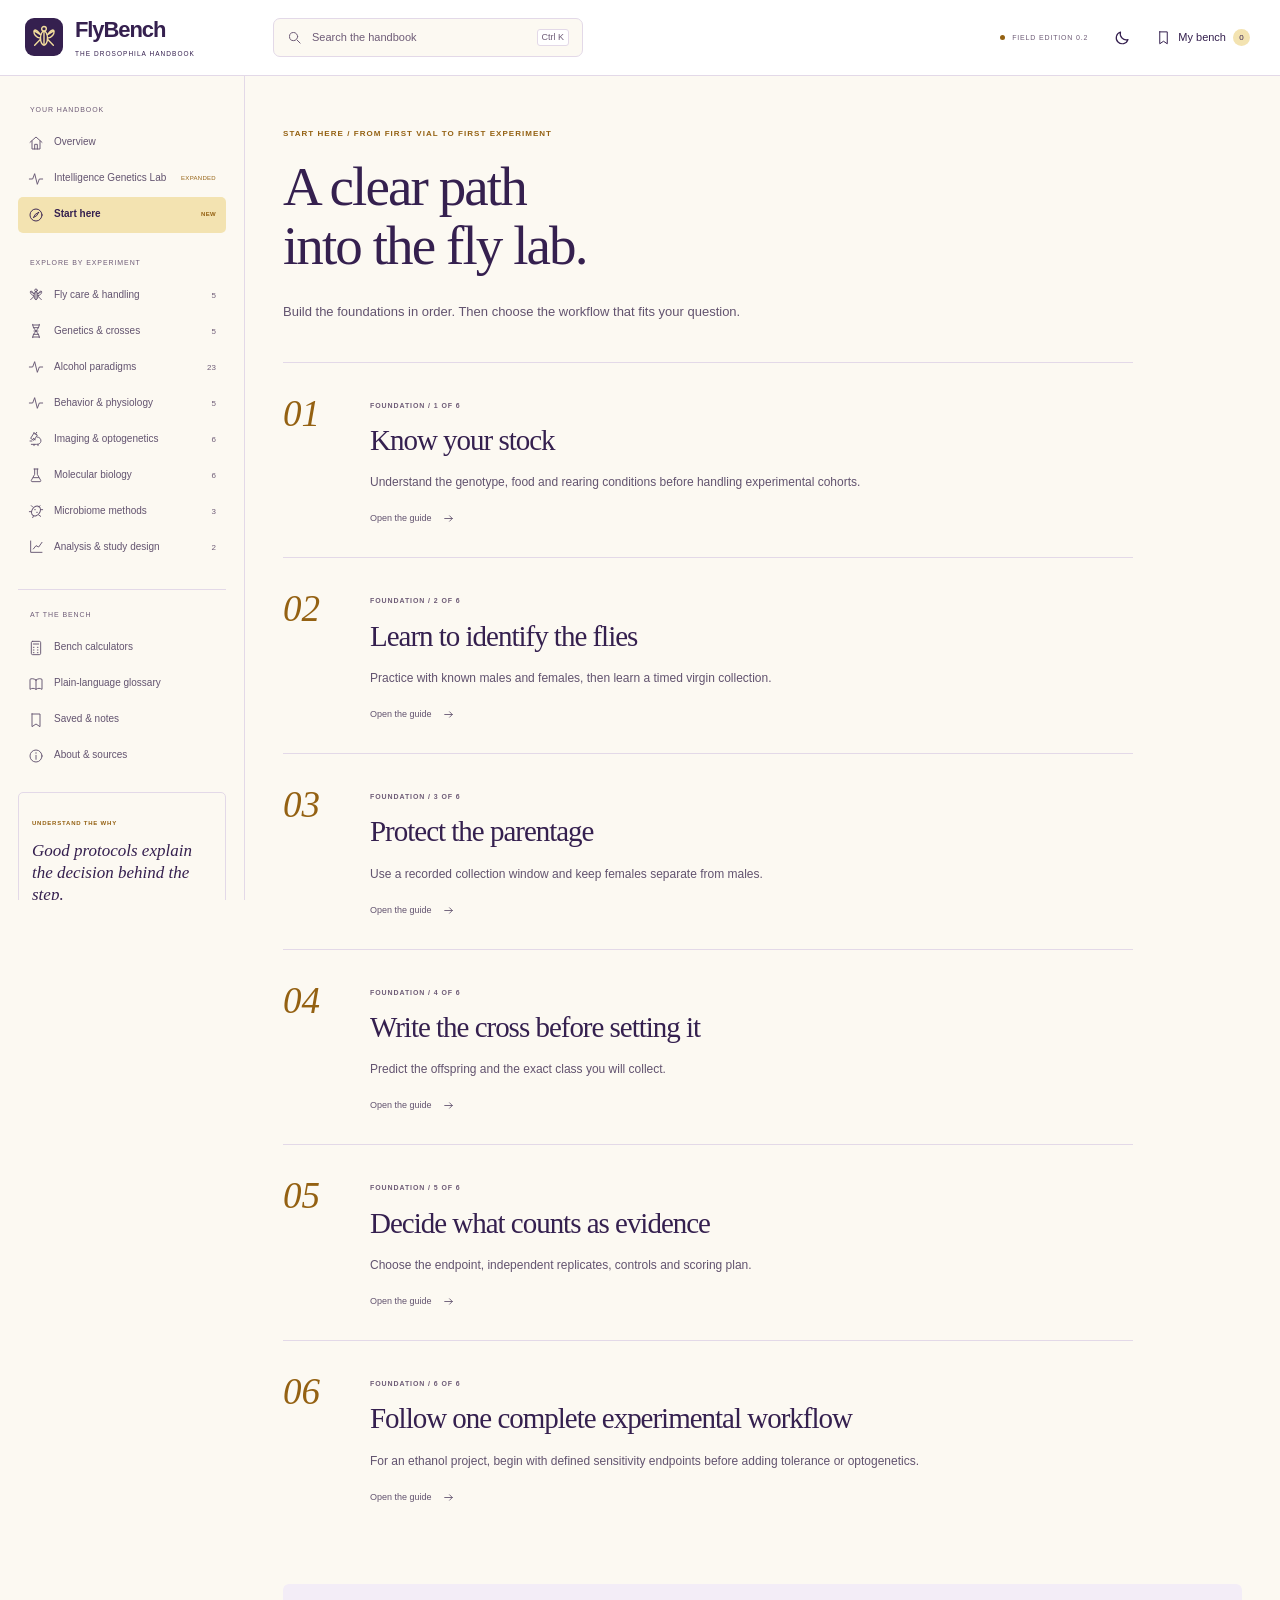
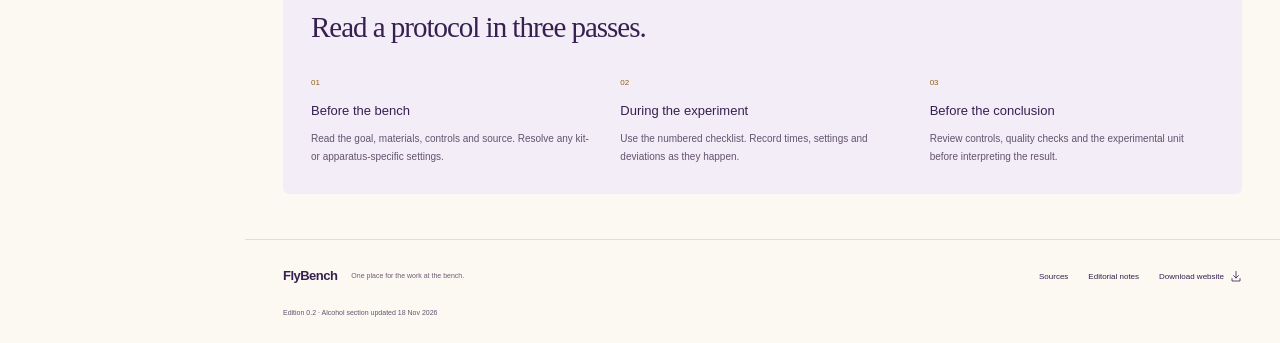
<file: start.html>
<!doctype html><html lang="en"><head><meta charset="utf-8"><meta name="viewport" content="width=device-width,initial-scale=1"><meta name="color-scheme" content="light dark"><title>Start here · FlyBench</title><meta name="description" content="A practical learning path for a new Drosophila researcher: stocks, sexing, virgins, crosses and experimental design."><meta name="theme-color" content="#35204f"><meta property="og:title" content="Start here · FlyBench"><meta property="og:description" content="A practical learning path for a new Drosophila researcher: stocks, sexing, virgins, crosses and experimental design."><meta property="og:type" content="website"><link rel="icon" type="image/svg+xml" href="assets/favicon.svg?v=20261118-gold-purple"><link rel="stylesheet" href="assets/styles.css?v=20261118-igl-v1"><script src="assets/theme.js"></script><script src="assets/handbook-data.js?v=20261118-igl-v1" defer></script><script src="assets/app.js?v=20261118-igl-v1" defer></script></head><body data-page="start"><svg xmlns="http://www.w3.org/2000/svg" style="display:none" aria-hidden="true"><symbol id="i-fly" viewBox="0 0 24 24"><path d="M12 7v12m-3-9C2 0 1 12 9 13m6-3c7-10 8 2 0 3M9 14l-5 5m11-5 5 5M9 10 4 7m11 3 5-3"/><ellipse cx="12" cy="13" rx="3" ry="6"/><circle cx="12" cy="5" r="2"/></symbol><symbol id="i-book" viewBox="0 0 24 24"><path d="M12 6c-4-3-8-2-9-1v15c3-2 6-2 9 0 3-2 6-2 9 0V5c-2-1-5-2-9 1Zm0 0v14"/></symbol><symbol id="i-dna" viewBox="0 0 24 24"><path d="M7 2c0 8 10 12 10 20M17 2c0 8-10 12-10 20M7 3h10M8 7h8m-7 5h6m-7 5h8M7 21h10"/></symbol><symbol id="i-activity" viewBox="0 0 24 24"><path d="M2 12h5l3-8 4 16 3-8h5"/></symbol><symbol id="i-scope" viewBox="0 0 24 24"><path d="m9 3 5 3-5 8-5-3 5-8Zm2 2 2-3m-5 9 3 2M14 9c7 0 8 11-1 11H5m1-5H3m6 5v2m6-2v2"/></symbol><symbol id="i-tube" viewBox="0 0 24 24"><path d="M9 3h6m-5 0v8L5 20c-.5 1 .3 2 1 2h12c1 0 1.5-1 1-2l-5-9V3M8 16h8"/></symbol><symbol id="i-microbe" viewBox="0 0 24 24"><ellipse cx="12" cy="12" rx="6" ry="8" transform="rotate(35 12 12)"/><path d="M7 6 5 4m11 2 2-2M5 13H2m17-3h3M8 20l-1 2m9-4 3 2m-9-10h1m2 4h1"/></symbol><symbol id="i-chart" viewBox="0 0 24 24"><path d="M4 3v17h17M8 15l4-5 4 2 5-7"/></symbol><symbol id="i-search" viewBox="0 0 24 24"><circle cx="10.5" cy="10.5" r="6.5"/><path d="m16 16 5 5"/></symbol><symbol id="i-arrow" viewBox="0 0 24 24"><path d="M5 12h14m-5-5 5 5-5 5"/></symbol><symbol id="i-external" viewBox="0 0 24 24"><path d="M6 18 18 6M7 6h11v11"/></symbol><symbol id="i-bookmark" viewBox="0 0 24 24"><path d="M6 3h12v19l-6-4-6 4V3Z"/></symbol><symbol id="i-clock" viewBox="0 0 24 24"><circle cx="12" cy="12" r="9"/><path d="M12 7v5l4 2"/></symbol><symbol id="i-check" viewBox="0 0 24 24"><path d="m5 12 4 4L20 5"/></symbol><symbol id="i-print" viewBox="0 0 24 24"><path d="M7 8V3h10v5M6 17H3V9h18v8h-3M7 14h10v8H7v-8Zm10-3h1"/></symbol><symbol id="i-download" viewBox="0 0 24 24"><path d="M12 3v13m-5-5 5 5 5-5M4 17v5h16v-5"/></symbol><symbol id="i-close" viewBox="0 0 24 24"><path d="m5 5 14 14M19 5 5 19"/></symbol><symbol id="i-menu" viewBox="0 0 24 24"><path d="M3 6h18M3 12h18M3 18h18"/></symbol><symbol id="i-home" viewBox="0 0 24 24"><path d="m3 11 9-8 9 8M6 9v12h12V9M10 21v-7h4v7"/></symbol><symbol id="i-compass" viewBox="0 0 24 24"><circle cx="12" cy="12" r="9"/><path d="m16 8-3 5-5 3 3-5 5-3Z"/></symbol><symbol id="i-info" viewBox="0 0 24 24"><circle cx="12" cy="12" r="9"/><path d="M12 11v6m0-10v1"/></symbol><symbol id="i-calculator" viewBox="0 0 24 24"><rect x="5" y="2" width="14" height="20" rx="2"/><path d="M8 6h8M8 11h1m5 0h1m-7 4h1m5 0h1m-7 4h1m5 0h1"/></symbol><symbol id="i-leaf" viewBox="0 0 24 24"><path d="M19 3C6 1 1 13 7 17c6 4 14-3 12-14ZM5 20 16 7"/></symbol><symbol id="i-moon" viewBox="0 0 24 24"><path d="M20 14A8 8 0 0 1 10 4a8 8 0 1 0 10 10Z"/></symbol></svg><a class="skip" href="#main">Skip to content</a><header class="topbar"><a class="brand" href="index.html"><span class="brand-icon"><svg class="icon " viewBox="0 0 24 24" fill="none" stroke="currentColor" stroke-width="1.6" stroke-linecap="round" stroke-linejoin="round" aria-hidden="true"><path d="M12 7v12m-3-9C2 0 1 12 9 13m6-3c7-10 8 2 0 3M9 14l-5 5m11-5 5 5M9 10 4 7m11 3 5-3"/><ellipse cx="12" cy="13" rx="3" ry="6"/><circle cx="12" cy="5" r="2"/></svg></span><span>FlyBench<small>THE DROSOPHILA HANDBOOK</small></span></a><button class="top-search" data-open-search aria-label="Search the handbook"><svg class="icon " viewBox="0 0 24 24" fill="none" stroke="currentColor" stroke-width="1.6" stroke-linecap="round" stroke-linejoin="round" aria-hidden="true"><circle cx="10.5" cy="10.5" r="6.5"/><path d="m16 16 5 5"/></svg><span>Search the handbook</span><kbd>Ctrl K</kbd></button><div class="top-actions"><span class="edition"><span></span> FIELD EDITION 0.2</span><button class="icon-button" data-theme aria-label="Switch to dark theme"><svg class="icon " viewBox="0 0 24 24" fill="none" stroke="currentColor" stroke-width="1.6" stroke-linecap="round" stroke-linejoin="round" aria-hidden="true"><path d="M20 14A8 8 0 0 1 10 4a8 8 0 1 0 10 10Z"/></svg></button><a class="bench-shortcut" href="bench.html"><svg class="icon " viewBox="0 0 24 24" fill="none" stroke="currentColor" stroke-width="1.6" stroke-linecap="round" stroke-linejoin="round" aria-hidden="true"><path d="M6 3h12v19l-6-4-6 4V3Z"/></svg><span>My bench</span><small data-saved-count>0</small></a><button class="icon-button mobile-menu" data-menu aria-label="Open topic navigation" aria-expanded="false" aria-controls="sidebar"><svg class="icon " viewBox="0 0 24 24" fill="none" stroke="currentColor" stroke-width="1.6" stroke-linecap="round" stroke-linejoin="round" aria-hidden="true"><path d="M3 6h18M3 12h18M3 18h18"/></svg></button></div></header><button class="sidebar-backdrop" aria-label="Close topic navigation" data-close-menu hidden></button><aside class="sidebar" id="sidebar"><div class="side-section"><p>YOUR HANDBOOK</p><a href="index.html" data-side="index"><svg class="icon " viewBox="0 0 24 24" fill="none" stroke="currentColor" stroke-width="1.6" stroke-linecap="round" stroke-linejoin="round" aria-hidden="true"><path d="m3 11 9-8 9 8M6 9v12h12V9M10 21v-7h4v7"/></svg><span>Overview</span></a><a href="alcohol.html" data-side="alcohol"><svg class="icon" viewBox="0 0 24 24" aria-hidden="true"><use href="#i-activity"></use></svg><span>Intelligence Genetics Lab</span><i>EXPANDED</i></a><a href="start.html" data-side="start"><svg class="icon " viewBox="0 0 24 24" fill="none" stroke="currentColor" stroke-width="1.6" stroke-linecap="round" stroke-linejoin="round" aria-hidden="true"><circle cx="12" cy="12" r="9"/><path d="m16 8-3 5-5 3 3-5 5-3Z"/></svg><span>Start here</span><i>NEW</i></a></div><div class="side-section"><p>EXPLORE BY EXPERIMENT</p><a href="index.html?category=care#library" data-category-link="care"><svg class="icon " viewBox="0 0 24 24" fill="none" stroke="currentColor" stroke-width="1.6" stroke-linecap="round" stroke-linejoin="round" aria-hidden="true"><path d="M12 7v12m-3-9C2 0 1 12 9 13m6-3c7-10 8 2 0 3M9 14l-5 5m11-5 5 5M9 10 4 7m11 3 5-3"/><ellipse cx="12" cy="13" rx="3" ry="6"/><circle cx="12" cy="5" r="2"/></svg><span>Fly care & handling</span><small>5</small></a><a href="index.html?category=genetics#library" data-category-link="genetics"><svg class="icon " viewBox="0 0 24 24" fill="none" stroke="currentColor" stroke-width="1.6" stroke-linecap="round" stroke-linejoin="round" aria-hidden="true"><path d="M7 2c0 8 10 12 10 20M17 2c0 8-10 12-10 20M7 3h10M8 7h8m-7 5h6m-7 5h8M7 21h10"/></svg><span>Genetics & crosses</span><small>5</small></a><a href="index.html?category=alcohol#library" data-category-link="alcohol"><svg class="icon" viewBox="0 0 24 24" aria-hidden="true"><use href="#i-activity"></use></svg><span>Alcohol paradigms</span><small>23</small></a><a href="index.html?category=behavior#library" data-category-link="behavior"><svg class="icon " viewBox="0 0 24 24" fill="none" stroke="currentColor" stroke-width="1.6" stroke-linecap="round" stroke-linejoin="round" aria-hidden="true"><path d="M2 12h5l3-8 4 16 3-8h5"/></svg><span>Behavior & physiology</span><small>5</small></a><a href="index.html?category=imaging#library" data-category-link="imaging"><svg class="icon " viewBox="0 0 24 24" fill="none" stroke="currentColor" stroke-width="1.6" stroke-linecap="round" stroke-linejoin="round" aria-hidden="true"><path d="m9 3 5 3-5 8-5-3 5-8Zm2 2 2-3m-5 9 3 2M14 9c7 0 8 11-1 11H5m1-5H3m6 5v2m6-2v2"/></svg><span>Imaging & optogenetics</span><small>6</small></a><a href="index.html?category=molecular#library" data-category-link="molecular"><svg class="icon " viewBox="0 0 24 24" fill="none" stroke="currentColor" stroke-width="1.6" stroke-linecap="round" stroke-linejoin="round" aria-hidden="true"><path d="M9 3h6m-5 0v8L5 20c-.5 1 .3 2 1 2h12c1 0 1.5-1 1-2l-5-9V3M8 16h8"/></svg><span>Molecular biology</span><small>6</small></a><a href="index.html?category=microbiome#library" data-category-link="microbiome"><svg class="icon " viewBox="0 0 24 24" fill="none" stroke="currentColor" stroke-width="1.6" stroke-linecap="round" stroke-linejoin="round" aria-hidden="true"><ellipse cx="12" cy="12" rx="6" ry="8" transform="rotate(35 12 12)"/><path d="M7 6 5 4m11 2 2-2M5 13H2m17-3h3M8 20l-1 2m9-4 3 2m-9-10h1m2 4h1"/></svg><span>Microbiome methods</span><small>3</small></a><a href="index.html?category=analysis#library" data-category-link="analysis"><svg class="icon " viewBox="0 0 24 24" fill="none" stroke="currentColor" stroke-width="1.6" stroke-linecap="round" stroke-linejoin="round" aria-hidden="true"><path d="M4 3v17h17M8 15l4-5 4 2 5-7"/></svg><span>Analysis & study design</span><small>2</small></a></div><div class="side-section resources"><p>AT THE BENCH</p><a href="tools.html" data-side="tools"><svg class="icon " viewBox="0 0 24 24" fill="none" stroke="currentColor" stroke-width="1.6" stroke-linecap="round" stroke-linejoin="round" aria-hidden="true"><rect x="5" y="2" width="14" height="20" rx="2"/><path d="M8 6h8M8 11h1m5 0h1m-7 4h1m5 0h1m-7 4h1m5 0h1"/></svg><span>Bench calculators</span></a><a href="glossary.html" data-side="glossary"><svg class="icon " viewBox="0 0 24 24" fill="none" stroke="currentColor" stroke-width="1.6" stroke-linecap="round" stroke-linejoin="round" aria-hidden="true"><path d="M12 6c-4-3-8-2-9-1v15c3-2 6-2 9 0 3-2 6-2 9 0V5c-2-1-5-2-9 1Zm0 0v14"/></svg><span>Plain-language glossary</span></a><a href="bench.html" data-side="bench"><svg class="icon " viewBox="0 0 24 24" fill="none" stroke="currentColor" stroke-width="1.6" stroke-linecap="round" stroke-linejoin="round" aria-hidden="true"><path d="M6 3h12v19l-6-4-6 4V3Z"/></svg><span>Saved & notes</span></a><a href="about.html" data-side="about"><svg class="icon " viewBox="0 0 24 24" fill="none" stroke="currentColor" stroke-width="1.6" stroke-linecap="round" stroke-linejoin="round" aria-hidden="true"><circle cx="12" cy="12" r="9"/><path d="M12 11v6m0-10v1"/></svg><span>About & sources</span></a></div><div class="sidebar-note"><span class="tiny-caps">UNDERSTAND THE WHY</span><p>Good protocols explain the decision behind the step.</p><a href="about.html#editorial">How this handbook is written <svg class="icon " viewBox="0 0 24 24" fill="none" stroke="currentColor" stroke-width="1.6" stroke-linecap="round" stroke-linejoin="round" aria-hidden="true"><path d="M5 12h14m-5-5 5 5-5 5"/></svg></a></div><div class="sidebar-bottom">55 workflows · 8 sections<span>Source-linked editorial draft</span></div></aside><div class="app-main"><main id="main"><div class="page-wrap"><header class="page-intro"><p class="eyebrow">START HERE / FROM FIRST VIAL TO FIRST EXPERIMENT</p><h1>A clear path<br>into the fly lab.</h1><p>Build the foundations in order. Then choose the workflow that fits your question.</p></header><div class="learning-path"><article class="path-step"><span class="path-number">01</span><div><span class="tiny-caps">FOUNDATION / 1 OF 6</span><h2>Know your stock</h2><p>Understand the genotype, food and rearing conditions before handling experimental cohorts.</p><a class="subtle-link" href="protocol.html?slug=stock-maintenance">Open the guide <svg class="icon " viewBox="0 0 24 24" fill="none" stroke="currentColor" stroke-width="1.6" stroke-linecap="round" stroke-linejoin="round" aria-hidden="true"><path d="M5 12h14m-5-5 5 5-5 5"/></svg></a></div></article><article class="path-step"><span class="path-number">02</span><div><span class="tiny-caps">FOUNDATION / 2 OF 6</span><h2>Learn to identify the flies</h2><p>Practice with known males and females, then learn a timed virgin collection.</p><a class="subtle-link" href="protocol.html?slug=sexing">Open the guide <svg class="icon " viewBox="0 0 24 24" fill="none" stroke="currentColor" stroke-width="1.6" stroke-linecap="round" stroke-linejoin="round" aria-hidden="true"><path d="M5 12h14m-5-5 5 5-5 5"/></svg></a></div></article><article class="path-step"><span class="path-number">03</span><div><span class="tiny-caps">FOUNDATION / 3 OF 6</span><h2>Protect the parentage</h2><p>Use a recorded collection window and keep females separate from males.</p><a class="subtle-link" href="protocol.html?slug=virgin-collection">Open the guide <svg class="icon " viewBox="0 0 24 24" fill="none" stroke="currentColor" stroke-width="1.6" stroke-linecap="round" stroke-linejoin="round" aria-hidden="true"><path d="M5 12h14m-5-5 5 5-5 5"/></svg></a></div></article><article class="path-step"><span class="path-number">04</span><div><span class="tiny-caps">FOUNDATION / 4 OF 6</span><h2>Write the cross before setting it</h2><p>Predict the offspring and the exact class you will collect.</p><a class="subtle-link" href="protocol.html?slug=genetic-crosses">Open the guide <svg class="icon " viewBox="0 0 24 24" fill="none" stroke="currentColor" stroke-width="1.6" stroke-linecap="round" stroke-linejoin="round" aria-hidden="true"><path d="M5 12h14m-5-5 5 5-5 5"/></svg></a></div></article><article class="path-step"><span class="path-number">05</span><div><span class="tiny-caps">FOUNDATION / 5 OF 6</span><h2>Decide what counts as evidence</h2><p>Choose the endpoint, independent replicates, controls and scoring plan.</p><a class="subtle-link" href="protocol.html?slug=experimental-design">Open the guide <svg class="icon " viewBox="0 0 24 24" fill="none" stroke="currentColor" stroke-width="1.6" stroke-linecap="round" stroke-linejoin="round" aria-hidden="true"><path d="M5 12h14m-5-5 5 5-5 5"/></svg></a></div></article><article class="path-step"><span class="path-number">06</span><div><span class="tiny-caps">FOUNDATION / 6 OF 6</span><h2>Follow one complete experimental workflow</h2><p>For an ethanol project, begin with defined sensitivity endpoints before adding tolerance or optogenetics.</p><a class="subtle-link" href="protocol.html?slug=ethanol-sensitivity">Open the guide <svg class="icon " viewBox="0 0 24 24" fill="none" stroke="currentColor" stroke-width="1.6" stroke-linecap="round" stroke-linejoin="round" aria-hidden="true"><path d="M5 12h14m-5-5 5 5-5 5"/></svg></a></div></article></div><section class="reading-key"><h2>Read a protocol in three passes.</h2><div><article><span>01</span><h3>Before the bench</h3><p>Read the goal, materials, controls and source. Resolve any kit- or apparatus-specific settings.</p></article><article><span>02</span><h3>During the experiment</h3><p>Use the numbered checklist. Record times, settings and deviations as they happen.</p></article><article><span>03</span><h3>Before the conclusion</h3><p>Review controls, quality checks and the experimental unit before interpreting the result.</p></article></div></section></div></main><footer class="site-footer"><div><strong>FlyBench</strong><span>One place for the work at the bench.</span></div><nav aria-label="Footer navigation"><a href="about.html#sources">Sources</a><a href="about.html#editorial">Editorial notes</a><a href="assets/FlyBench_GitHub_Pages.zip" download>Download website <svg class="icon " viewBox="0 0 24 24" fill="none" stroke="currentColor" stroke-width="1.6" stroke-linecap="round" stroke-linejoin="round" aria-hidden="true"><path d="M12 3v13m-5-5 5 5 5-5M4 17v5h16v-5"/></svg></a></nav><p>Edition 0.2 · Alcohol section updated 18 Nov 2026</p></footer><dialog class="search-dialog" aria-labelledby="search-title"><div class="search-dialog-top"><h2 id="search-title">Find your next step.</h2><button class="icon-button" data-close-search aria-label="Close search"><svg class="icon " viewBox="0 0 24 24" fill="none" stroke="currentColor" stroke-width="1.6" stroke-linecap="round" stroke-linejoin="round" aria-hidden="true"><path d="m5 5 14 14M19 5 5 19"/></svg></button></div><label class="modal-search"><svg class="icon " viewBox="0 0 24 24" fill="none" stroke="currentColor" stroke-width="1.6" stroke-linecap="round" stroke-linejoin="round" aria-hidden="true"><circle cx="10.5" cy="10.5" r="6.5"/><path d="m16 16 5 5"/></svg><input type="search" id="global-search" placeholder="Try ‘virgin’, ‘ethanol’, ‘PCR’…" aria-label="Search all handbook workflows"></label><p class="search-status" aria-live="polite"></p><div class="global-results"></div><div class="search-dialog-bottom">Search titles, steps, materials and definitions.<kbd>Esc to close</kbd></div></dialog><div class="toast" role="status" aria-live="polite"></div></div></body></html>
</file>
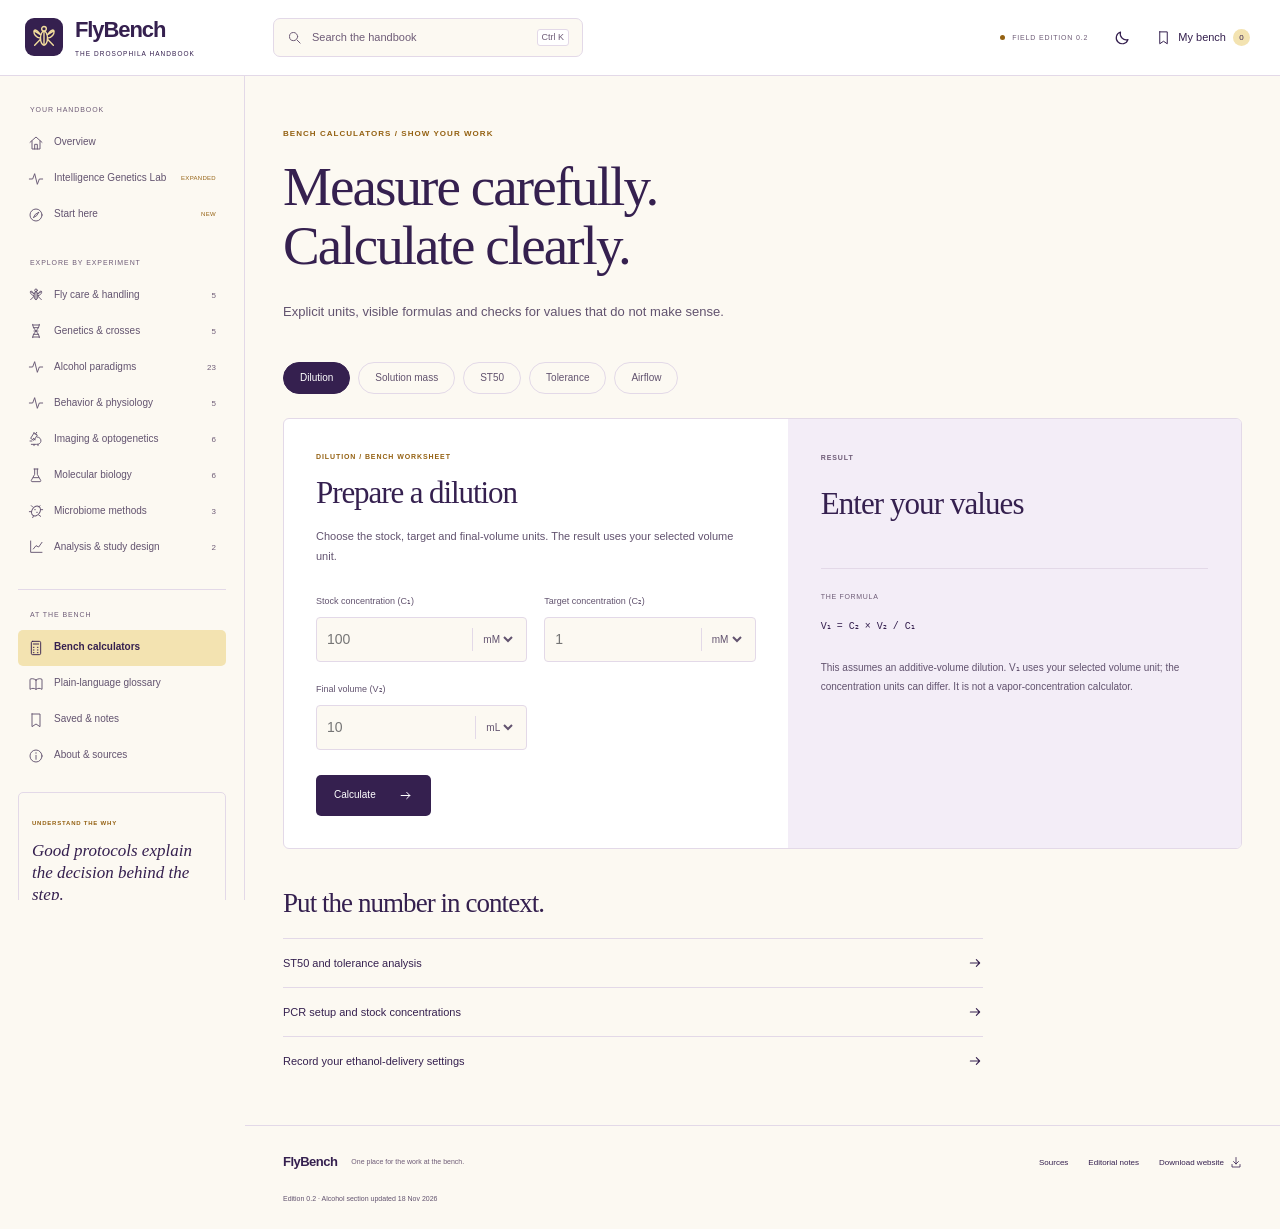
<file: tools.html>
<!doctype html><html lang="en"><head><meta charset="utf-8"><meta name="viewport" content="width=device-width,initial-scale=1"><meta name="color-scheme" content="light dark"><title>Bench calculators · FlyBench</title><meta name="description" content="Calculate dilutions, solution masses, ST50 interpolation, tolerance and bubbler airflow fractions with explicit formulas."><meta name="theme-color" content="#35204f"><meta property="og:title" content="Bench calculators · FlyBench"><meta property="og:description" content="Calculate dilutions, solution masses, ST50 interpolation, tolerance and bubbler airflow fractions with explicit formulas."><meta property="og:type" content="website"><link rel="icon" type="image/svg+xml" href="assets/favicon.svg?v=20261118-gold-purple"><link rel="stylesheet" href="assets/styles.css?v=20261118-igl-v1"><script src="assets/theme.js"></script><script src="assets/handbook-data.js?v=20261118-igl-v1" defer></script><script src="assets/app.js?v=20261118-igl-v1" defer></script></head><body data-page="tools"><svg xmlns="http://www.w3.org/2000/svg" style="display:none" aria-hidden="true"><symbol id="i-fly" viewBox="0 0 24 24"><path d="M12 7v12m-3-9C2 0 1 12 9 13m6-3c7-10 8 2 0 3M9 14l-5 5m11-5 5 5M9 10 4 7m11 3 5-3"/><ellipse cx="12" cy="13" rx="3" ry="6"/><circle cx="12" cy="5" r="2"/></symbol><symbol id="i-book" viewBox="0 0 24 24"><path d="M12 6c-4-3-8-2-9-1v15c3-2 6-2 9 0 3-2 6-2 9 0V5c-2-1-5-2-9 1Zm0 0v14"/></symbol><symbol id="i-dna" viewBox="0 0 24 24"><path d="M7 2c0 8 10 12 10 20M17 2c0 8-10 12-10 20M7 3h10M8 7h8m-7 5h6m-7 5h8M7 21h10"/></symbol><symbol id="i-activity" viewBox="0 0 24 24"><path d="M2 12h5l3-8 4 16 3-8h5"/></symbol><symbol id="i-scope" viewBox="0 0 24 24"><path d="m9 3 5 3-5 8-5-3 5-8Zm2 2 2-3m-5 9 3 2M14 9c7 0 8 11-1 11H5m1-5H3m6 5v2m6-2v2"/></symbol><symbol id="i-tube" viewBox="0 0 24 24"><path d="M9 3h6m-5 0v8L5 20c-.5 1 .3 2 1 2h12c1 0 1.5-1 1-2l-5-9V3M8 16h8"/></symbol><symbol id="i-microbe" viewBox="0 0 24 24"><ellipse cx="12" cy="12" rx="6" ry="8" transform="rotate(35 12 12)"/><path d="M7 6 5 4m11 2 2-2M5 13H2m17-3h3M8 20l-1 2m9-4 3 2m-9-10h1m2 4h1"/></symbol><symbol id="i-chart" viewBox="0 0 24 24"><path d="M4 3v17h17M8 15l4-5 4 2 5-7"/></symbol><symbol id="i-search" viewBox="0 0 24 24"><circle cx="10.5" cy="10.5" r="6.5"/><path d="m16 16 5 5"/></symbol><symbol id="i-arrow" viewBox="0 0 24 24"><path d="M5 12h14m-5-5 5 5-5 5"/></symbol><symbol id="i-external" viewBox="0 0 24 24"><path d="M6 18 18 6M7 6h11v11"/></symbol><symbol id="i-bookmark" viewBox="0 0 24 24"><path d="M6 3h12v19l-6-4-6 4V3Z"/></symbol><symbol id="i-clock" viewBox="0 0 24 24"><circle cx="12" cy="12" r="9"/><path d="M12 7v5l4 2"/></symbol><symbol id="i-check" viewBox="0 0 24 24"><path d="m5 12 4 4L20 5"/></symbol><symbol id="i-print" viewBox="0 0 24 24"><path d="M7 8V3h10v5M6 17H3V9h18v8h-3M7 14h10v8H7v-8Zm10-3h1"/></symbol><symbol id="i-download" viewBox="0 0 24 24"><path d="M12 3v13m-5-5 5 5 5-5M4 17v5h16v-5"/></symbol><symbol id="i-close" viewBox="0 0 24 24"><path d="m5 5 14 14M19 5 5 19"/></symbol><symbol id="i-menu" viewBox="0 0 24 24"><path d="M3 6h18M3 12h18M3 18h18"/></symbol><symbol id="i-home" viewBox="0 0 24 24"><path d="m3 11 9-8 9 8M6 9v12h12V9M10 21v-7h4v7"/></symbol><symbol id="i-compass" viewBox="0 0 24 24"><circle cx="12" cy="12" r="9"/><path d="m16 8-3 5-5 3 3-5 5-3Z"/></symbol><symbol id="i-info" viewBox="0 0 24 24"><circle cx="12" cy="12" r="9"/><path d="M12 11v6m0-10v1"/></symbol><symbol id="i-calculator" viewBox="0 0 24 24"><rect x="5" y="2" width="14" height="20" rx="2"/><path d="M8 6h8M8 11h1m5 0h1m-7 4h1m5 0h1m-7 4h1m5 0h1"/></symbol><symbol id="i-leaf" viewBox="0 0 24 24"><path d="M19 3C6 1 1 13 7 17c6 4 14-3 12-14ZM5 20 16 7"/></symbol><symbol id="i-moon" viewBox="0 0 24 24"><path d="M20 14A8 8 0 0 1 10 4a8 8 0 1 0 10 10Z"/></symbol></svg><a class="skip" href="#main">Skip to content</a><header class="topbar"><a class="brand" href="index.html"><span class="brand-icon"><svg class="icon " viewBox="0 0 24 24" fill="none" stroke="currentColor" stroke-width="1.6" stroke-linecap="round" stroke-linejoin="round" aria-hidden="true"><path d="M12 7v12m-3-9C2 0 1 12 9 13m6-3c7-10 8 2 0 3M9 14l-5 5m11-5 5 5M9 10 4 7m11 3 5-3"/><ellipse cx="12" cy="13" rx="3" ry="6"/><circle cx="12" cy="5" r="2"/></svg></span><span>FlyBench<small>THE DROSOPHILA HANDBOOK</small></span></a><button class="top-search" data-open-search aria-label="Search the handbook"><svg class="icon " viewBox="0 0 24 24" fill="none" stroke="currentColor" stroke-width="1.6" stroke-linecap="round" stroke-linejoin="round" aria-hidden="true"><circle cx="10.5" cy="10.5" r="6.5"/><path d="m16 16 5 5"/></svg><span>Search the handbook</span><kbd>Ctrl K</kbd></button><div class="top-actions"><span class="edition"><span></span> FIELD EDITION 0.2</span><button class="icon-button" data-theme aria-label="Switch to dark theme"><svg class="icon " viewBox="0 0 24 24" fill="none" stroke="currentColor" stroke-width="1.6" stroke-linecap="round" stroke-linejoin="round" aria-hidden="true"><path d="M20 14A8 8 0 0 1 10 4a8 8 0 1 0 10 10Z"/></svg></button><a class="bench-shortcut" href="bench.html"><svg class="icon " viewBox="0 0 24 24" fill="none" stroke="currentColor" stroke-width="1.6" stroke-linecap="round" stroke-linejoin="round" aria-hidden="true"><path d="M6 3h12v19l-6-4-6 4V3Z"/></svg><span>My bench</span><small data-saved-count>0</small></a><button class="icon-button mobile-menu" data-menu aria-label="Open topic navigation" aria-expanded="false" aria-controls="sidebar"><svg class="icon " viewBox="0 0 24 24" fill="none" stroke="currentColor" stroke-width="1.6" stroke-linecap="round" stroke-linejoin="round" aria-hidden="true"><path d="M3 6h18M3 12h18M3 18h18"/></svg></button></div></header><button class="sidebar-backdrop" aria-label="Close topic navigation" data-close-menu hidden></button><aside class="sidebar" id="sidebar"><div class="side-section"><p>YOUR HANDBOOK</p><a href="index.html" data-side="index"><svg class="icon " viewBox="0 0 24 24" fill="none" stroke="currentColor" stroke-width="1.6" stroke-linecap="round" stroke-linejoin="round" aria-hidden="true"><path d="m3 11 9-8 9 8M6 9v12h12V9M10 21v-7h4v7"/></svg><span>Overview</span></a><a href="alcohol.html" data-side="alcohol"><svg class="icon" viewBox="0 0 24 24" aria-hidden="true"><use href="#i-activity"></use></svg><span>Intelligence Genetics Lab</span><i>EXPANDED</i></a><a href="start.html" data-side="start"><svg class="icon " viewBox="0 0 24 24" fill="none" stroke="currentColor" stroke-width="1.6" stroke-linecap="round" stroke-linejoin="round" aria-hidden="true"><circle cx="12" cy="12" r="9"/><path d="m16 8-3 5-5 3 3-5 5-3Z"/></svg><span>Start here</span><i>NEW</i></a></div><div class="side-section"><p>EXPLORE BY EXPERIMENT</p><a href="index.html?category=care#library" data-category-link="care"><svg class="icon " viewBox="0 0 24 24" fill="none" stroke="currentColor" stroke-width="1.6" stroke-linecap="round" stroke-linejoin="round" aria-hidden="true"><path d="M12 7v12m-3-9C2 0 1 12 9 13m6-3c7-10 8 2 0 3M9 14l-5 5m11-5 5 5M9 10 4 7m11 3 5-3"/><ellipse cx="12" cy="13" rx="3" ry="6"/><circle cx="12" cy="5" r="2"/></svg><span>Fly care & handling</span><small>5</small></a><a href="index.html?category=genetics#library" data-category-link="genetics"><svg class="icon " viewBox="0 0 24 24" fill="none" stroke="currentColor" stroke-width="1.6" stroke-linecap="round" stroke-linejoin="round" aria-hidden="true"><path d="M7 2c0 8 10 12 10 20M17 2c0 8-10 12-10 20M7 3h10M8 7h8m-7 5h6m-7 5h8M7 21h10"/></svg><span>Genetics & crosses</span><small>5</small></a><a href="index.html?category=alcohol#library" data-category-link="alcohol"><svg class="icon" viewBox="0 0 24 24" aria-hidden="true"><use href="#i-activity"></use></svg><span>Alcohol paradigms</span><small>23</small></a><a href="index.html?category=behavior#library" data-category-link="behavior"><svg class="icon " viewBox="0 0 24 24" fill="none" stroke="currentColor" stroke-width="1.6" stroke-linecap="round" stroke-linejoin="round" aria-hidden="true"><path d="M2 12h5l3-8 4 16 3-8h5"/></svg><span>Behavior & physiology</span><small>5</small></a><a href="index.html?category=imaging#library" data-category-link="imaging"><svg class="icon " viewBox="0 0 24 24" fill="none" stroke="currentColor" stroke-width="1.6" stroke-linecap="round" stroke-linejoin="round" aria-hidden="true"><path d="m9 3 5 3-5 8-5-3 5-8Zm2 2 2-3m-5 9 3 2M14 9c7 0 8 11-1 11H5m1-5H3m6 5v2m6-2v2"/></svg><span>Imaging & optogenetics</span><small>6</small></a><a href="index.html?category=molecular#library" data-category-link="molecular"><svg class="icon " viewBox="0 0 24 24" fill="none" stroke="currentColor" stroke-width="1.6" stroke-linecap="round" stroke-linejoin="round" aria-hidden="true"><path d="M9 3h6m-5 0v8L5 20c-.5 1 .3 2 1 2h12c1 0 1.5-1 1-2l-5-9V3M8 16h8"/></svg><span>Molecular biology</span><small>6</small></a><a href="index.html?category=microbiome#library" data-category-link="microbiome"><svg class="icon " viewBox="0 0 24 24" fill="none" stroke="currentColor" stroke-width="1.6" stroke-linecap="round" stroke-linejoin="round" aria-hidden="true"><ellipse cx="12" cy="12" rx="6" ry="8" transform="rotate(35 12 12)"/><path d="M7 6 5 4m11 2 2-2M5 13H2m17-3h3M8 20l-1 2m9-4 3 2m-9-10h1m2 4h1"/></svg><span>Microbiome methods</span><small>3</small></a><a href="index.html?category=analysis#library" data-category-link="analysis"><svg class="icon " viewBox="0 0 24 24" fill="none" stroke="currentColor" stroke-width="1.6" stroke-linecap="round" stroke-linejoin="round" aria-hidden="true"><path d="M4 3v17h17M8 15l4-5 4 2 5-7"/></svg><span>Analysis & study design</span><small>2</small></a></div><div class="side-section resources"><p>AT THE BENCH</p><a href="tools.html" data-side="tools"><svg class="icon " viewBox="0 0 24 24" fill="none" stroke="currentColor" stroke-width="1.6" stroke-linecap="round" stroke-linejoin="round" aria-hidden="true"><rect x="5" y="2" width="14" height="20" rx="2"/><path d="M8 6h8M8 11h1m5 0h1m-7 4h1m5 0h1m-7 4h1m5 0h1"/></svg><span>Bench calculators</span></a><a href="glossary.html" data-side="glossary"><svg class="icon " viewBox="0 0 24 24" fill="none" stroke="currentColor" stroke-width="1.6" stroke-linecap="round" stroke-linejoin="round" aria-hidden="true"><path d="M12 6c-4-3-8-2-9-1v15c3-2 6-2 9 0 3-2 6-2 9 0V5c-2-1-5-2-9 1Zm0 0v14"/></svg><span>Plain-language glossary</span></a><a href="bench.html" data-side="bench"><svg class="icon " viewBox="0 0 24 24" fill="none" stroke="currentColor" stroke-width="1.6" stroke-linecap="round" stroke-linejoin="round" aria-hidden="true"><path d="M6 3h12v19l-6-4-6 4V3Z"/></svg><span>Saved & notes</span></a><a href="about.html" data-side="about"><svg class="icon " viewBox="0 0 24 24" fill="none" stroke="currentColor" stroke-width="1.6" stroke-linecap="round" stroke-linejoin="round" aria-hidden="true"><circle cx="12" cy="12" r="9"/><path d="M12 11v6m0-10v1"/></svg><span>About & sources</span></a></div><div class="sidebar-note"><span class="tiny-caps">UNDERSTAND THE WHY</span><p>Good protocols explain the decision behind the step.</p><a href="about.html#editorial">How this handbook is written <svg class="icon " viewBox="0 0 24 24" fill="none" stroke="currentColor" stroke-width="1.6" stroke-linecap="round" stroke-linejoin="round" aria-hidden="true"><path d="M5 12h14m-5-5 5 5-5 5"/></svg></a></div><div class="sidebar-bottom">55 workflows · 8 sections<span>Source-linked editorial draft</span></div></aside><div class="app-main"><main id="main"><div class="page-wrap"><header class="page-intro"><p class="eyebrow">BENCH CALCULATORS / SHOW YOUR WORK</p><h1>Measure carefully.<br>Calculate clearly.</h1><p>Explicit units, visible formulas and checks for values that do not make sense.</p></header><div class="tool-tabs" role="group" aria-label="Choose calculator"><button class="chip active" data-tool="dilution" aria-pressed="true">Dilution</button><button class="chip" data-tool="mass" aria-pressed="false">Solution mass</button><button class="chip" data-tool="st50" aria-pressed="false">ST50</button><button class="chip" data-tool="tolerance" aria-pressed="false">Tolerance</button><button class="chip" data-tool="airflow" aria-pressed="false">Airflow</button></div><div id="tool-panels"><section class="calculator-panel" data-tool-panel="dilution" ><div class="calculator-input"><p class="tiny-caps">DILUTION / BENCH WORKSHEET</p><h2>Prepare a dilution</h2><p>Choose the stock, target and final-volume units. The result uses your selected volume unit.</p><form data-calculate="dilution"><div class="calculator-fields"><label>Stock concentration (C₁)<span class="input-with-unit"><input type="number" step="any" min="0" name="c1" placeholder="100" value="" required><select name="c1unit" aria-label="Stock concentration unit"><option>M</option><option selected>mM</option><option>µM</option><option>nM</option></select></span></label><label>Target concentration (C₂)<span class="input-with-unit"><input type="number" step="any" min="0" name="c2" placeholder="1" value="" required><select name="c2unit" aria-label="Target concentration unit"><option>M</option><option selected>mM</option><option>µM</option><option>nM</option></select></span></label><label>Final volume (V₂)<span class="input-with-unit"><input type="number" step="any" min="0" name="v2" placeholder="10" value="" required><select name="v2unit" aria-label="Final volume unit"><option selected>mL</option><option>µL</option></select></span></label></div><button class="button dark" type="submit">Calculate <svg class="icon " viewBox="0 0 24 24" fill="none" stroke="currentColor" stroke-width="1.6" stroke-linecap="round" stroke-linejoin="round" aria-hidden="true"><path d="M5 12h14m-5-5 5 5-5 5"/></svg></button></form></div><div class="calculator-output"><span class="tiny-caps">RESULT</span><output id="dilution-result" aria-live="polite">Enter your values</output><p class="calculation-detail" id="dilution-detail"></p><div class="formula"><span>THE FORMULA</span><code>V₁ = C₂ × V₂ / C₁</code></div><p class="tool-note">This assumes an additive-volume dilution. V₁ uses your selected volume unit; the concentration units can differ. It is not a vapor-concentration calculator.</p></div></section><section class="calculator-panel" data-tool-panel="mass" hidden><div class="calculator-input"><p class="tiny-caps">MASS / BENCH WORKSHEET</p><h2>Weigh a solution component</h2><p>Calculate the solute mass from molecular weight, target concentration and final solution volume.</p><form data-calculate="mass"><div class="calculator-fields"><label>Molecular weight<span class="input-with-unit"><input type="number" step="any" min="0" name="mw" placeholder="342.30" value="" required><span>g/mol</span></span></label><label>Target concentration<span class="input-with-unit"><input type="number" step="any" min="0" name="concentration" placeholder="100" value="" required><span>mM</span></span></label><label>Final solution volume<span class="input-with-unit"><input type="number" step="any" min="0" name="volume" placeholder="10" value="" required><span>mL</span></span></label></div><button class="button dark" type="submit">Calculate <svg class="icon " viewBox="0 0 24 24" fill="none" stroke="currentColor" stroke-width="1.6" stroke-linecap="round" stroke-linejoin="round" aria-hidden="true"><path d="M5 12h14m-5-5 5 5-5 5"/></svg></button></form></div><div class="calculator-output"><span class="tiny-caps">RESULT</span><output id="mass-result" aria-live="polite">Enter your values</output><p class="calculation-detail" id="mass-detail"></p><div class="formula"><span>THE FORMULA</span><code>mass (mg) = MW × mM × mL / 1000</code></div><p class="tool-note">Use the molecular weight of the actual chemical form, including hydration. Dissolve first, then bring the solution to its final volume.</p></div></section><section class="calculator-panel" data-tool-panel="st50" hidden><div class="calculator-input"><p class="tiny-caps">ST50 / BENCH WORKSHEET</p><h2>Interpolate an ST50</h2><p>Enter two observations that bracket 50% for the same defined endpoint. Use minutes for both times.</p><form data-calculate="st50"><div class="calculator-fields"><label>Earlier time (t₁)<span class="input-with-unit"><input type="number" step="any" min="0" name="t1" placeholder="18" value="" required><span>min</span></span></label><label>Earlier proportion (p₁)<span class="input-with-unit"><input type="number" step="any" min="0" name="p1" placeholder="40" value="" required><span>%</span></span></label><label>Later time (t₂)<span class="input-with-unit"><input type="number" step="any" min="0" name="t2" placeholder="20" value="" required><span>min</span></span></label><label>Later proportion (p₂)<span class="input-with-unit"><input type="number" step="any" min="0" name="p2" placeholder="60" value="" required><span>%</span></span></label></div><button class="button dark" type="submit">Calculate <svg class="icon " viewBox="0 0 24 24" fill="none" stroke="currentColor" stroke-width="1.6" stroke-linecap="round" stroke-linejoin="round" aria-hidden="true"><path d="M5 12h14m-5-5 5 5-5 5"/></svg></button></form></div><div class="calculator-output"><span class="tiny-caps">RESULT</span><output id="st50-result" aria-live="polite">Enter your values</output><p class="calculation-detail" id="st50-detail"></p><div class="formula"><span>THE FORMULA</span><code>ST50 = t₁ + (50 − p₁)(t₂ − t₁)/(p₂ − p₁)</code></div><p class="tool-note">No extrapolation is performed. If a curve does not reach 50%, report the endpoint as unreached within the observation period. Placeholder numbers are illustrative, not experimental data.</p></div></section><section class="calculator-panel" data-tool-panel="tolerance" hidden><div class="calculator-input"><p class="tiny-caps">TOLERANCE / BENCH WORKSHEET</p><h2>Compare challenge ST50 values</h2><p>Compare ethanol-preexposed and age-matched naive cohorts under the same challenge and endpoint.</p><form data-calculate="tolerance"><div class="calculator-fields"><label>Naive challenge ST50<span class="input-with-unit"><input type="number" step="any" min="0" name="naive" placeholder="20" value="" required><span>min</span></span></label><label>Preexposed challenge ST50<span class="input-with-unit"><input type="number" step="any" min="0" name="pre" placeholder="25" value="" required><span>min</span></span></label></div><button class="button dark" type="submit">Calculate <svg class="icon " viewBox="0 0 24 24" fill="none" stroke="currentColor" stroke-width="1.6" stroke-linecap="round" stroke-linejoin="round" aria-hidden="true"><path d="M5 12h14m-5-5 5 5-5 5"/></svg></button></form></div><div class="calculator-output"><span class="tiny-caps">RESULT</span><output id="tolerance-result" aria-live="polite">Enter your values</output><p class="calculation-detail" id="tolerance-detail"></p><div class="formula"><span>THE FORMULA</span><code>change (%) = 100 × (preexposed − naive) / naive</code></div><p class="tool-note">The result is a descriptive percentage change. It does not establish a mechanism or replace a comparison of independent biological replicates.</p></div></section><section class="calculator-panel" data-tool-panel="airflow" hidden><div class="calculator-input"><p class="tiny-caps">AIRFLOW / BENCH WORKSHEET</p><h2>Separate flow fraction from ethanol concentration</h2><p>Calculate the proportion of mixed carrier flow that came through each bubbler branch.</p><form data-calculate="airflow"><div class="calculator-fields"><label>Ethanol-bubbler branch<span class="input-with-unit"><input type="number" step="any" min="0" name="ethanol" placeholder="2.5" value="" required><span>L/min</span></span></label><label>Water-bubbler branch<span class="input-with-unit"><input type="number" step="any" min="0" name="water" placeholder="1" value="" required><span>L/min</span></span></label></div><button class="button dark" type="submit">Calculate <svg class="icon " viewBox="0 0 24 24" fill="none" stroke="currentColor" stroke-width="1.6" stroke-linecap="round" stroke-linejoin="round" aria-hidden="true"><path d="M5 12h14m-5-5 5 5-5 5"/></svg></button></form></div><div class="calculator-output"><span class="tiny-caps">RESULT</span><output id="airflow-result" aria-live="polite">Enter your values</output><p class="calculation-detail" id="airflow-detail"></p><div class="formula"><span>THE FORMULA</span><code>branch fraction = Qethanol / (Qethanol + Qwater)</code></div><p class="tool-note">The output is the ethanol-bubbler branch’s share of carrier flow. It is NOT airborne ethanol % v/v. Gas composition also depends on vapor generation, temperature, saturation and the apparatus.</p></div></section></div><section class="calculator-reading"><h2>Put the number in context.</h2><a href="protocol.html?slug=st50-analysis">ST50 and tolerance analysis <svg class="icon " viewBox="0 0 24 24" fill="none" stroke="currentColor" stroke-width="1.6" stroke-linecap="round" stroke-linejoin="round" aria-hidden="true"><path d="M5 12h14m-5-5 5 5-5 5"/></svg></a><a href="protocol.html?slug=pcr-setup">PCR setup and stock concentrations <svg class="icon " viewBox="0 0 24 24" fill="none" stroke="currentColor" stroke-width="1.6" stroke-linecap="round" stroke-linejoin="round" aria-hidden="true"><path d="M5 12h14m-5-5 5 5-5 5"/></svg></a><a href="protocol.html?slug=ethanol-sensitivity">Record your ethanol-delivery settings <svg class="icon " viewBox="0 0 24 24" fill="none" stroke="currentColor" stroke-width="1.6" stroke-linecap="round" stroke-linejoin="round" aria-hidden="true"><path d="M5 12h14m-5-5 5 5-5 5"/></svg></a></section></div></main><footer class="site-footer"><div><strong>FlyBench</strong><span>One place for the work at the bench.</span></div><nav aria-label="Footer navigation"><a href="about.html#sources">Sources</a><a href="about.html#editorial">Editorial notes</a><a href="assets/FlyBench_GitHub_Pages.zip" download>Download website <svg class="icon " viewBox="0 0 24 24" fill="none" stroke="currentColor" stroke-width="1.6" stroke-linecap="round" stroke-linejoin="round" aria-hidden="true"><path d="M12 3v13m-5-5 5 5 5-5M4 17v5h16v-5"/></svg></a></nav><p>Edition 0.2 · Alcohol section updated 18 Nov 2026</p></footer><dialog class="search-dialog" aria-labelledby="search-title"><div class="search-dialog-top"><h2 id="search-title">Find your next step.</h2><button class="icon-button" data-close-search aria-label="Close search"><svg class="icon " viewBox="0 0 24 24" fill="none" stroke="currentColor" stroke-width="1.6" stroke-linecap="round" stroke-linejoin="round" aria-hidden="true"><path d="m5 5 14 14M19 5 5 19"/></svg></button></div><label class="modal-search"><svg class="icon " viewBox="0 0 24 24" fill="none" stroke="currentColor" stroke-width="1.6" stroke-linecap="round" stroke-linejoin="round" aria-hidden="true"><circle cx="10.5" cy="10.5" r="6.5"/><path d="m16 16 5 5"/></svg><input type="search" id="global-search" placeholder="Try ‘virgin’, ‘ethanol’, ‘PCR’…" aria-label="Search all handbook workflows"></label><p class="search-status" aria-live="polite"></p><div class="global-results"></div><div class="search-dialog-bottom">Search titles, steps, materials and definitions.<kbd>Esc to close</kbd></div></dialog><div class="toast" role="status" aria-live="polite"></div></div></body></html>
</file>
<file: assets/styles.css>
:root{--paper:#fcf9f2;--surface:#f3edf7;--card:#fff;--ink:#35204f;--body:#62536f;--muted:#6e5c77;--line:#e3d9e8;--green:#f3e3b1;--green-dark:#65408c;--ochre:#946112;--ochre-bg:#fbf0d2;--brand-bg:#35204f;--brand-fg:#f3de9d;--hover-line:#a68abb;--overlay:#24122eb0;--sidebar-overlay:#24122e66;--header:76px;--side:245px;--serif:Georgia,'Times New Roman',serif;--sans:Arial,Helvetica,sans-serif;color-scheme:light}
:root[data-theme=dark]{--paper:#191120;--surface:#241a2e;--card:#2d2039;--ink:#f4eaf8;--body:#d2c2da;--muted:#bba8c7;--line:#4e3a5d;--green:#493718;--green-dark:#d9b8f2;--ochre:#e1b95c;--ochre-bg:#3d301a;--brand-bg:#493718;--brand-fg:#f3de9d;--hover-line:#b99acb;--overlay:#10091bcc;--sidebar-overlay:#10091b99;color-scheme:dark}
*{box-sizing:border-box}html{scroll-behavior:smooth;scroll-padding-top:100px}body{margin:0;background:var(--paper);color:var(--ink);font:14px/1.65 var(--sans);-webkit-font-smoothing:antialiased}a{color:inherit;text-decoration:none}button,input,select,textarea{font:inherit}button,a{-webkit-tap-highlight-color:transparent}button{cursor:pointer}button:focus-visible,a:focus-visible,input:focus-visible,select:focus-visible,textarea:focus-visible,summary:focus-visible{outline:3px solid var(--ochre);outline-offset:4px}button{color:inherit}::selection{background:var(--green);color:var(--ink)}[hidden]{display:none!important}h1,h2,h3,h4,p{margin:0}h1,h2,h3{font-weight:400}h1,h2{font-family:var(--serif);letter-spacing:-.035em;line-height:1.08}h1{font-size:clamp(40px,4.5vw,65px)}h2{font-size:31px}h3{font-size:17px;line-height:1.4}p{color:var(--body)}p+p{margin-top:14px}.icon{display:inline-block;width:20px;height:20px;flex-shrink:0;vertical-align:middle;fill:none;stroke:currentColor;stroke-width:1.6;stroke-linecap:round;stroke-linejoin:round}.sr-only{position:absolute;width:1px;height:1px;padding:0;overflow:hidden;clip:rect(0,0,0,0);white-space:nowrap;border:0}.skip{position:fixed;top:-90px;left:20px;z-index:100;padding:12px 20px;background:var(--ink);color:var(--paper)}.skip:focus{top:15px}.topbar{height:var(--header);border-bottom:1px solid var(--line);background:var(--card);position:sticky;top:0;z-index:40;display:flex;align-items:center;padding:0 30px 0 25px;gap:28px}.brand{display:flex;align-items:center;gap:12px;min-width:calc(var(--side) - 25px);font-size:22px;font-weight:600;line-height:1.1;letter-spacing:-.05em}.brand-icon{width:38px;height:38px;display:flex;align-items:center;justify-content:center;background:var(--brand-bg);color:var(--brand-fg);border-radius:9px}.brand-icon .icon{width:28px;height:28px;stroke-width:1.2}.brand small{display:block;font-size:6.5px;letter-spacing:.16em;margin-top:7px;font-weight:400}.top-search{display:flex;align-items:center;gap:10px;width:310px;max-width:35vw;border:1px solid var(--line);background:var(--paper);padding:9px 13px;border-radius:7px;color:var(--muted);font-size:11px}.top-search>.icon{width:15px;height:15px}.top-search kbd{margin-left:auto}.top-actions{margin-left:auto;display:flex;align-items:center;gap:19px}.edition{font-size:7px;letter-spacing:.12em;display:flex;align-items:center;gap:7px;white-space:nowrap;color:var(--muted)}.edition>span{width:5px;height:5px;background:var(--ochre);border-radius:50%}.icon-button{display:inline-flex;align-items:center;justify-content:center;width:30px;height:32px;padding:5px;border:0;background:transparent;color:var(--ink)}.icon-button .icon{width:18px;height:18px}.bench-shortcut{display:flex;align-items:center;gap:7px;font-size:11px;white-space:nowrap}.bench-shortcut .icon{width:15px;height:15px}.bench-shortcut small{background:var(--green);font-size:8px;min-width:17px;height:17px;border-radius:50%;display:flex;align-items:center;justify-content:center}kbd{font:9px/1.5 var(--sans);border:1px solid var(--line);border-radius:3px;background:var(--card);color:var(--muted);padding:1px 4px;white-space:nowrap}.mobile-menu{display:none}.sidebar{position:fixed;left:0;top:var(--header);bottom:0;width:var(--side);border-right:1px solid var(--line);background:var(--paper);padding:28px 18px 15px;z-index:35;overflow:auto;display:flex;flex-direction:column}.side-section{margin-bottom:24px}.side-section>p{font-size:7px;letter-spacing:.13em;padding:0 12px;margin-bottom:9px;color:var(--muted)}.side-section>a{display:flex;gap:10px;align-items:center;padding:8px 10px;border-radius:5px;font-size:10px;min-height:36px;color:var(--body)}.side-section>a>.icon{width:16px;height:16px;stroke-width:1.4}.side-section>a:hover{background:var(--surface)}.side-section>a.active{background:var(--green);color:var(--ink);font-weight:600}.side-section>a small{margin-left:auto;font-size:8px;color:var(--muted)}.side-section>a i{font-size:6px;font-style:normal;letter-spacing:.05em;color:var(--ochre);margin-left:auto}.side-section.resources{padding-top:19px;border-top:1px solid var(--line);margin-bottom:18px}.sidebar-note{padding:16px 13px;border:1px solid var(--line);border-radius:5px;margin-top:auto}.tiny-caps,.eyebrow{font-size:8px;letter-spacing:.13em;font-weight:600;line-height:1.6}.eyebrow{color:var(--ochre);margin-bottom:16px}.tiny-caps{color:var(--muted)}.sidebar-note>.tiny-caps{font-size:6px;color:var(--ochre)}.sidebar-note p{font:italic 17px/1.3 var(--serif);color:var(--ink);margin-top:8px}.sidebar-note>a{font-size:8px;margin-top:14px;display:flex;align-items:center;gap:8px}.sidebar-note>a .icon{width:12px;height:12px}.sidebar-bottom{font-size:7px;color:var(--body);padding:20px 12px 0}.sidebar-bottom span{display:block;margin-top:4px;color:var(--muted)}.sidebar-backdrop{display:none}.app-main{margin-left:var(--side);min-height:calc(100vh - var(--header));display:flex;flex-direction:column}main{flex:1}.page-wrap{width:min(1160px,calc(100% - 76px));margin:0 auto}.home-hero{display:grid;grid-template-columns:1.15fr 1fr;gap:38px;align-items:center;padding:53px 0 38px}.hero-text h1{font-size:clamp(41px,4.2vw,65px)}.hero-text h1 em{color:var(--green-dark)}.hero-text>p:not(.eyebrow){font-size:13px;line-height:1.8;margin-top:22px}.hero-text .button{margin-top:24px}.button{display:inline-flex;justify-content:center;align-items:center;gap:22px;min-height:41px;padding:10px 17px;border:1px solid transparent;border-radius:5px;font-size:10px;font-weight:500;line-height:1.4;transition:transform .15s,background .15s}.button>.icon{width:15px;height:15px}.button:hover{transform:translateY(-1px)}.dark{background:var(--ink);color:var(--card)}.outline{border-color:var(--line);background:transparent;color:var(--ink)}.outline:hover{background:var(--surface)}.hero-metrics{display:flex;gap:22px;margin-top:29px}.hero-metrics>span{font-size:8px;color:var(--muted);display:flex;align-items:center;gap:6px}.hero-metrics strong{font-size:15px;color:var(--ink);font-weight:400}.field-card{background:var(--green);border:1px solid var(--line);border-radius:7px;display:block;padding:20px 23px 22px;overflow:hidden}.field-card-heading{display:flex;justify-content:space-between;align-items:center;font-size:7px;letter-spacing:.12em}.field-card-heading>.icon{width:14px;height:14px}.hero-art{width:100%;height:138px;display:block;margin:3px 0 -2px}.field-card .tiny-caps{font-size:6px;color:var(--green-dark)}.field-card h2{font-size:27px;line-height:1.1;margin-top:11px}.field-card>p:not(.tiny-caps){font-size:10px;line-height:1.65;margin-top:12px}.field-card-link{font-size:9px;display:flex;align-items:center;justify-content:space-between;margin-top:21px;padding-top:13px;border-top:1px solid var(--line)}.field-card-link>.icon{width:15px;height:15px}.quick-path{display:flex;align-items:center;gap:16px;border:1px solid var(--line);border-radius:6px;padding:18px 20px;background:var(--card);margin-bottom:47px}.path-icon{width:37px;height:37px;background:var(--surface);border-radius:50%;display:flex;align-items:center;justify-content:center}.path-icon>.icon{width:20px;height:20px}.quick-path strong{font-size:11px;font-weight:600}.quick-path p{font-size:9px;margin-top:2px}.quick-path>a{font-size:10px;margin-left:auto;display:flex;align-items:center;gap:20px;white-space:nowrap}.quick-path>a>.icon{width:16px;height:16px}.section-heading{display:flex;align-items:flex-end;justify-content:space-between;gap:20px;margin-bottom:23px}.section-heading .eyebrow{margin-bottom:9px;font-size:7px}.section-heading h2{font-size:31px}.subtle-link{font-size:9px;color:var(--body);display:inline-flex;gap:10px;align-items:center}.subtle-link>.icon{width:13px;height:13px}.subtle-link:hover{color:var(--ink);text-decoration:underline;text-underline-offset:4px}.library-search{display:flex;align-items:center;gap:12px;background:var(--card);border:1px solid var(--line);border-radius:6px;padding:8px 9px 8px 17px}.library-search>label{display:flex}.library-search>label .icon{width:19px;height:19px;color:var(--muted)}.library-search input{border:0;background:transparent;min-width:0;flex:1;font-size:12px;color:var(--ink);outline:none;padding:7px}.library-search input::placeholder{color:var(--muted)}.library-search .button{font-size:9px;min-height:36px;gap:18px}.category-chips{display:flex;flex-wrap:wrap;gap:7px;margin:18px 0 21px}.chip{border:1px solid var(--line);border-radius:20px;padding:7px 12px;background:transparent;color:var(--body);font-size:8px;line-height:1.4;white-space:nowrap}.chip:hover{background:var(--surface)}.chip.active{border-color:var(--ink);background:var(--ink);color:var(--card)}.library-controls{display:flex;justify-content:space-between;align-items:center;margin-bottom:18px;gap:20px}.library-controls>p{font-size:9px}.library-controls>div{display:flex;gap:10px}.library-controls select{font-size:8px;padding:6px 23px 6px 8px;background:var(--paper);color:var(--body);border:1px solid var(--line);border-radius:4px}.protocol-grid{display:grid;grid-template-columns:repeat(3,minmax(0,1fr));gap:17px}.protocol-card{background:var(--card);border:1px solid var(--line);border-radius:6px;display:flex;flex-direction:column;position:relative;transition:border-color .15s,transform .15s;min-width:0;overflow:hidden}.protocol-card:hover{border-color:var(--hover-line);transform:translateY(-2px)}.card-top{display:flex;align-items:center;gap:8px;padding:17px 17px 0}.category-icon{background:var(--surface);width:30px;height:30px;display:flex;align-items:center;justify-content:center;border-radius:6px}.category-icon .icon{width:18px;height:18px}.card-category{font-size:6px;letter-spacing:.08em;color:var(--muted);text-transform:uppercase;max-width:calc(100% - 75px);line-height:1.5}.save-button{margin-left:auto;width:27px;height:30px;border:0;background:transparent;color:var(--muted);display:flex;justify-content:center;align-items:center;padding:5px}.save-button .icon{width:15px;height:15px}.save-button[aria-pressed=true]{color:var(--green-dark)}.save-button[aria-pressed=true] .icon{fill:var(--green)}.card-main{display:block;padding:15px 17px 17px;flex:1}.card-main h3{font:400 20px/1.18 var(--serif);letter-spacing:-.02em;min-height:48px;overflow-wrap:anywhere}.card-main>p{font-size:10px;line-height:1.75;margin-top:12px;min-height:51px}.card-type{display:inline-block;margin-top:15px;font-size:6px;letter-spacing:.03em;color:var(--green-dark);background:var(--surface);border-radius:3px;padding:3px 6px}.card-type.template{color:var(--ochre);background:var(--ochre-bg)}.card-bottom{display:flex;align-items:center;gap:7px;font-size:7px;color:var(--muted);border-top:1px solid var(--line);padding:11px 17px}.card-bottom>.icon{width:12px;height:12px}.card-bottom .level{margin-left:auto;white-space:nowrap}.level:before{content:'';display:inline-block;width:4px;height:4px;background:var(--green-dark);border-radius:50%;margin-right:5px;vertical-align:middle}.load-more-row{display:flex;flex-direction:column;align-items:center;gap:11px;margin-top:29px}.load-more-row .button{font-size:9px}.load-more-row>span{font-size:8px;color:var(--muted)}.tools-promo{display:flex;gap:30px;align-items:center;justify-content:space-between;padding:30px;border-radius:6px;background:var(--surface);margin:47px 0 25px}.tools-promo h2{font-size:30px;margin:12px 0}.tools-promo p{font-size:10px}.tools-promo>.button{white-space:nowrap}.scope-note{display:flex;align-items:flex-start;gap:13px;font-size:9px;margin-bottom:35px;color:var(--muted)}.scope-note>.icon{width:19px;height:19px;margin-top:2px}.scope-note p{max-width:770px}.scope-note strong{font-weight:600}.site-footer{padding:25px 38px;border-top:1px solid var(--line);margin-top:auto;display:flex;align-items:center;justify-content:space-between;flex-wrap:wrap;gap:20px}.site-footer>div{display:flex;align-items:center;gap:14px}.site-footer strong{font-size:13px;font-weight:600;letter-spacing:-.04em}.site-footer>div>span{font-size:7px;color:var(--muted)}.site-footer nav{display:flex;gap:20px;font-size:8px}.site-footer nav a{display:flex;gap:6px;align-items:center}.site-footer nav .icon{width:12px;height:12px}.site-footer>p{font-size:7px;width:100%;margin:0}.page-intro{padding:52px 0 38px}.page-intro h1{font-size:clamp(40px,4.3vw,58px)}.page-intro>p:not(.eyebrow){font-size:13px;max-width:650px;line-height:1.85;margin-top:24px}.loading-state,.error-state{padding-block:60px;min-height:60vh}.loading-state h1{font-size:42px}.error-state p:not(.eyebrow){margin-top:25px}.error-state .button{margin-top:25px}.reader-wrap{padding-top:28px;padding-bottom:45px}.breadcrumbs{display:flex;gap:8px;align-items:center;font-size:8px;color:var(--muted);margin-bottom:29px;flex-wrap:wrap}.breadcrumbs>.icon{width:12px;height:12px}.breadcrumbs a:hover{text-decoration:underline}.reader-header{max-width:850px;margin-bottom:31px}.reader-tags{display:flex;gap:8px;flex-wrap:wrap;align-items:center;margin-bottom:16px}.pill{font-size:7px;border:1px solid var(--line);border-radius:20px;padding:4px 9px;color:var(--body)}.pill.category{background:var(--green);border-color:transparent;color:var(--green-dark)}.pill.template{background:var(--ochre-bg);color:var(--ochre)}.reader-header h1{font-size:clamp(36px,3.8vw,51px);line-height:1.12;overflow-wrap:anywhere}.reader-header>p{font-size:13px;line-height:1.85;max-width:690px;margin-top:18px}.reader-meta{display:flex;gap:18px;flex-wrap:wrap;margin-top:20px;font-size:8px;color:var(--muted)}.reader-meta>span{display:flex;gap:6px;align-items:center}.reader-meta .icon{width:13px;height:13px}.reader-actions{display:flex;align-items:center;gap:10px;flex-wrap:wrap;margin-bottom:28px}.reader-actions .button{font-size:8px;gap:9px;min-height:34px;padding:8px 12px}.reader-actions .button .icon{width:13px;height:13px}.reader-actions .button[aria-pressed=true]{background:var(--green);color:var(--ink);border-color:var(--green)}.provenance-note{border:1px solid var(--line);background:var(--surface);border-radius:5px;font-size:9px;padding:13px 16px;display:flex;gap:10px;align-items:flex-start;margin-bottom:30px;max-width:850px}.provenance-note>.icon{width:16px;height:16px;margin-top:2px}.provenance-note.template{background:var(--ochre-bg);border-color:transparent}.reader-layout{display:grid;grid-template-columns:minmax(0,1fr) 165px;gap:44px}.article-content{min-width:0}.article-section{padding:27px 0;border-top:1px solid var(--line);scroll-margin-top:98px}.article-section>h2{font-size:26px;margin-bottom:19px}.article-section>p{font-size:12px;line-height:1.9}.article-section ul{padding-left:17px;margin:0}.article-section li{font-size:11px;line-height:1.85;color:var(--body);margin-bottom:7px;padding-left:3px}.article-section li:last-child{margin-bottom:0}.material-list{list-style:none;padding:0!important;display:grid;grid-template-columns:1fr 1fr;gap:0 20px}.material-list li{padding:9px 0 9px 19px;position:relative;border-bottom:1px solid var(--line);font-size:10px;line-height:1.6;margin:0}.material-list li:before{content:'';position:absolute;left:0;top:14px;width:7px;height:7px;border:1px solid var(--muted);border-radius:1px}.parameter-table{width:100%;border-collapse:collapse;font-size:10px;margin-top:22px}.parameter-table caption{text-align:left;font-size:8px;font-weight:600;letter-spacing:.08em;color:var(--muted);margin-bottom:10px}.parameter-table th,.parameter-table td{text-align:left;vertical-align:top;border:1px solid var(--line);padding:10px 12px;line-height:1.7}.parameter-table th{font-weight:500;background:var(--surface);width:38%;color:var(--ink)}.parameter-table td{color:var(--body)}.steps-heading{display:flex;justify-content:space-between;align-items:center;gap:18px;margin-bottom:13px}.steps-heading h2{font-size:26px}.quiet-button{border:0;background:transparent;font-size:8px;padding:4px 0;color:var(--muted);text-decoration:underline;text-underline-offset:3px}.step-progress{display:flex;align-items:center;gap:14px;margin-bottom:24px}.step-progress progress{height:5px;flex:1;appearance:none;border:0;border-radius:10px;overflow:hidden;background:var(--line)}.step-progress progress::-webkit-progress-bar{background:var(--line)}.step-progress progress::-webkit-progress-value{background:var(--green-dark)}.step-progress>span{font-size:8px;color:var(--muted);white-space:nowrap}.step-list{display:flex;flex-direction:column;gap:13px}.step-row{background:var(--card);border:1px solid var(--line);border-radius:5px;padding:17px 18px;display:grid;grid-template-columns:22px 1fr;gap:13px;position:relative}.step-row input{appearance:none;width:19px;height:19px;border:1px solid var(--line);border-radius:4px;margin:0;cursor:pointer;background:var(--paper)}.step-row input:checked{background:var(--green-dark);border-color:var(--green-dark)}.step-row input:checked:after{content:'';display:block;width:8px;height:4px;border:1.5px solid var(--card);border-width:0 0 1.5px 1.5px;transform:rotate(-45deg);margin:5px 4px}.step-row:has(input:checked){border-color:var(--green-dark)}.step-number{font-size:7px;letter-spacing:.1em;color:var(--muted);display:block;margin-bottom:5px}.step-title{font-size:12px;font-weight:600;line-height:1.5;cursor:pointer;display:block}.step-row p{font-size:11px;line-height:1.9;margin-top:8px}.why{background:var(--surface);color:var(--body);border-radius:3px;padding:8px 10px;font-size:9px;line-height:1.7;margin-top:12px}.why strong{font-size:7px;color:var(--green-dark);letter-spacing:.06em;margin-right:5px}.record-grid{display:flex;gap:7px;flex-wrap:wrap}.record-grid>span{padding:7px 11px;background:var(--surface);border:1px solid var(--line);border-radius:3px;color:var(--body);font-size:9px}.expected-box{background:var(--green);border-radius:5px;padding:18px}.expected-box h2{font-size:24px;margin-bottom:12px}.expected-box p{font-size:11px;line-height:1.9}.troubleshoot{border:1px solid var(--line);border-radius:5px;margin-bottom:10px;background:var(--card)}.troubleshoot summary{padding:13px 16px;cursor:pointer;list-style:none;font-size:11px;display:flex;justify-content:space-between;align-items:center;gap:20px}.troubleshoot summary:after{content:'+';font-size:20px;font-weight:400;color:var(--muted)}.troubleshoot[open] summary:after{content:'−'}.troubleshoot summary::-webkit-details-marker{display:none}.troubleshoot>p{padding:0 16px 15px;font-size:11px;line-height:1.9}.source-row{display:flex;gap:12px;padding:15px 0;border-bottom:1px solid var(--line)}.source-row:first-child{padding-top:0}.source-number{font:italic 17px var(--serif);color:var(--ochre);width:20px;flex-shrink:0;padding-top:2px}.source-row h3{font:500 11px/1.6 var(--sans)}.source-row h3>a:hover{text-decoration:underline;text-underline-offset:4px}.source-row h3 .icon{width:12px;height:12px}.source-row p{font-size:9px;margin-top:5px}.source-row .source-kind{display:inline-block;font-size:7px;padding:3px 6px;background:var(--surface);border-radius:3px;margin-top:9px;color:var(--muted)}.source-context{font-size:9px;margin-top:17px!important}.notes-label{display:flex;justify-content:space-between;align-items:center;gap:20px;margin-bottom:12px}.notes-label h2{font-size:26px}.note-status{font-size:8px;color:var(--muted)}.bench-note{width:100%;min-height:160px;resize:vertical;border:1px solid var(--line);border-radius:5px;padding:15px;background:var(--card);color:var(--ink);font-size:11px;line-height:1.8}.notes-caption{font-size:8px!important;margin-top:10px}.print-notes{display:none}.toc{position:sticky;top:105px;align-self:start;padding-top:17px}.toc>p{font-size:7px;letter-spacing:.12em;color:var(--muted);margin-bottom:14px}.toc a{display:block;font-size:9px;color:var(--body);border-left:1px solid var(--line);padding:7px 0 7px 14px}.toc a:hover{color:var(--ink);border-color:var(--green-dark)}.toc .toc-tip{border:1px solid var(--line);border-radius:4px;padding:13px;margin-top:24px}.toc-tip span{font-size:7px;letter-spacing:.08em;color:var(--ochre)}.toc-tip p{font:italic 17px/1.4 var(--serif);margin-top:8px;color:var(--ink)}.related-list{display:grid;grid-template-columns:1fr 1fr;gap:10px}.related-link{display:flex;align-items:center;justify-content:space-between;gap:15px;padding:13px;border:1px solid var(--line);border-radius:4px;background:var(--card);font-size:10px}.related-link:hover{border-color:var(--green-dark)}.related-link>.icon{width:15px;height:15px}.learning-path{max-width:850px;margin-bottom:48px}.path-step{padding:29px 0;border-top:1px solid var(--line);display:grid;grid-template-columns:65px 1fr;gap:22px}.path-number{font:italic 37px var(--serif);color:var(--ochre)}.path-step .tiny-caps{font-size:7px}.path-step h2{font-size:29px;margin-top:10px}.path-step p{font-size:12px;max-width:620px;line-height:1.85;margin-top:15px}.path-step a{margin-top:18px}.reading-key{padding:28px;background:var(--surface);border-radius:6px;margin-bottom:45px}.reading-key>h2{font-size:29px;margin-bottom:26px}.reading-key>div{display:grid;grid-template-columns:repeat(3,1fr);gap:25px}.reading-key article>span{font-size:8px;color:var(--ochre)}.reading-key article h3{font-size:13px;margin-top:10px}.reading-key article p{font-size:10px;line-height:1.8;margin-top:10px}.bench-toolbar{display:flex;align-items:center;justify-content:space-between;gap:20px;margin-bottom:25px}.bench-toolbar h2{font-size:27px}.bench-toolbar h2 span{font:11px var(--sans);padding:5px 8px;background:var(--green);border-radius:50%;margin-left:10px}.bench-toolbar .button{font-size:8px;gap:10px}.bench-empty,.library-empty{padding:55px 20px;text-align:center;border:1px dashed var(--line);border-radius:6px}.bench-empty>.icon,.library-empty .icon{width:35px;height:35px;color:var(--muted);margin-bottom:20px}.bench-empty h2,.library-empty h3{font:30px var(--serif);letter-spacing:-.03em}.bench-empty p,.library-empty p{font-size:12px;margin-top:13px}.bench-empty .button,.library-empty .button{margin-top:24px}.notes-index{margin:40px 0}.notes-index>h2{font-size:27px;margin-bottom:20px}.note-index-row{padding:18px 0;border-top:1px solid var(--line)}.note-index-row h3{font-size:12px;font-weight:600}.note-index-row p{font-size:11px;line-height:1.8;white-space:pre-wrap;margin-top:8px}.note-index-row a{font-size:9px;display:inline-block;margin-top:10px;color:var(--green-dark)}.glossary-search{display:flex;gap:12px;padding:14px 17px;border:1px solid var(--line);border-radius:5px;background:var(--card);max-width:650px;margin-bottom:18px;align-items:center}.glossary-search .icon{width:18px;height:18px;color:var(--muted)}.glossary-search input{border:0;background:transparent;color:var(--ink);font-size:12px;flex:1;min-width:0}.small{font-size:9px}.muted{color:var(--muted)}.glossary-list{margin:23px 0 45px}.glossary-row{display:grid;grid-template-columns:200px 1fr;gap:30px;border-top:1px solid var(--line);padding:22px 0;align-items:baseline}.glossary-row h2{font:20px/1.3 var(--serif);letter-spacing:-.02em}.glossary-row p{font-size:12px;line-height:1.85;max-width:700px}.tool-tabs{display:flex;flex-wrap:wrap;gap:8px;margin-bottom:24px}.tool-tabs>.chip{font-size:10px;padding:8px 16px}.calculator-panel{display:grid;grid-template-columns:1fr .9fr;background:var(--card);border:1px solid var(--line);border-radius:6px;overflow:hidden;margin-bottom:40px}.calculator-input{padding:32px}.calculator-input>.tiny-caps{font-size:7px;color:var(--ochre)}.calculator-input h2{font-size:31px;margin-top:14px}.calculator-input>p:not(.tiny-caps){font-size:11px;line-height:1.8;margin-top:18px}.calculator-fields{display:grid;grid-template-columns:1fr 1fr;gap:20px 17px;margin-top:27px}.calculator-fields>label{font-size:9px;display:block;color:var(--body)}.input-with-unit{display:flex;align-items:center;gap:8px;border:1px solid var(--line);border-radius:4px;background:var(--paper);padding-right:10px;margin-top:8px}.input-with-unit input{min-width:0;width:100%;padding:10px;border:0;background:transparent;color:var(--ink);font-size:14px}.input-with-unit>span{font-size:8px;color:var(--muted);white-space:nowrap}.calculator-input form>.button{margin-top:25px}.calculator-output{background:var(--surface);padding:33px;display:flex;flex-direction:column;align-items:flex-start}.calculator-output>.tiny-caps{font-size:7px}.calculator-output output{display:block;font:31px/1.2 var(--serif);letter-spacing:-.03em;margin-top:22px;overflow-wrap:anywhere}.calculator-output output.error{font:14px/1.7 var(--sans);color:var(--ochre);letter-spacing:0}.calculation-detail{font-size:11px;line-height:1.8;margin-top:14px;white-space:pre-line}.formula{margin-top:32px;padding-top:22px;border-top:1px solid var(--line);width:100%}.formula span{display:block;font-size:7px;color:var(--muted);letter-spacing:.1em;margin-bottom:10px}.formula code{font:10px/1.9 'Courier New',monospace;color:var(--ink);overflow-wrap:anywhere}.tool-note{font-size:10px;line-height:1.9;margin-top:22px}.calculator-reading{padding:0 0 40px;max-width:700px}.calculator-reading h2{font-size:27px;margin-bottom:20px}.calculator-reading>a{border-top:1px solid var(--line);display:flex;align-items:center;justify-content:space-between;gap:20px;font-size:11px;padding:15px 0}.calculator-reading>a>.icon{width:16px;height:16px}.about-editorial{display:grid;grid-template-columns:1fr 1fr;gap:35px 40px;margin-bottom:55px}.about-editorial>div{border-top:1px solid var(--line);padding-top:25px}.about-editorial h2{font-size:27px;margin-bottom:19px}.about-editorial p,.about-editorial dd{font-size:11px;line-height:1.9}.about-editorial dl{margin:0}.about-editorial dt{font-size:10px;font-weight:600;margin-top:17px}.about-editorial dt:first-child{margin-top:0}.about-editorial dd{margin:5px 0 0;color:var(--body)}.sources-section{margin-bottom:45px}.sources-section .source-row{padding:20px 0}.search-dialog{width:min(650px,calc(100% - 35px));max-height:80vh;overflow:auto;padding:25px;background:var(--card);color:var(--ink);border:1px solid var(--line);border-radius:10px;margin-top:min(16vh,150px)}.search-dialog::backdrop{background:var(--overlay);backdrop-filter:blur(3px)}.search-dialog-top{display:flex;justify-content:space-between;align-items:center;gap:20px;margin-bottom:20px}.search-dialog-top h2{font-size:28px}.modal-search{display:flex;align-items:center;gap:13px;border:1px solid var(--line);border-radius:5px;background:var(--paper);padding:12px 15px}.modal-search>.icon{width:18px;height:18px;color:var(--muted)}.modal-search input{flex:1;min-width:0;border:0;background:transparent;color:var(--ink);font-size:13px;outline:none}.search-status{font-size:9px;margin-top:16px}.global-results{margin-top:12px}.global-result{display:flex;gap:13px;padding:14px 7px;border-top:1px solid var(--line);align-items:center}.global-result:hover{background:var(--paper)}.global-result>.icon{width:19px;height:19px;color:var(--muted)}.global-result>div{min-width:0;flex:1}.global-result strong{display:block;font-size:11px;font-weight:500}.global-result small{display:block;font-size:8px;color:var(--muted);margin-top:5px}.global-result>.result-arrow{width:14px;height:14px;margin-left:auto}.search-dialog-bottom{font-size:8px;color:var(--muted);display:flex;align-items:center;justify-content:space-between;padding-top:18px;gap:20px}.toast{position:fixed;z-index:100;bottom:25px;left:calc(50% + var(--side)/2);transform:translate(-50%,20px);background:var(--ink);color:var(--card);border:1px solid var(--line);padding:12px 20px;border-radius:7px;font-size:11px;box-shadow:0 7px 25px #0002;opacity:0;pointer-events:none;transition:opacity .2s,transform .2s;max-width:calc(100% - 30px);text-align:center}.toast.visible{opacity:1;transform:translate(-50%,0)}
@media(min-width:1600px){.page-wrap{width:min(1230px,calc(100% - 100px))}.home-hero{padding-block:65px 45px;gap:70px}.hero-text h1{font-size:72px}.field-card{max-width:450px}.hero-art{height:180px}.protocol-grid{gap:22px}.card-main h3{font-size:23px}.card-main>p{font-size:12px}.card-top{padding:21px 21px 0}.card-main{padding:19px 21px 22px}.card-category{font-size:7px}.card-type{font-size:7px}.card-bottom{font-size:8px;padding:13px 21px}.reader-layout{grid-template-columns:minmax(0,900px) 190px;gap:65px}}
@media(max-width:1200px){:root{--side:220px}.topbar{gap:18px;padding-inline:18px}.brand{min-width:202px}.top-search{width:270px}.edition{display:none}.top-actions{gap:13px}.page-wrap{width:calc(100% - 52px)}.home-hero{gap:26px}.hero-text h1{font-size:48px}.field-card{padding:17px 19px}.field-card h2{font-size:24px}.hero-art{height:123px}.hero-metrics{gap:15px}.hero-metrics>span{font-size:7px}.hero-metrics strong{font-size:13px}.card-top{padding-inline:14px;gap:7px}.card-main{padding-inline:14px}.card-main h3{font-size:19px}.card-main>p{font-size:9px}.card-category{font-size:5.5px}.card-bottom{padding-inline:14px;font-size:6px}.tools-promo{padding:25px}.tools-promo h2{font-size:27px}.tools-promo>.button{font-size:9px}.site-footer{padding-inline:26px}.reader-layout{grid-template-columns:minmax(0,1fr) 140px;gap:27px}.reader-header h1{font-size:44px}.material-list{grid-template-columns:1fr}.calculator-input,.calculator-output{padding:25px}.calculator-fields{gap:17px 13px}.glossary-row{grid-template-columns:170px 1fr;gap:25px}.quick-path>a{font-size:9px;gap:12px}.about-editorial{gap:30px}.reader-meta{gap:13px}}
@media(max-width:1000px){:root{--side:200px}.brand{min-width:182px;font-size:20px;gap:9px}.brand-icon{width:33px;height:33px}.brand small{font-size:5.5px}.top-search{width:245px}.top-actions{gap:10px}.bench-shortcut{font-size:10px}.sidebar{padding-inline:12px}.side-section>a{font-size:9px;gap:8px;padding-inline:8px}.side-section>p{font-size:6px;padding-inline:8px}.sidebar-note p{font-size:16px}.sidebar-note>a{font-size:7px}.home-hero{grid-template-columns:1fr .85fr;gap:22px}.hero-text h1{font-size:43px}.hero-text>.eyebrow{font-size:7px}.hero-text>p:not(.eyebrow){font-size:12px}.hero-metrics{gap:12px;flex-wrap:wrap}.hero-metrics>span{font-size:6px}.hero-art{height:110px}.field-card h2{font-size:23px}.field-card .tiny-caps{font-size:5px}.field-card-heading{font-size:6px}.field-card>p:not(.tiny-caps){font-size:9px}.field-card-link{font-size:8px}.quick-path{gap:12px;padding:15px}.quick-path>a{font-size:8px;gap:7px}.quick-path p{font-size:8px}.path-icon{width:31px;height:31px}.quick-path strong{font-size:10px}.section-heading h2{font-size:28px}.section-heading>.subtle-link{display:none}.protocol-grid{grid-template-columns:repeat(2,minmax(0,1fr))}.card-main h3{font-size:23px}.card-main>p{font-size:11px;min-height:58px}.card-category{font-size:6px}.card-bottom{font-size:7px}.card-type{font-size:7px}.card-top,.card-main{padding-inline:17px}.card-bottom{padding-inline:17px}.tools-promo{gap:20px;align-items:flex-start;flex-direction:column}.tools-promo h2{font-size:30px}.site-footer>div>span{display:none}.reader-layout{grid-template-columns:minmax(0,1fr)}.toc{display:none}.reader-header h1{font-size:43px}.reader-header>p{font-size:12px}.material-list{grid-template-columns:1fr 1fr}.reader-meta{font-size:7px}.calculator-panel{grid-template-columns:1fr}.calculator-output{min-height:270px}.calculator-output output{font-size:34px}.calculator-fields{grid-template-columns:1fr 1fr}.calculator-output{padding:27px}.calculator-input{padding:27px}.about-editorial{grid-template-columns:1fr;gap:28px}.glossary-row{grid-template-columns:150px 1fr;gap:20px}.reading-key>div{grid-template-columns:1fr;gap:20px}.reading-key article{border-top:1px solid var(--line);padding-top:15px}.reading-key article>span{float:left;margin-right:15px;margin-top:10px}.reading-key article h3{margin-top:0}.reading-key article p{margin-top:7px}.bench-toolbar{align-items:flex-start;flex-direction:column;gap:17px}}
@media(max-width:760px){:root{--header:68px;--side:0px}.topbar{padding:0 20px;gap:18px}.brand{min-width:0;font-size:20px;gap:10px}.brand small{font-size:5.5px}.top-search{width:auto;margin-left:auto;max-width:none;border:0;background:transparent;padding:5px}.top-search>span,.top-search>kbd{display:none}.top-search>.icon{width:19px;height:19px;color:var(--ink)}.top-actions{margin-left:0;gap:9px}.bench-shortcut{display:none}.mobile-menu{display:inline-flex}.sidebar{--side:255px;top:var(--header);width:255px;transform:translateX(-100%);transition:transform .2s;padding-inline:18px}.sidebar.is-open{transform:translateX(0)}.sidebar .side-section>a{font-size:10px;padding-inline:10px}.sidebar .side-section>p{font-size:7px}.sidebar-note>a{font-size:8px}.sidebar-backdrop:not([hidden]){display:block;position:fixed;inset:var(--header) 0 0;z-index:30;background:var(--sidebar-overlay);border:0}.app-main{margin-left:0}.page-wrap{width:calc(100% - 40px)}.home-hero{grid-template-columns:1.05fr 1fr;padding-block:38px 30px;gap:25px}.hero-text h1{font-size:43px}.hero-text>p:not(.eyebrow){font-size:11px}.hero-text>.eyebrow{font-size:6px}.hero-text .button{font-size:9px;padding-inline:13px;gap:13px}.hero-metrics{gap:13px;margin-top:23px}.hero-metrics>span{font-size:7px}.field-card{padding:17px}.hero-art{height:108px}.field-card h2{font-size:23px}.quick-path{margin-bottom:35px}.quick-path>a{font-size:9px}.quick-path p{font-size:9px}.quick-path strong{font-size:11px}.section-heading h2{font-size:30px}.card-main h3{font-size:24px}.card-main>p{font-size:11px}.card-category{font-size:7px}.card-bottom{font-size:7px}.library-controls select{font-size:8px}.tools-promo{flex-direction:row;align-items:center}.tools-promo h2{font-size:29px}.tools-promo>.button{font-size:9px}.site-footer{padding:24px 20px}.page-intro{padding-block:38px 31px}.page-intro h1{font-size:48px}.page-intro>.eyebrow{font-size:7px}.page-intro>p:not(.eyebrow){font-size:12px}.reader-header h1{font-size:43px}.reader-layout{grid-template-columns:minmax(0,1fr) 140px;gap:26px}.toc{display:block}.material-list{grid-template-columns:1fr}.reader-meta{font-size:8px}.reader-wrap{padding-top:22px}.about-editorial{grid-template-columns:1fr 1fr;gap:30px}.glossary-row{grid-template-columns:180px 1fr}.reading-key>div{grid-template-columns:repeat(3,1fr);gap:20px}.reading-key article>span{float:none;margin:0}.reading-key article h3{margin-top:10px}.learning-path .path-step h2{font-size:30px}.toast{left:50%}}
@media(max-width:540px){.topbar{padding-inline:17px;gap:12px}.brand{font-size:19px;gap:9px}.brand small{font-size:5px;letter-spacing:.13em}.brand-icon{width:32px;height:32px;border-radius:7px}.brand-icon>.icon{width:24px;height:24px}.top-actions{gap:3px}.top-search{padding:4px}.top-search>.icon{width:18px;height:18px}.top-actions>.icon-button{width:28px}.page-wrap{width:calc(100% - 34px)}.home-hero{grid-template-columns:1fr;gap:28px;padding-block:33px 28px}.hero-text>.eyebrow{font-size:7px;letter-spacing:.12em}.hero-text h1{font-size:clamp(43px,11vw,58px);line-height:1.06}.hero-text>p:not(.eyebrow){font-size:13px;line-height:1.8;margin-top:20px}.hero-text .button{font-size:10px;padding-inline:17px;gap:23px;margin-top:21px}.hero-metrics{gap:22px;margin-top:25px}.hero-metrics>span{font-size:7px}.hero-metrics strong{font-size:14px}.field-card{position:relative;padding:18px 20px}.hero-art{width:170px;height:120px;position:absolute;right:-4px;top:21px;opacity:.8}.field-card-heading{font-size:6px;position:relative;z-index:1}.field-card .tiny-caps{font-size:5px;margin-top:26px;max-width:180px;position:relative}.field-card h2{font-size:27px;margin-top:12px;position:relative;max-width:240px}.field-card>p:not(.tiny-caps){font-size:10px;max-width:240px;position:relative}.field-card-link{font-size:9px;margin-top:17px;padding-top:12px;position:relative}.quick-path{padding:15px;flex-wrap:wrap;gap:12px;margin-bottom:34px}.quick-path>div{flex:1;min-width:210px}.quick-path strong{font-size:11px}.quick-path p{font-size:9px}.quick-path>a{margin-left:43px;font-size:9px}.path-icon{width:31px;height:31px}.section-heading{margin-bottom:20px}.section-heading h2{font-size:29px;line-height:1.15}.section-heading .eyebrow{font-size:6px}.library-search{padding:7px;gap:7px}.library-search>label{padding-left:5px}.library-search>label .icon{width:17px;height:17px}.library-search input{font-size:10px;padding:7px 2px}.library-search .button{font-size:8px;gap:8px;padding:9px 10px;min-height:34px}.library-search .button>.icon{width:12px;height:12px}.category-chips{flex-wrap:nowrap;overflow:auto;padding-bottom:5px;margin-block:15px;scrollbar-width:thin}.chip{font-size:8px;padding:7px 11px}.library-controls{align-items:flex-start;gap:12px;flex-direction:column;margin-bottom:17px}.library-controls>p{font-size:9px}.library-controls>div{width:100%;gap:10px}.library-controls select{flex:1;min-width:0;font-size:8px;padding:7px}.protocol-grid{grid-template-columns:1fr;gap:15px}.card-top{padding:18px 18px 0;gap:10px}.category-icon{width:32px;height:32px}.category-icon .icon{width:19px;height:19px}.card-category{font-size:7px}.card-main{padding:16px 18px 18px}.card-main h3{font-size:26px;min-height:0;line-height:1.17;max-width:100%}.card-main>p{font-size:12px;line-height:1.8;min-height:0;margin-top:13px}.card-type{font-size:7px;margin-top:16px}.card-bottom{padding:12px 18px;font-size:8px}.card-bottom .icon{width:13px;height:13px}.tools-promo{flex-direction:column;align-items:flex-start;gap:22px;padding:23px;margin-top:33px}.tools-promo>.tiny-caps{font-size:7px}.tools-promo h2{font-size:30px}.tools-promo p{font-size:11px}.tools-promo>.button{font-size:10px}.scope-note{font-size:9px;gap:11px;margin-bottom:30px}.site-footer{padding:23px 17px;gap:19px}.site-footer nav{font-size:7px;gap:17px;flex-wrap:wrap}.site-footer>p{font-size:7px}.page-intro{padding-block:33px 30px}.page-intro h1{font-size:clamp(39px,10.8vw,53px);line-height:1.1}.page-intro>.eyebrow{font-size:6.5px;line-height:1.8}.page-intro>p:not(.eyebrow){font-size:12px;margin-top:20px}.reader-wrap{padding-top:20px;padding-bottom:30px}.breadcrumbs{font-size:7px;gap:6px;margin-bottom:23px}.reader-tags{gap:6px}.pill{font-size:6px;padding:4px 8px}.reader-header h1{font-size:37px;line-height:1.12}.reader-header>p{font-size:12px;line-height:1.8;margin-top:17px}.reader-meta{font-size:7px;gap:11px;line-height:1.8}.reader-meta .icon{width:12px;height:12px}.reader-actions{gap:8px;margin-bottom:21px}.reader-actions .button{font-size:7px;padding:8px 9px;gap:7px}.reader-actions .button .icon{width:12px;height:12px}.provenance-note{font-size:9px;padding:12px;gap:9px;margin-bottom:23px}.reader-layout{grid-template-columns:minmax(0,1fr)}.toc{display:none}.article-section{padding-block:23px}.article-section>h2,.steps-heading h2,.notes-label h2{font-size:25px}.material-list{grid-template-columns:1fr}.material-list li{font-size:11px;padding-block:10px}.material-list li:before{top:16px}.parameter-table{font-size:9px}.parameter-table th,.parameter-table td{padding:9px;overflow-wrap:anywhere}.parameter-table caption{font-size:7px}.step-row{padding:16px 14px;gap:11px;grid-template-columns:20px 1fr}.step-title{font-size:12px}.step-row p{font-size:11px;line-height:1.9}.why{font-size:9px;padding:8px;margin-top:10px}.step-number{font-size:6px}.article-section li{font-size:11px}.article-section>p{font-size:12px}.record-grid>span{font-size:9px}.expected-box{padding:17px}.expected-box p{font-size:11px}.troubleshoot summary{font-size:11px;padding:13px}.troubleshoot>p{font-size:11px;padding:0 13px 14px}.source-row h3{font-size:11px}.source-row p{font-size:9px}.notes-label{align-items:flex-start;flex-direction:column;gap:10px}.bench-note{font-size:12px}.related-list{grid-template-columns:1fr}.path-step{grid-template-columns:39px 1fr;gap:15px;padding:25px 0}.path-number{font-size:29px}.path-step .tiny-caps{font-size:6px}.learning-path .path-step h2{font-size:28px;line-height:1.13}.path-step p{font-size:11px}.path-step a{font-size:9px}.reading-key{padding:22px;margin-bottom:30px}.reading-key>h2{font-size:29px}.reading-key>div{grid-template-columns:1fr;gap:21px}.reading-key article>span{float:left;margin:9px 15px 0 0}.reading-key article h3{margin-top:0;font-size:13px}.reading-key article p{font-size:11px}.bench-toolbar h2{font-size:25px}.bench-toolbar{margin-bottom:22px}.bench-toolbar .button{font-size:8px}.notes-index{margin-block:30px}.glossary-search{padding:12px 14px}.glossary-search input{font-size:11px}.glossary-row{grid-template-columns:1fr;gap:12px;padding:20px 0}.glossary-row h2{font-size:23px}.glossary-row p{font-size:12px}.tool-tabs{gap:7px;margin-bottom:20px}.tool-tabs>.chip{font-size:9px;padding:8px 13px}.calculator-input,.calculator-output{padding:23px}.calculator-input h2{font-size:31px}.calculator-input>p:not(.tiny-caps){font-size:11px}.calculator-fields{grid-template-columns:1fr;gap:19px}.calculator-fields>label{font-size:10px}.input-with-unit input{font-size:16px;padding:11px}.input-with-unit>span{font-size:9px}.calculator-output output{font-size:34px}.calculation-detail{font-size:11px}.tool-note{font-size:10px}.formula code{font-size:10px}.calculator-reading h2{font-size:27px}.calculator-reading>a{font-size:10px;line-height:1.8}.about-editorial{grid-template-columns:1fr;gap:28px;margin-bottom:40px}.about-editorial h2{font-size:27px}.about-editorial p,.about-editorial dd{font-size:11px}.sources-section .section-heading h2{font-size:29px}.search-dialog{padding:20px;margin-top:75px;max-height:calc(100vh - 100px)}.search-dialog-top h2{font-size:25px}.modal-search{padding:11px 12px;gap:10px}.modal-search input{font-size:12px}.global-result{padding:13px 3px;gap:11px}.global-result strong{font-size:11px}.global-result small{font-size:8px}.search-dialog-bottom{font-size:7px;align-items:flex-start}.search-dialog-bottom kbd{font-size:7px}.toast{font-size:10px;width:max-content;max-width:calc(100% - 30px)}}
@media(prefers-reduced-motion:reduce){html{scroll-behavior:auto}*,*:before,*:after{transition:none!important;animation:none!important}.button:hover,.protocol-card:hover{transform:none}}
@media print{.topbar,.sidebar,.site-footer,.sidebar-backdrop,.reader-actions,.toc,.search-dialog,.toast,.step-progress,.quiet-button,.reader-tags,.provenance-note,.related-section,.notes-caption,.note-status{display:none!important}.app-main{margin:0}.page-wrap{width:100%;margin:0}.reader-wrap{padding:0}.reader-layout{display:block}.reader-header{margin-bottom:16px}.reader-header h1{font-size:25px;color:#35204f}.reader-header>p{font-size:10px;color:#333;margin-top:10px}.reader-meta{font-size:7px;color:#555;margin-top:10px}.breadcrumbs{font-size:7px;margin-bottom:12px}.article-section{padding:14px 0;break-inside:auto;border-color:#ddd;scroll-margin:0}.article-section>h2,.steps-heading h2,.notes-label h2{font-size:18px;color:#35204f;margin-bottom:10px}.article-section li,.article-section>p{font-size:9px;color:#333}.material-list{grid-template-columns:1fr 1fr}.material-list li{font-size:8px;border-color:#ddd;padding-block:7px}.step-list{gap:8px}.step-row{padding:10px;break-inside:avoid;border-color:#ddd;background:white;gap:10px}.step-title{font-size:10px;color:#35204f}.step-row p{font-size:9px;color:#333}.why{font-size:8px;color:#444;background:#f7f3f9;padding:7px}.step-number{font-size:6px}.step-row input{width:13px;height:13px;border-color:#777}.step-row input:checked{background:#65408c}.step-row input:checked:after{width:6px;height:3px;margin:3px 2px}.expected-box{background:#fcf4dc;padding:12px;break-inside:avoid}.expected-box h2{font-size:17px;color:#35204f}.expected-box p{font-size:9px;color:#333}.record-grid>span{font-size:8px;border-color:#ddd;background:white;color:#333}.parameter-table{font-size:8px;break-inside:avoid}.parameter-table th,.parameter-table td{border-color:#ddd;color:#333;padding:7px}.parameter-table th{background:#f7f3f9}.source-row{padding:9px 0;border-color:#ddd;break-inside:avoid}.source-row h3{font-size:8px;color:#222}.source-row p{font-size:7px;color:#444}.source-kind{display:none!important}.source-number{font-size:12px;color:#555}.source-context{font-size:7px!important}.troubleshoot{break-inside:avoid;border-color:#ddd;background:white}.troubleshoot summary{font-size:9px;color:#222;padding:9px}.troubleshoot summary:after{display:none}.troubleshoot>p{display:block!important;font-size:8px;color:#333;padding:0 9px 9px}.bench-note{display:none}.print-notes{display:block;white-space:pre-wrap;font-size:9px;line-height:1.7;color:#333}.article-content{width:100%}.notes-label{margin-bottom:10px}.reader-meta .icon{width:10px;height:10px}body{background:white;color:#222}.icon{color:#333}.notes-index,.library-controls{display:none}@page{size:A4;margin:16mm 17mm}}
.card-main>p{font-size:12px;line-height:1.8}.article-section li,.material-list li{font-size:13px;line-height:1.8}.reader-header>p{font-size:15px}.reader-meta{font-size:9px}.step-title{font-size:14px}.step-row p{font-size:13px;line-height:1.85}.why{font-size:11px;line-height:1.8}.why strong{font-size:8px}.expected-box p,.article-section>p{font-size:13px;line-height:1.85}.troubleshoot summary,.troubleshoot>p{font-size:13px}.source-row h3{font-size:12px}.source-row p{font-size:10px}.record-grid>span{font-size:10px}.bench-note{font-size:13px}.provenance-note{font-size:11px;line-height:1.8}.glossary-row p{font-size:13px}.about-editorial p,.about-editorial dd{font-size:13px;line-height:1.85}.input-with-unit select{border:0;border-left:1px solid var(--line);background:transparent;color:var(--body);font-size:10px;padding:5px 0 5px 6px;max-width:68px}.card-category{font-size:7px}.card-bottom{font-size:8px}
@media(max-width:540px){.reader-header>p{font-size:14px}.reader-meta{font-size:8px}.step-title{font-size:14px}.step-row p{font-size:13px}.why{font-size:11px}.parameter-table{font-size:11px}.material-list li{font-size:13px}.record-grid>span{font-size:10px}.troubleshoot summary,.troubleshoot>p{font-size:13px}.reader-actions .button{font-size:8px}.provenance-note{font-size:11px}.card-main>p{font-size:13px}}
@media print{.step-title{font-size:10px}.step-row p,.article-section li,.expected-box p,.article-section>p{font-size:9px}.why{font-size:8px}.why strong{font-size:7px}.reader-header>p{font-size:10px}.reader-meta{font-size:7px}.material-list li{font-size:8px}.record-grid>span{font-size:8px}.troubleshoot summary{font-size:9px}.troubleshoot>p{font-size:8px}.source-row h3{font-size:8px}.source-row p{font-size:7px}}


/* Alcohol handbook: source-linked long-form workflows, edition 0.2. */
.alcohol-home-callout{display:flex;align-items:center;gap:28px;justify-content:space-between;padding:24px;border:1px solid var(--line);background:var(--surface);border-radius:7px;margin-bottom:24px}.alcohol-home-callout .eyebrow{margin-bottom:9px}.alcohol-home-callout h2{font-size:27px}.alcohol-home-callout p:not(.eyebrow){font-size:12px;max-width:570px;margin-top:9px}.alcohol-home-callout .button{flex-shrink:0}.alcohol-hub{padding-bottom:35px}.alcohol-intro{display:grid;grid-template-columns:1.3fr .9fr;gap:40px;align-items:center;padding:48px 0 30px}.alcohol-intro h1{font-size:clamp(38px,4.3vw,60px)}.alcohol-intro h1 em{color:var(--green-dark)}.alcohol-intro>div>p:not(.eyebrow){font-size:14px;line-height:1.85;margin-top:22px;max-width:620px}.alcohol-metrics{display:flex;flex-wrap:wrap;gap:12px 22px;margin-top:24px;font-size:10px;color:var(--body)}.alcohol-metrics strong{font-size:13px;color:var(--ink)}.alcohol-principle{padding:27px;background:var(--green);border:1px solid var(--line);border-radius:7px}.alcohol-principle h2{font-size:36px;margin:14px 0}.alcohol-principle p{font-size:12px;line-height:1.85}.alcohol-principle>a{display:block;font-size:11px;margin-top:19px;text-decoration:underline;text-underline-offset:4px}.alcohol-jump{display:flex;gap:10px;flex-wrap:wrap;padding:16px 0 24px;border-bottom:1px solid var(--line)}.alcohol-jump a{font-size:10px;border:1px solid var(--line);border-radius:20px;padding:7px 12px}.alcohol-jump a:hover{background:var(--green)}.alcohol-section{padding:34px 0;border-bottom:1px solid var(--line);scroll-margin-top:95px}.alcohol-section>.eyebrow{margin-bottom:10px}.alcohol-section>h2{font-size:32px}.section-lead{font-size:13px;line-height:1.85;max-width:870px;margin-top:17px;margin-bottom:23px}.alcohol-filters{display:grid;grid-template-columns:1.5fr 1fr auto;gap:13px;align-items:end}.alcohol-filters label{font-size:10px;color:var(--body)}.alcohol-filters input,.alcohol-filters select{display:block;width:100%;background:var(--card);color:var(--ink);border:1px solid var(--line);border-radius:5px;margin-top:6px;padding:11px 12px;font-size:12px;min-width:0}.alcohol-result-count{font-size:11px;margin-top:16px}.alcohol-method-family{margin-top:28px}.family-heading{display:flex;align-items:center;gap:18px;justify-content:space-between;margin-bottom:15px}.family-heading h3{font:400 24px/1.25 var(--serif);letter-spacing:-.025em}.family-heading span{font-size:10px;color:var(--muted);white-space:nowrap}.alcohol-hub .protocol-card .card-main h3{font-size:23px}.alcohol-hub .protocol-card .card-main p{font-size:12px;min-height:0}.table-scroll{overflow-x:auto;max-width:100%;margin-top:21px;border:1px solid var(--line);border-radius:6px}.table-scroll:focus-visible{outline:3px solid var(--ochre);outline-offset:4px}.method-table{width:100%;border-collapse:collapse;min-width:590px;font-size:12px;line-height:1.7}.method-table th,.method-table td{padding:13px;text-align:left;vertical-align:top;border-bottom:1px solid var(--line);overflow-wrap:anywhere}.method-table thead th{font-size:10px;background:var(--surface);font-weight:600}.method-table tbody th{font-weight:500;width:22%}.method-table tr:last-child>*{border-bottom:0}.method-table td{color:var(--body)}.method-table a{color:var(--green-dark);text-decoration:underline;text-underline-offset:3px}.clock-definition{display:grid;grid-template-columns:1fr 1fr;gap:20px;margin-top:23px}.clock-definition article{padding:24px;background:var(--surface);border:1px solid var(--line);border-radius:6px}.clock-definition article>span{font-size:9px;letter-spacing:.08em;color:var(--ochre)}.clock-definition h3{font:400 25px/1.2 var(--serif);margin:10px 0}.clock-definition p{font-size:13px;line-height:1.85}.subsection-title{margin-top:25px;font-weight:500}.alcohol-timeline{list-style:none!important;padding:0!important;margin:20px 0 24px!important;border-left:2px solid var(--ochre)}.alcohol-timeline>li,.timeline-example-row{display:grid;grid-template-columns:minmax(110px,.45fr) 1fr;gap:18px;padding:16px 20px!important;border-bottom:1px solid var(--line);margin:0!important}.alcohol-timeline>li:last-child,.timeline-example-row:last-child{border-bottom:0}.timeline-clock{font-size:12px;font-weight:600;color:var(--green-dark)}.alcohol-timeline h3{font:500 13px/1.55 var(--sans)}.alcohol-timeline p{font-size:13px;line-height:1.85;margin-top:5px}.method-boundary{padding:21px!important;background:var(--surface);border:1px solid var(--line)!important;border-radius:6px;margin:23px 0}.method-boundary h2,.method-boundary h3{font-size:23px;margin-bottom:13px}.method-boundary p{font-size:13px;line-height:1.85}.method-boundary>a{margin-top:16px}.worksheet-grid{display:grid;grid-template-columns:1fr 1fr;gap:14px}.worksheet-grid>a{padding:23px;background:var(--card);border:1px solid var(--line);border-radius:6px;display:block}.worksheet-grid>a:hover{border-color:var(--hover-line)}.worksheet-grid strong{display:block;font-size:14px;font-weight:500}.worksheet-grid span{display:block;font-size:11px;color:var(--body);margin-top:9px;line-height:1.8}.further-reading{display:grid;grid-template-columns:1fr 1fr;gap:24px;margin:24px 0}.further-reading h3{font:400 23px/1.25 var(--serif)}.further-reading p{font-size:13px;line-height:1.85;margin:12px 0}.alcohol-back-link{display:inline-block;font-size:12px;color:var(--green-dark);text-decoration:underline;text-underline-offset:4px;margin-bottom:10px}.long-method li{font-size:14px!important;line-height:1.9!important;margin-bottom:12px!important}.method-caption{font-size:12px!important;margin-bottom:18px}.modification-list{display:grid;gap:15px}.modification-list article{padding:20px;background:var(--ochre-bg);border:1px solid var(--line);border-radius:6px}.modification-list h3{font:500 14px/1.7 var(--sans);margin:12px 0}.modification-list p{font-size:13px;line-height:1.85;margin-top:9px}.step-origin{display:block;font-size:8px;color:var(--ochre);letter-spacing:.04em;margin-bottom:5px}.article-content .step-row p{font-size:14px;line-height:1.9}.article-content .why{font-size:12px;line-height:1.85}.article-content .parameter-table{font-size:12px}.article-content .parameter-table caption{line-height:1.6}.toc{max-height:calc(100vh - 108px);overflow:auto;padding-right:5px}.toc>a{font-size:10px;line-height:1.5;padding-block:6px}.empty-alcohol{padding:24px;border:1px solid var(--line);border-radius:6px;margin-top:20px}
@media(max-width:1000px){.alcohol-intro{grid-template-columns:1fr;gap:25px}.alcohol-principle h2 br{display:none}.alcohol-principle h2{font-size:29px}.alcohol-filters{grid-template-columns:1fr 1fr}.alcohol-filters .button{justify-self:start}.alcohol-home-callout{align-items:flex-start;flex-direction:column}.alcohol-hub .protocol-grid{grid-template-columns:repeat(2,minmax(0,1fr))}}
@media(max-width:540px){.alcohol-intro{padding-top:33px}.alcohol-intro h1{font-size:41px}.alcohol-intro>div>p:not(.eyebrow){font-size:13px}.alcohol-principle{padding:21px}.alcohol-intro h1 br{display:none}.alcohol-metrics{font-size:9px;gap:12px}.alcohol-filters{grid-template-columns:1fr}.alcohol-filters input,.alcohol-filters select{font-size:12px}.alcohol-section>h2{font-size:29px}.alcohol-hub .protocol-grid{grid-template-columns:1fr}.family-heading h3{font-size:23px}.alcohol-timeline>li,.timeline-example-row{grid-template-columns:1fr;gap:9px;padding:14px!important}.clock-definition,.worksheet-grid,.further-reading{grid-template-columns:1fr}.alcohol-jump{gap:8px}.alcohol-jump a{font-size:9px}.method-boundary{padding:17px!important}.method-boundary p,.long-method li{font-size:13px!important}.modification-list article{padding:16px}.article-content .parameter-table{font-size:11px}.article-content .parameter-table th{width:34%}.alcohol-home-callout{padding:20px}.alcohol-home-callout h2{font-size:25px}.article-content .step-row p{font-size:13px}}
@media print{.alcohol-back-link,.alcohol-jump,.alcohol-filters{display:none!important}.table-scroll{overflow:visible;border-color:#bbb}.method-table{min-width:0;font-size:8px}.method-table th,.method-table td{padding:7px;color:#222}.method-table a{color:#222}.method-boundary,.modification-list article{background:white;color:#222;border-color:#bbb!important;padding:12px!important}.method-boundary p,.long-method li,.modification-list p,.article-content .step-row p{font-size:9px!important;line-height:1.6!important}.method-boundary h2{font-size:18px}.step-origin{font-size:6px;color:#555}.alcohol-timeline>li{break-inside:avoid}.alcohol-timeline p,.timeline-clock{font-size:8px}.alcohol-timeline h3{font-size:9px}.article-content .parameter-table{font-size:8px}.article-content .why{font-size:8px}.modification-list h3{font-size:10px}.toc{display:none!important}.clock-definition article{background:white}}

/* Curator profile and homepage credit. */
.curator-profile{display:grid;grid-template-columns:72px minmax(0,1fr);gap:25px;padding:30px;border:1px solid var(--line);border-radius:8px;background:var(--card);margin-bottom:45px;scroll-margin-top:100px}.curator-initials{width:72px;height:72px;display:flex;align-items:center;justify-content:center;border-radius:50%;background:var(--green);color:var(--ink);font:28px/1 var(--serif);border:1px solid var(--line)}.curator-profile .eyebrow{margin-bottom:10px}.curator-profile h2{font-size:36px;margin-bottom:12px}.curator-affiliation{font-size:12px;line-height:1.85;color:var(--green-dark)}.curator-bio{font-size:13px;line-height:1.9;max-width:75ch;margin-top:18px}.curator-credit{display:inline-flex;align-items:center;gap:10px;margin-top:20px;font-size:10px;line-height:1.7;color:var(--body)}.curator-credit strong{color:var(--ink);font-weight:600}.curator-credit:hover strong{text-decoration:underline;text-underline-offset:3px}.curator-credit-initials{width:29px;height:29px;flex:0 0 29px;display:flex;align-items:center;justify-content:center;background:var(--green);border:1px solid var(--line);border-radius:50%;font:12px/1 var(--serif);color:var(--ink)}
@media(max-width:600px){.curator-profile{grid-template-columns:minmax(0,1fr);gap:18px;padding:24px 20px}.curator-initials{width:58px;height:58px;font-size:23px}.curator-profile h2{font-size:32px}.curator-bio{font-size:13px}.curator-credit{font-size:10px}}
@media print{.curator-profile{background:white;border-color:#ddd;padding:18px;break-inside:avoid}.curator-profile h2,.curator-bio,.curator-affiliation{color:#222}.curator-bio{font-size:10px}}
</file>
